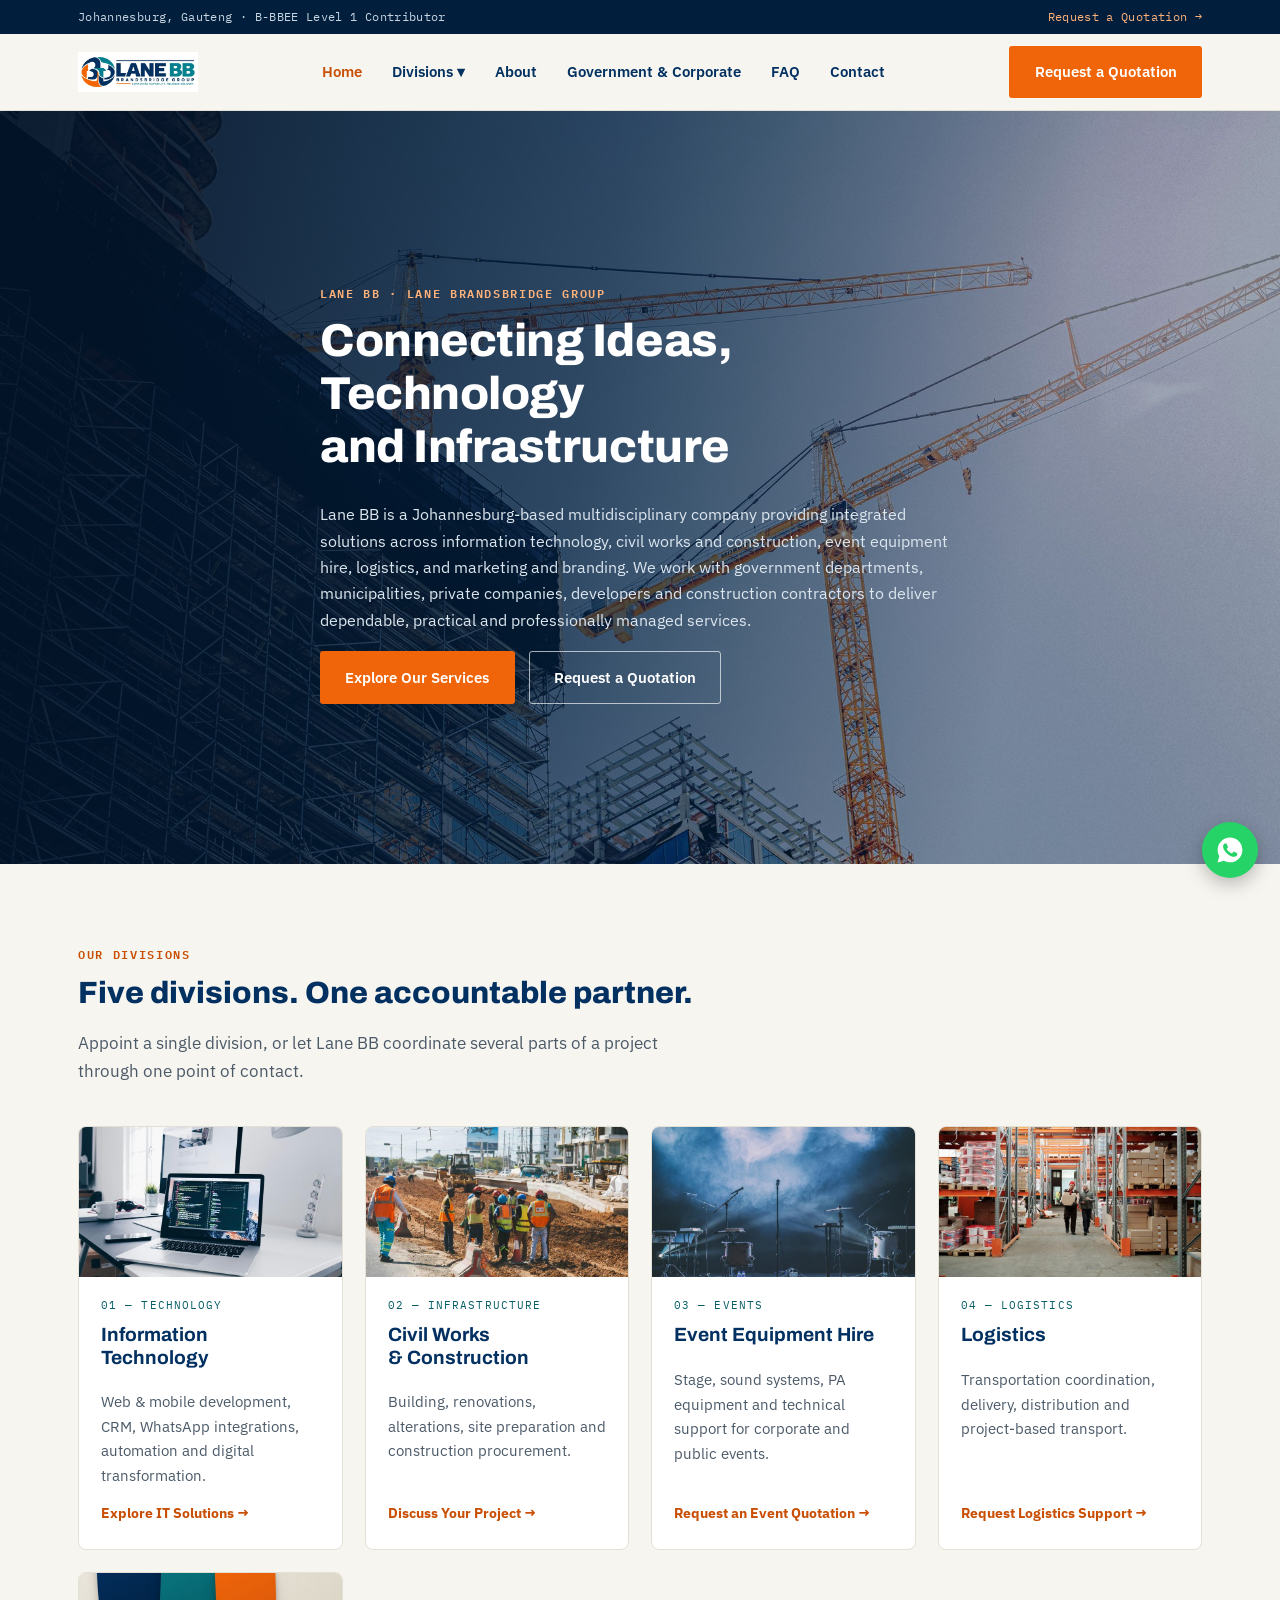
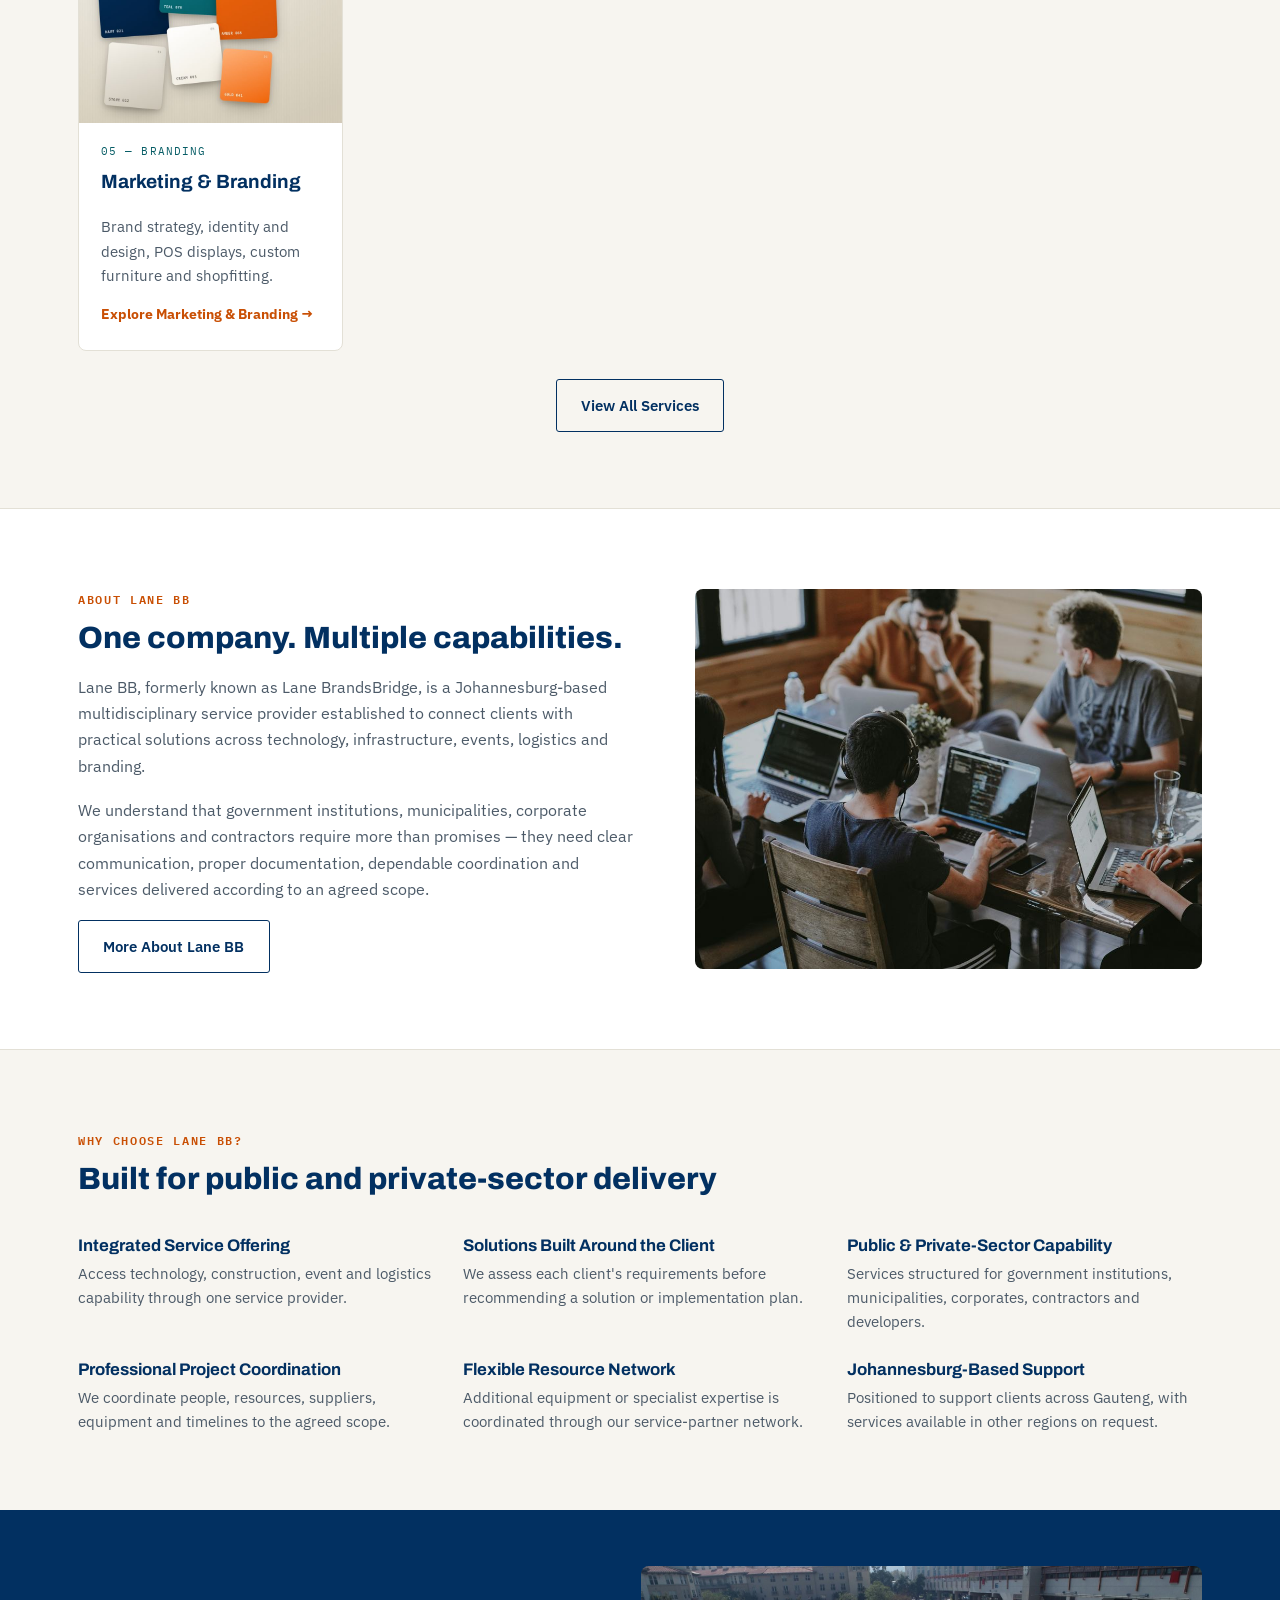
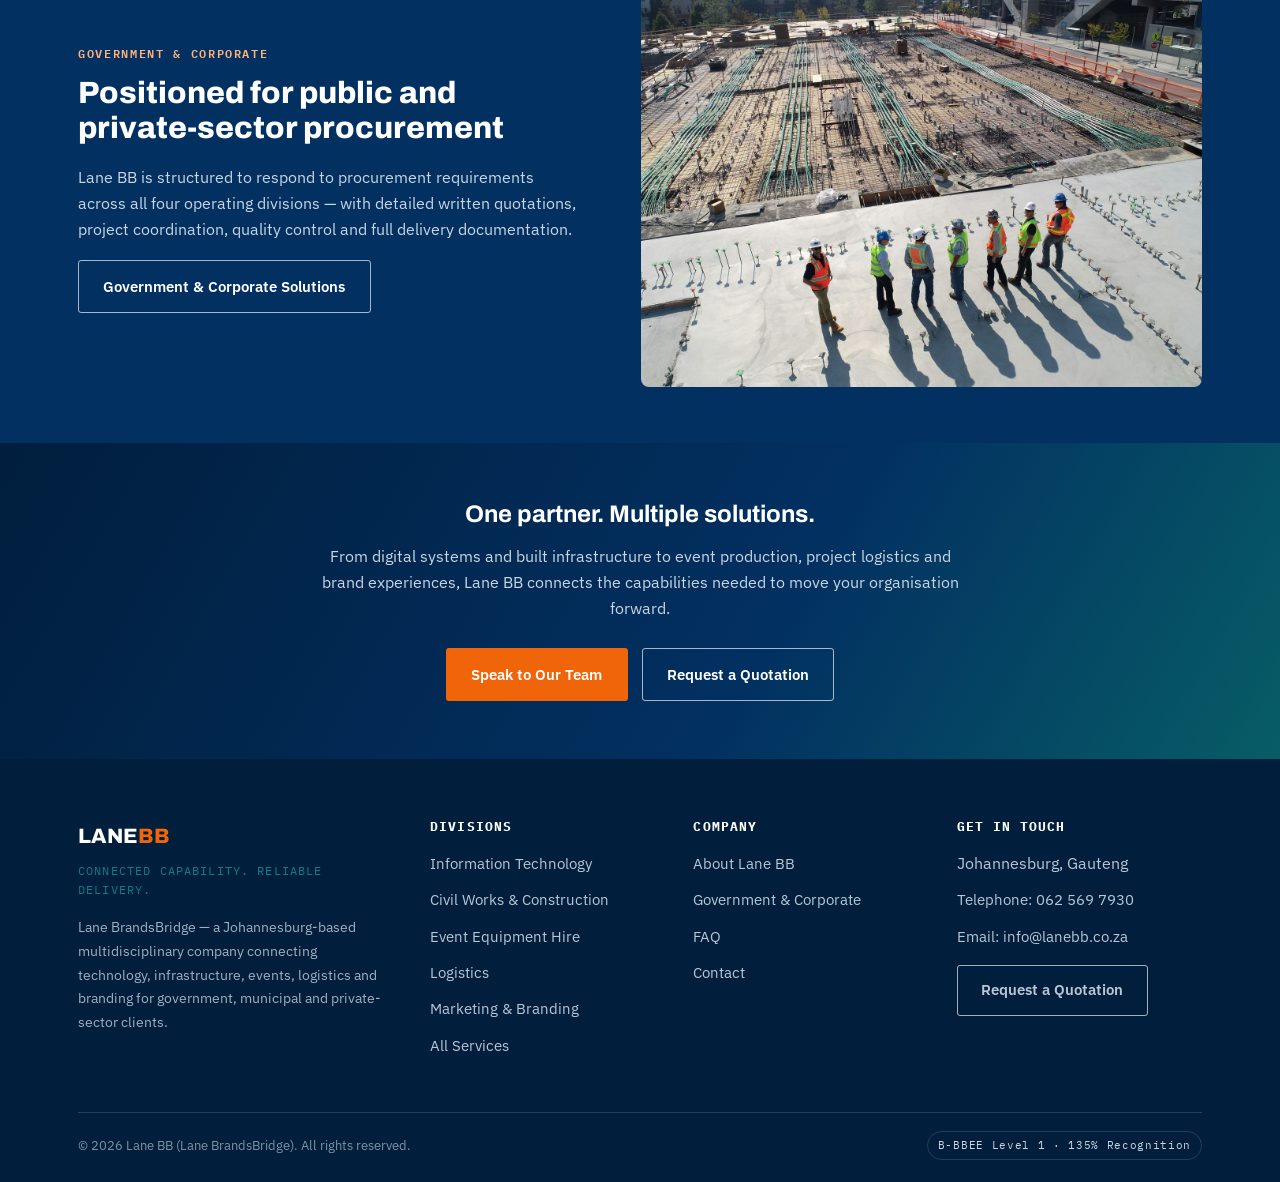
<file: index.html>
<!doctype html>
<html lang="en">
<head>
<meta charset="UTF-8">
<meta name="viewport" content="width=device-width, initial-scale=1.0">
<title>Lane BB — Connecting Ideas, Technology and Infrastructure</title>
<meta name="description" content="Lane BB (Lane BrandsBridge) is a Johannesburg-based multidisciplinary company delivering Information Technology, Civil Works &amp; Construction, Event Equipment Hire, Logistics and Marketing &amp; Branding for government, municipal and private-sector clients.">
<link rel="icon" href="assets/img/favicon.png" type="image/png">
<link rel="preconnect" href="https://fonts.googleapis.com">
<link rel="stylesheet" href="https://fonts.googleapis.com/css2?family=Archivo:wght@700;800;900&family=IBM+Plex+Sans:wght@400;500;600;700&family=IBM+Plex+Mono:wght@500;600&display=swap">
<link rel="stylesheet" href="assets/css/style.css">
</head>
<body>

<header class="site-header">
  <div class="topbar">
    <div class="container">
      <span>Johannesburg, Gauteng · B-BBEE Level 1 Contributor</span>
      <a href="contact/">Request a Quotation →</a>
    </div>
  </div>
  <div class="nav-wrap">
    <a class="brand" href="./"><img src="assets/img/logo.jpg" alt="Lane BB — Lane BrandsBridge Group"></a>
    <input type="checkbox" id="nav-toggle" class="nav-toggle">
    <nav class="main-nav">
      <ul>
        <li><a class="nav-link active" href="./">Home</a></li>
        <li class="has-dropdown">
          <a class="nav-link" href="#">Divisions ▾</a>
          <div class="dropdown">
            <a href="it/">Information Technology<small>Software, CRM, automation</small></a>
            <a href="civil-works/">Civil Works &amp; Construction<small>Building, renovations, site works</small></a>
            <a href="events/">Event Equipment Hire<small>Stage, sound, technical support</small></a>
            <a href="logistics/">Logistics<small>Transport, delivery, coordination</small></a>
            <a href="marketing-branding/">Marketing &amp; Branding<small>Brand, POS, signage, custom furniture</small></a>
            <div class="dropdown-divider"></div>
            <a href="all-services/" class="dropdown-all">View All Services →</a>
          </div>
        </li>
        <li><a class="nav-link" href="about/">About</a></li>
        <li><a class="nav-link" href="government/">Government &amp; Corporate</a></li>
        <li><a class="nav-link" href="faq/">FAQ</a></li>
        <li><a class="nav-link" href="contact/">Contact</a></li>
      </ul>
    </nav>
    <div class="nav-cta">
      <a class="btn btn-primary" href="contact/">Request a Quotation</a>
      <label class="hamburger" for="nav-toggle"><span></span><span></span><span></span></label>
    </div>
  </div>
</header>

<section class="hero hero-full" style="background-image:url('assets/img/hero-home.jpg');">
  <div class="container hero-inner">
    <span class="eyebrow on-dark">Lane BB · Lane BrandsBridge Group</span>
    <h1 class="display">Connecting Ideas, Technology and Infrastructure</h1>
    <p>Lane BB is a Johannesburg-based multidisciplinary company providing integrated solutions across information technology, civil works and construction, event equipment hire, logistics, and marketing and branding. We work with government departments, municipalities, private companies, developers and construction contractors to deliver dependable, practical and professionally managed services.</p>
    <div class="btn-row">
      <a class="btn btn-primary" href="#divisions">Explore Our Services</a>
      <a class="btn btn-outline-light" href="contact/">Request a Quotation</a>
    </div>
  </div>
</section>

<section id="divisions">
  <div class="container">
    <div class="section-head">
      <span class="eyebrow">Our Divisions</span>
      <h2 class="section-title">Five divisions. One accountable partner.</h2>
      <p class="lede">Appoint a single division, or let Lane BB coordinate several parts of a project through one point of contact.</p>
    </div>
    <div class="grid-divisions">
      <a class="division-card" href="it/">
        <div class="thumb"><img src="assets/img/card-it.jpg" alt="Software developer at a workstation"></div>
        <div class="body">
          <span class="tag">01 — Technology</span>
          <h3 class="card-title">Information Technology</h3>
          <p>Web &amp; mobile development, CRM, WhatsApp integrations, automation and digital transformation.</p>
          <span class="go">Explore IT Solutions →</span>
        </div>
      </a>
      <a class="division-card" href="civil-works/">
        <div class="thumb"><img src="assets/img/card-civil.jpg" alt="Civil works crew on a road project"></div>
        <div class="body">
          <span class="tag">02 — Infrastructure</span>
          <h3 class="card-title">Civil Works &amp; Construction</h3>
          <p>Building, renovations, alterations, site preparation and construction procurement.</p>
          <span class="go">Discuss Your Project →</span>
        </div>
      </a>
      <a class="division-card" href="events/">
        <div class="thumb"><img src="assets/img/card-events.jpg" alt="Professional stage and lighting rig"></div>
        <div class="body">
          <span class="tag">03 — Events</span>
          <h3 class="card-title">Event Equipment Hire</h3>
          <p>Stage, sound systems, PA equipment and technical support for corporate and public events.</p>
          <span class="go">Request an Event Quotation →</span>
        </div>
      </a>
      <a class="division-card" href="logistics/">
        <div class="thumb"><img src="assets/img/card-logistics.jpg" alt="Warehouse and distribution logistics"></div>
        <div class="body">
          <span class="tag">04 — Logistics</span>
          <h3 class="card-title">Logistics</h3>
          <p>Transportation coordination, delivery, distribution and project-based transport.</p>
          <span class="go">Request Logistics Support →</span>
        </div>
      </a>
      <a class="division-card" href="marketing-branding/">
        <div class="thumb"><img src="assets/img/card-marketing.jpg" alt="Lane BB brand colour palette and identity system"></div>
        <div class="body">
          <span class="tag">05 — Branding</span>
          <h3 class="card-title">Marketing &amp; Branding</h3>
          <p>Brand strategy, identity and design, POS displays, custom furniture and shopfitting.</p>
          <span class="go">Explore Marketing &amp; Branding →</span>
        </div>
      </a>
    </div>
    <div class="view-all-services">
      <a class="btn btn-outline-dark" href="all-services/">View All Services</a>
    </div>
  </div>
</section>

<section class="section-alt">
  <div class="container">
    <div class="split">
      <div>
        <span class="eyebrow">About Lane BB</span>
        <h2 class="section-title">One company. Multiple capabilities.</h2>
        <p>Lane BB, formerly known as Lane BrandsBridge, is a Johannesburg-based multidisciplinary service provider established to connect clients with practical solutions across technology, infrastructure, events, logistics and branding.</p>
        <p>We understand that government institutions, municipalities, corporate organisations and contractors require more than promises — they need clear communication, proper documentation, dependable coordination and services delivered according to an agreed scope.</p>
        <a class="btn btn-outline-dark" href="about/">More About Lane BB</a>
      </div>
      <div class="split-media"><img src="assets/img/about-secondary.jpg" alt="Lane BB team collaborating in the office"></div>
    </div>
  </div>
</section>

<section>
  <div class="container">
    <div class="section-head">
      <span class="eyebrow">Why Choose Lane BB?</span>
      <h2 class="section-title">Built for public and private-sector delivery</h2>
    </div>
    <div class="why-grid">
      <div class="why-item"><span class="mark"></span><h3>Integrated Service Offering</h3><p>Access technology, construction, event and logistics capability through one service provider.</p></div>
      <div class="why-item"><span class="mark"></span><h3>Solutions Built Around the Client</h3><p>We assess each client's requirements before recommending a solution or implementation plan.</p></div>
      <div class="why-item"><span class="mark"></span><h3>Public &amp; Private-Sector Capability</h3><p>Services structured for government institutions, municipalities, corporates, contractors and developers.</p></div>
      <div class="why-item"><span class="mark"></span><h3>Professional Project Coordination</h3><p>We coordinate people, resources, suppliers, equipment and timelines to the agreed scope.</p></div>
      <div class="why-item"><span class="mark"></span><h3>Flexible Resource Network</h3><p>Additional equipment or specialist expertise is coordinated through our service-partner network.</p></div>
      <div class="why-item"><span class="mark"></span><h3>Johannesburg-Based Support</h3><p>Positioned to support clients across Gauteng, with services available in other regions on request.</p></div>
    </div>
  </div>
</section>

<section class="section-navy tight">
  <div class="container split reverse">
    <div class="split-media"><img src="assets/img/government-hero.jpg" alt="Coordinated workforce on a large infrastructure project"></div>
    <div>
      <span class="eyebrow on-dark">Government &amp; Corporate</span>
      <h2 class="section-title">Positioned for public and private-sector procurement</h2>
      <p>Lane BB is structured to respond to procurement requirements across all four operating divisions — with detailed written quotations, project coordination, quality control and full delivery documentation.</p>
      <a class="btn btn-outline-light" href="government/">Government &amp; Corporate Solutions</a>
    </div>
  </div>
</section>

<section class="cta-band">
  <div class="container narrow center">
    <h2>One partner. Multiple solutions.</h2>
    <p>From digital systems and built infrastructure to event production, project logistics and brand experiences, Lane BB connects the capabilities needed to move your organisation forward.</p>
    <div class="btn-row">
      <a class="btn btn-primary" href="contact/">Speak to Our Team</a>
      <a class="btn btn-outline-light" href="contact/">Request a Quotation</a>
    </div>
  </div>
</section>

<footer class="site-footer">
  <div class="container">
    <div class="footer-grid">
      <div class="footer-brand">
        <div class="wordmark">LANE<span>BB</span></div>
        <div class="tagline">Connected Capability. Reliable Delivery.</div>
        <p>Lane BrandsBridge — a Johannesburg-based multidisciplinary company connecting technology, infrastructure, events, logistics and branding for government, municipal and private-sector clients.</p>
      </div>
      <div>
        <h4>Divisions</h4>
        <ul>
          <li><a href="it/">Information Technology</a></li>
          <li><a href="civil-works/">Civil Works &amp; Construction</a></li>
          <li><a href="events/">Event Equipment Hire</a></li>
          <li><a href="logistics/">Logistics</a></li>
          <li><a href="marketing-branding/">Marketing &amp; Branding</a></li>
          <li><a href="all-services/">All Services</a></li>
        </ul>
      </div>
      <div>
        <h4>Company</h4>
        <ul>
          <li><a href="about/">About Lane BB</a></li>
          <li><a href="government/">Government &amp; Corporate</a></li>
          <li><a href="faq/">FAQ</a></li>
          <li><a href="contact/">Contact</a></li>
        </ul>
      </div>
      <div>
        <h4>Get In Touch</h4>
        <ul>
          <li>Johannesburg, Gauteng</li>
          <li><a href="tel:+27625697930" style="color:inherit;">Telephone: 062 569 7930</a></li>
          <li><a href="mailto:info@lanebb.co.za" style="color:inherit;">Email: info@lanebb.co.za</a></li>
        </ul>
        <a class="btn btn-outline-light" href="contact/" style="margin-top:6px;">Request a Quotation</a>
      </div>
    </div>
    <div class="footer-bottom">
      <span>© <span data-year></span> Lane BB (Lane BrandsBridge). All rights reserved.</span>
      <span class="badge">B-BBEE Level 1 · 135% Recognition</span>
    </div>
  </div>
</footer>
<script src="assets/js/main.js"></script>
<a class="whatsapp-float" href="https://wa.me/27625697930?text=Hi%2C%20I%27d%20like%20a%20quotation%20from%20Lane%20BB" target="_blank" rel="noopener" aria-label="Chat with Lane BB on WhatsApp">
  <svg viewBox="0 0 24 24" fill="#fff"><path d="M12.04 2C6.58 2 2.13 6.45 2.13 11.91c0 1.75.46 3.46 1.32 4.96L2.05 22l5.25-1.38c1.44.79 3.06 1.2 4.72 1.2h.01c5.46 0 9.91-4.45 9.91-9.91S17.5 2 12.04 2zm5.79 14.02c-.24.68-1.4 1.32-1.93 1.4-.49.08-1.11.11-1.79-.11-.41-.13-.94-.31-1.62-.6-2.85-1.23-4.71-4.11-4.85-4.3-.14-.19-1.16-1.55-1.16-2.96s.73-2.1.99-2.39c.26-.28.57-.35.76-.35.19 0 .38 0 .55.01.18.01.41-.07.64.49.24.57.81 1.98.88 2.12.07.14.12.31.02.5-.09.19-.14.31-.28.48-.14.17-.29.37-.42.5-.14.14-.28.29-.12.57.16.28.71 1.17 1.53 1.9 1.05.94 1.94 1.23 2.22 1.37.28.14.44.12.61-.07.16-.19.7-.81.88-1.09.19-.28.37-.23.62-.14.26.09 1.63.77 1.91.91.28.14.47.21.53.33.07.12.07.68-.17 1.36z"/></svg>
</a>
</body>
</html>
</file>
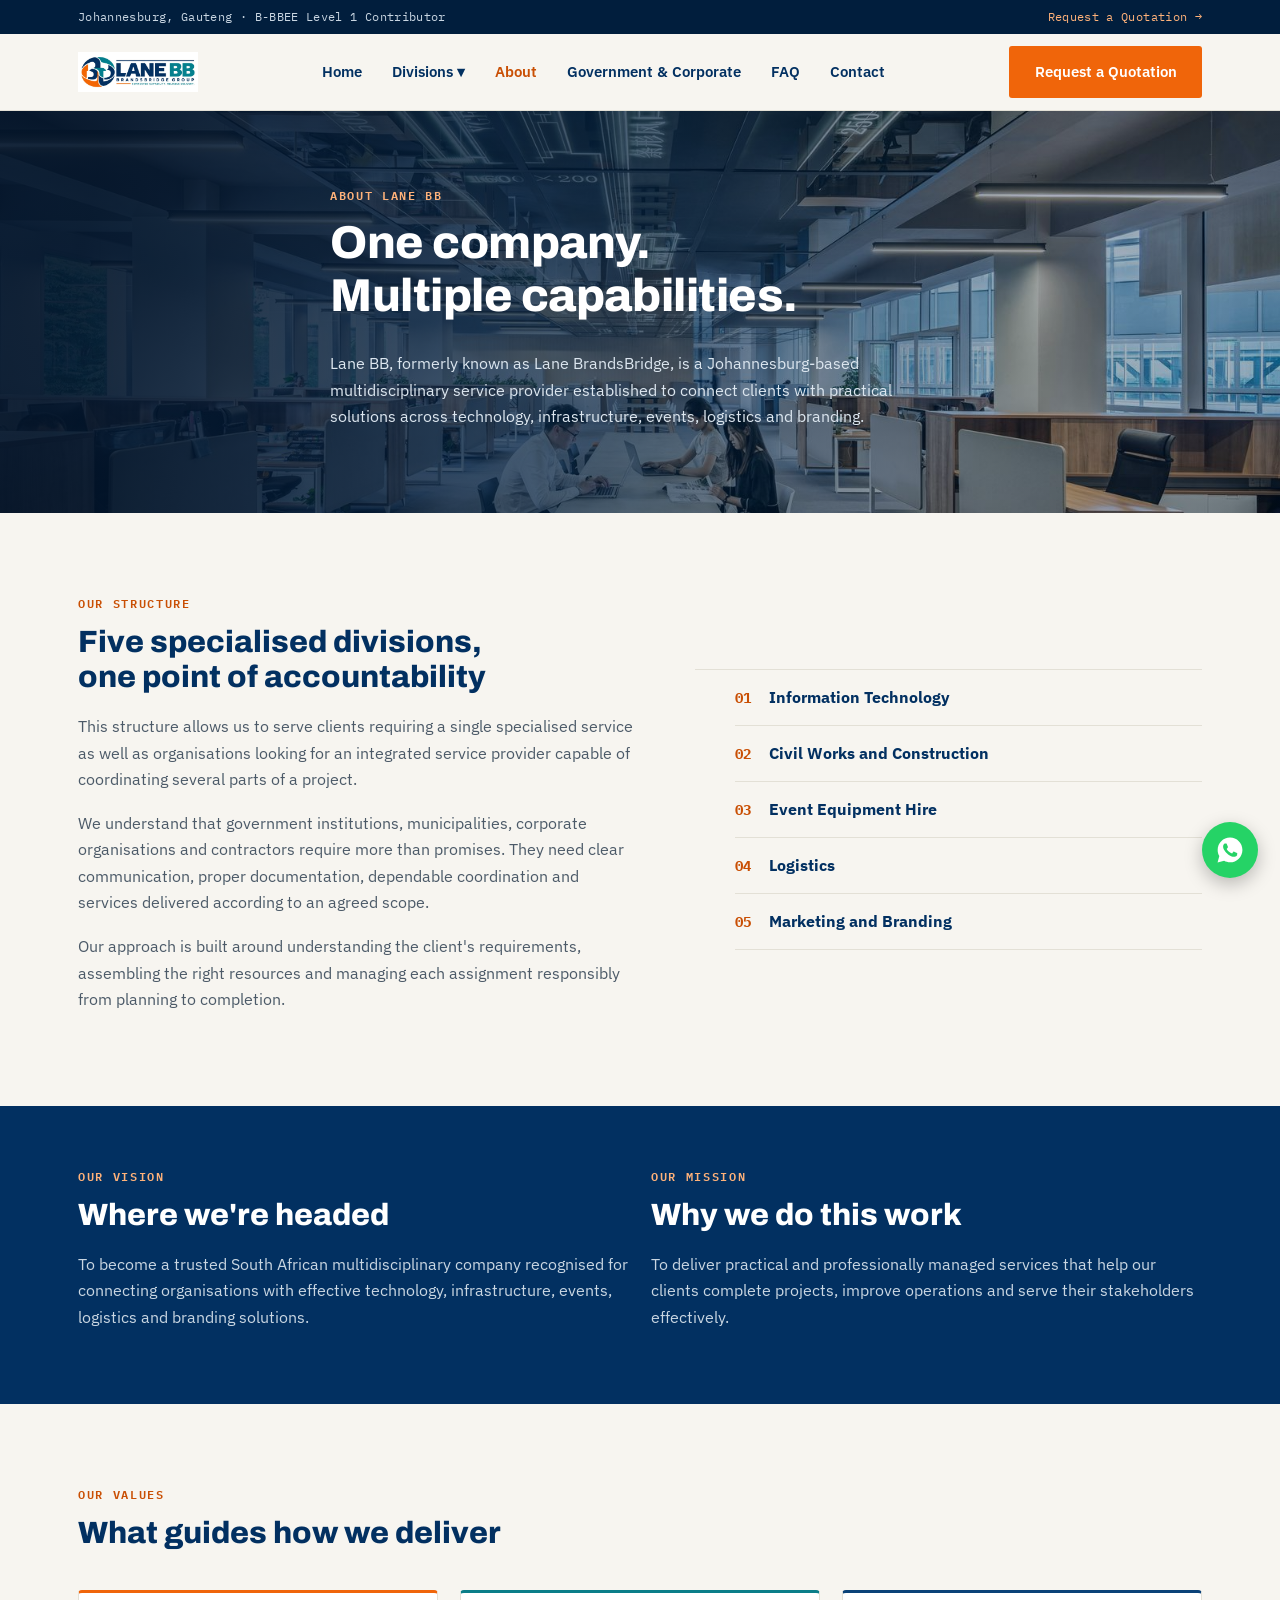
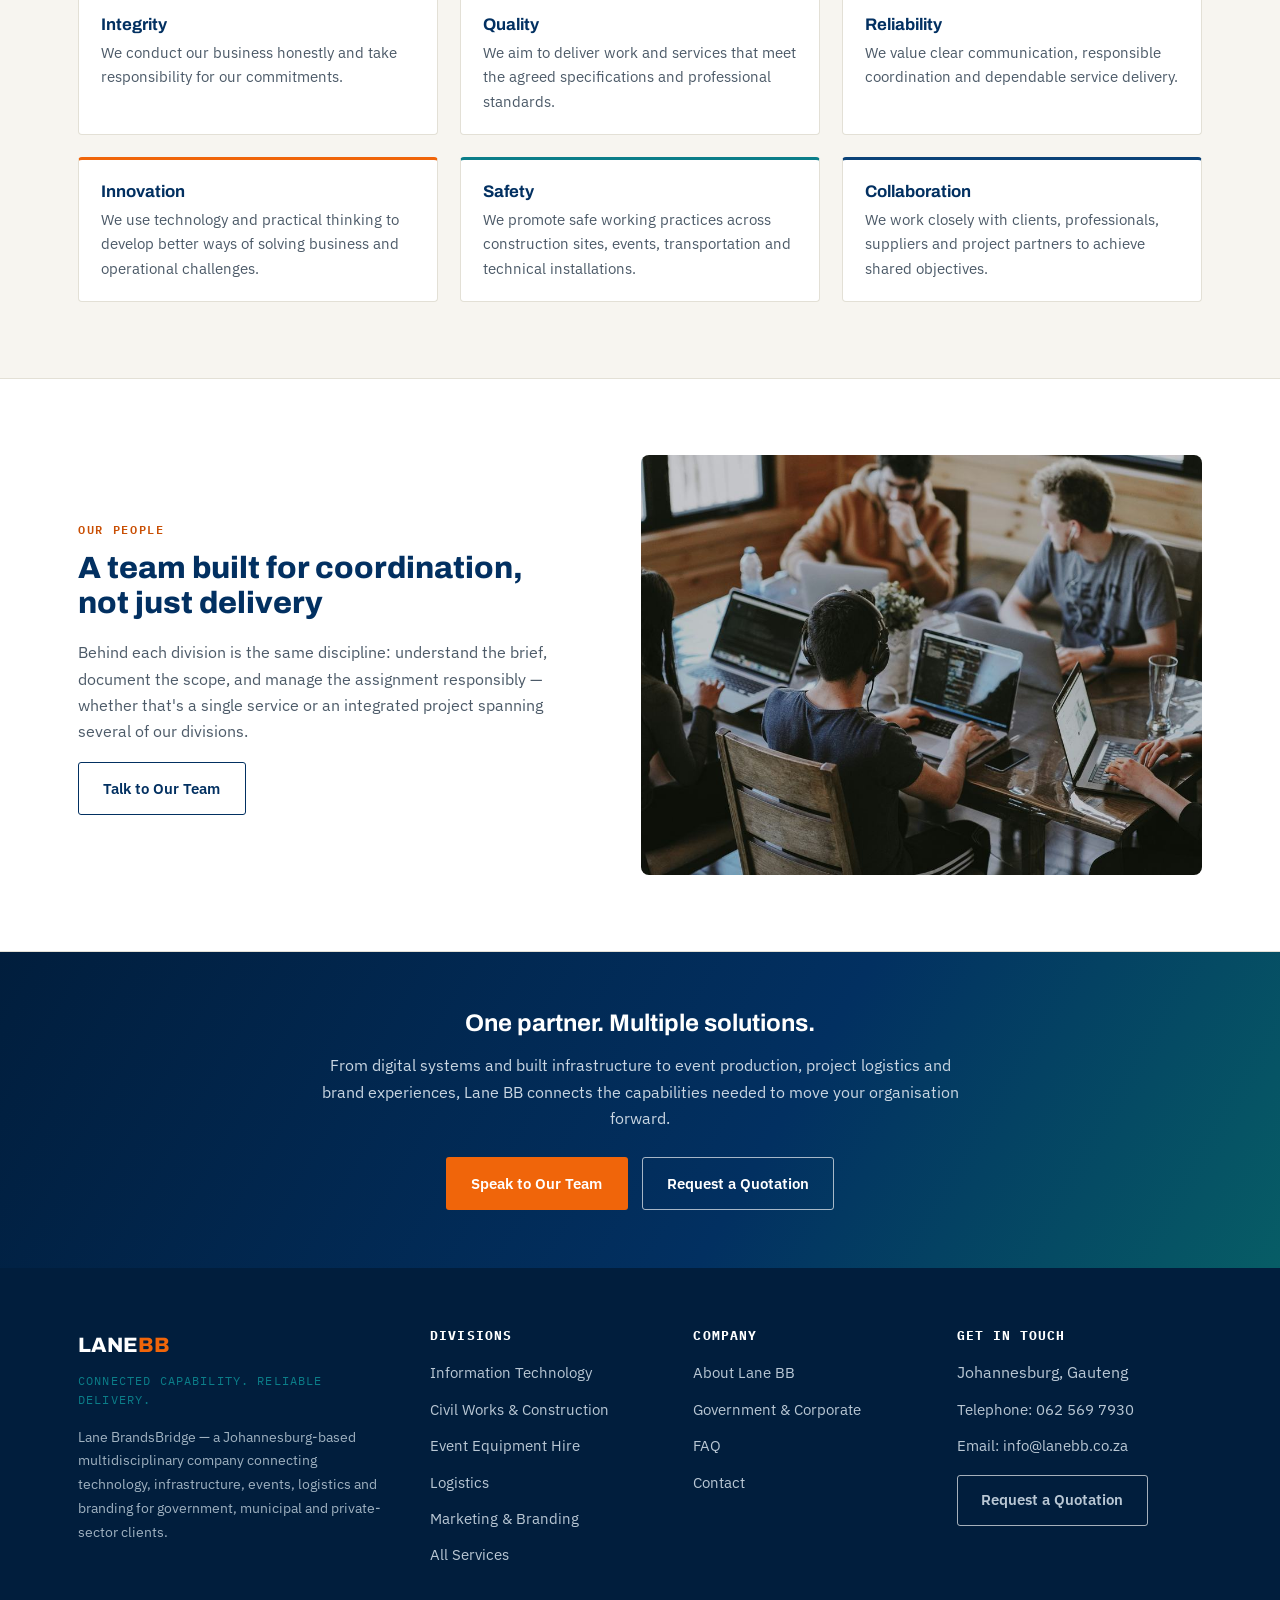
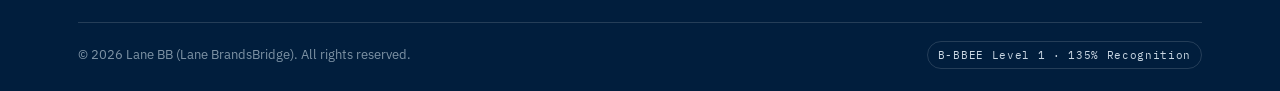
<file: about/index.html>
<!doctype html>
<html lang="en">
<head>
<meta charset="UTF-8">
<meta name="viewport" content="width=device-width, initial-scale=1.0">
<title>About Lane BB — One Company, Multiple Capabilities</title>
<meta name="description" content="Lane BB (Lane BrandsBridge) is a Johannesburg-based multidisciplinary company operating through five divisions. Our vision, mission, values and approach to project delivery.">
<link rel="icon" href="../assets/img/favicon.png" type="image/png">
<link rel="preconnect" href="https://fonts.googleapis.com">
<link rel="stylesheet" href="https://fonts.googleapis.com/css2?family=Archivo:wght@700;800;900&family=IBM+Plex+Sans:wght@400;500;600;700&family=IBM+Plex+Mono:wght@500;600&display=swap">
<link rel="stylesheet" href="../assets/css/style.css">
</head>
<body>

<header class="site-header">
  <div class="topbar">
    <div class="container">
      <span>Johannesburg, Gauteng · B-BBEE Level 1 Contributor</span>
      <a href="../contact/">Request a Quotation →</a>
    </div>
  </div>
  <div class="nav-wrap">
    <a class="brand" href="../"><img src="../assets/img/logo.jpg" alt="Lane BB — Lane BrandsBridge Group"></a>
    <input type="checkbox" id="nav-toggle" class="nav-toggle">
    <nav class="main-nav">
      <ul>
        <li><a class="nav-link" href="../">Home</a></li>
        <li class="has-dropdown">
          <a class="nav-link" href="#">Divisions ▾</a>
          <div class="dropdown">
            <a href="../it/">Information Technology<small>Software, CRM, automation</small></a>
            <a href="../civil-works/">Civil Works &amp; Construction<small>Building, renovations, site works</small></a>
            <a href="../events/">Event Equipment Hire<small>Stage, sound, technical support</small></a>
            <a href="../logistics/">Logistics<small>Transport, delivery, coordination</small></a>
            <a href="../marketing-branding/">Marketing &amp; Branding<small>Brand, POS, signage, custom furniture</small></a>
            <div class="dropdown-divider"></div>
            <a href="../all-services/" class="dropdown-all">View All Services →</a>
          </div>
        </li>
        <li><a class="nav-link active" href="../about/">About</a></li>
        <li><a class="nav-link" href="../government/">Government &amp; Corporate</a></li>
        <li><a class="nav-link" href="../faq/">FAQ</a></li>
        <li><a class="nav-link" href="../contact/">Contact</a></li>
      </ul>
    </nav>
    <div class="nav-cta">
      <a class="btn btn-primary" href="../contact/">Request a Quotation</a>
      <label class="hamburger" for="nav-toggle"><span></span><span></span><span></span></label>
    </div>
  </div>
</header>

<section class="hero hero-band" style="background-image:url('../assets/img/about-hero.jpg');">
  <div class="container hero-inner">
    <span class="eyebrow on-dark">About Lane BB</span>
    <h1 class="display">One company. Multiple capabilities.</h1>
    <p>Lane BB, formerly known as Lane BrandsBridge, is a Johannesburg-based multidisciplinary service provider established to connect clients with practical solutions across technology, infrastructure, events, logistics and branding.</p>
  </div>
</section>

<section>
  <div class="container split">
    <div>
      <span class="eyebrow">Our Structure</span>
      <h2 class="section-title">Five specialised divisions, one point of accountability</h2>
      <p>This structure allows us to serve clients requiring a single specialised service as well as organisations looking for an integrated service provider capable of coordinating several parts of a project.</p>
      <p>We understand that government institutions, municipalities, corporate organisations and contractors require more than promises. They need clear communication, proper documentation, dependable coordination and services delivered according to an agreed scope.</p>
      <p>Our approach is built around understanding the client's requirements, assembling the right resources and managing each assignment responsibly from planning to completion.</p>
    </div>
    <div>
      <ol class="numbered-list">
        <li><span class="n">01</span> Information Technology</li>
        <li><span class="n">02</span> Civil Works and Construction</li>
        <li><span class="n">03</span> Event Equipment Hire</li>
        <li><span class="n">04</span> Logistics</li>
        <li><span class="n">05</span> Marketing and Branding</li>
      </ol>
    </div>
  </div>
</section>

<section class="section-navy tight">
  <div class="container grid-2">
    <div>
      <span class="eyebrow on-dark">Our Vision</span>
      <h2 class="section-title">Where we're headed</h2>
      <p>To become a trusted South African multidisciplinary company recognised for connecting organisations with effective technology, infrastructure, events, logistics and branding solutions.</p>
    </div>
    <div>
      <span class="eyebrow on-dark">Our Mission</span>
      <h2 class="section-title">Why we do this work</h2>
      <p>To deliver practical and professionally managed services that help our clients complete projects, improve operations and serve their stakeholders effectively.</p>
    </div>
  </div>
</section>

<section>
  <div class="container">
    <div class="section-head">
      <span class="eyebrow">Our Values</span>
      <h2 class="section-title">What guides how we deliver</h2>
    </div>
    <div class="grid-3">
      <div class="value-card" style="--accent:var(--orange)"><h3>Integrity</h3><p>We conduct our business honestly and take responsibility for our commitments.</p></div>
      <div class="value-card" style="--accent:var(--teal)"><h3>Quality</h3><p>We aim to deliver work and services that meet the agreed specifications and professional standards.</p></div>
      <div class="value-card" style="--accent:var(--navy-mid)"><h3>Reliability</h3><p>We value clear communication, responsible coordination and dependable service delivery.</p></div>
      <div class="value-card" style="--accent:var(--orange)"><h3>Innovation</h3><p>We use technology and practical thinking to develop better ways of solving business and operational challenges.</p></div>
      <div class="value-card" style="--accent:var(--teal)"><h3>Safety</h3><p>We promote safe working practices across construction sites, events, transportation and technical installations.</p></div>
      <div class="value-card" style="--accent:var(--navy-mid)"><h3>Collaboration</h3><p>We work closely with clients, professionals, suppliers and project partners to achieve shared objectives.</p></div>
    </div>
  </div>
</section>

<section class="section-alt">
  <div class="container">
    <div class="split reverse">
      <div class="split-media"><img src="../assets/img/about-secondary.jpg" alt="Lane BB team in discussion around a table"></div>
      <div>
        <span class="eyebrow">Our People</span>
        <h2 class="section-title">A team built for coordination, not just delivery</h2>
        <p>Behind each division is the same discipline: understand the brief, document the scope, and manage the assignment responsibly — whether that's a single service or an integrated project spanning several of our divisions.</p>
        <a class="btn btn-outline-dark" href="../contact/">Talk to Our Team</a>
      </div>
    </div>
  </div>
</section>

<section class="cta-band">
  <div class="container narrow center">
    <h2>One partner. Multiple solutions.</h2>
    <p>From digital systems and built infrastructure to event production, project logistics and brand experiences, Lane BB connects the capabilities needed to move your organisation forward.</p>
    <div class="btn-row">
      <a class="btn btn-primary" href="../contact/">Speak to Our Team</a>
      <a class="btn btn-outline-light" href="../contact/">Request a Quotation</a>
    </div>
  </div>
</section>

<footer class="site-footer">
  <div class="container">
    <div class="footer-grid">
      <div class="footer-brand">
        <div class="wordmark">LANE<span>BB</span></div>
        <div class="tagline">Connected Capability. Reliable Delivery.</div>
        <p>Lane BrandsBridge — a Johannesburg-based multidisciplinary company connecting technology, infrastructure, events, logistics and branding for government, municipal and private-sector clients.</p>
      </div>
      <div>
        <h4>Divisions</h4>
        <ul>
          <li><a href="../it/">Information Technology</a></li>
          <li><a href="../civil-works/">Civil Works &amp; Construction</a></li>
          <li><a href="../events/">Event Equipment Hire</a></li>
          <li><a href="../logistics/">Logistics</a></li>
          <li><a href="../marketing-branding/">Marketing &amp; Branding</a></li>
          <li><a href="../all-services/">All Services</a></li>
        </ul>
      </div>
      <div>
        <h4>Company</h4>
        <ul>
          <li><a href="../about/">About Lane BB</a></li>
          <li><a href="../government/">Government &amp; Corporate</a></li>
          <li><a href="../faq/">FAQ</a></li>
          <li><a href="../contact/">Contact</a></li>
        </ul>
      </div>
      <div>
        <h4>Get In Touch</h4>
        <ul>
          <li>Johannesburg, Gauteng</li>
          <li><a href="tel:+27625697930" style="color:inherit;">Telephone: 062 569 7930</a></li>
          <li><a href="mailto:info@lanebb.co.za" style="color:inherit;">Email: info@lanebb.co.za</a></li>
        </ul>
        <a class="btn btn-outline-light" href="../contact/" style="margin-top:6px;">Request a Quotation</a>
      </div>
    </div>
    <div class="footer-bottom">
      <span>© <span data-year></span> Lane BB (Lane BrandsBridge). All rights reserved.</span>
      <span class="badge">B-BBEE Level 1 · 135% Recognition</span>
    </div>
  </div>
</footer>
<script src="../assets/js/main.js"></script>
<a class="whatsapp-float" href="https://wa.me/27625697930?text=Hi%2C%20I%27d%20like%20a%20quotation%20from%20Lane%20BB" target="_blank" rel="noopener" aria-label="Chat with Lane BB on WhatsApp">
  <svg viewBox="0 0 24 24" fill="#fff"><path d="M12.04 2C6.58 2 2.13 6.45 2.13 11.91c0 1.75.46 3.46 1.32 4.96L2.05 22l5.25-1.38c1.44.79 3.06 1.2 4.72 1.2h.01c5.46 0 9.91-4.45 9.91-9.91S17.5 2 12.04 2zm5.79 14.02c-.24.68-1.4 1.32-1.93 1.4-.49.08-1.11.11-1.79-.11-.41-.13-.94-.31-1.62-.6-2.85-1.23-4.71-4.11-4.85-4.3-.14-.19-1.16-1.55-1.16-2.96s.73-2.1.99-2.39c.26-.28.57-.35.76-.35.19 0 .38 0 .55.01.18.01.41-.07.64.49.24.57.81 1.98.88 2.12.07.14.12.31.02.5-.09.19-.14.31-.28.48-.14.17-.29.37-.42.5-.14.14-.28.29-.12.57.16.28.71 1.17 1.53 1.9 1.05.94 1.94 1.23 2.22 1.37.28.14.44.12.61-.07.16-.19.7-.81.88-1.09.19-.28.37-.23.62-.14.26.09 1.63.77 1.91.91.28.14.47.21.53.33.07.12.07.68-.17 1.36z"/></svg>
</a>
</body>
</html>
</file>
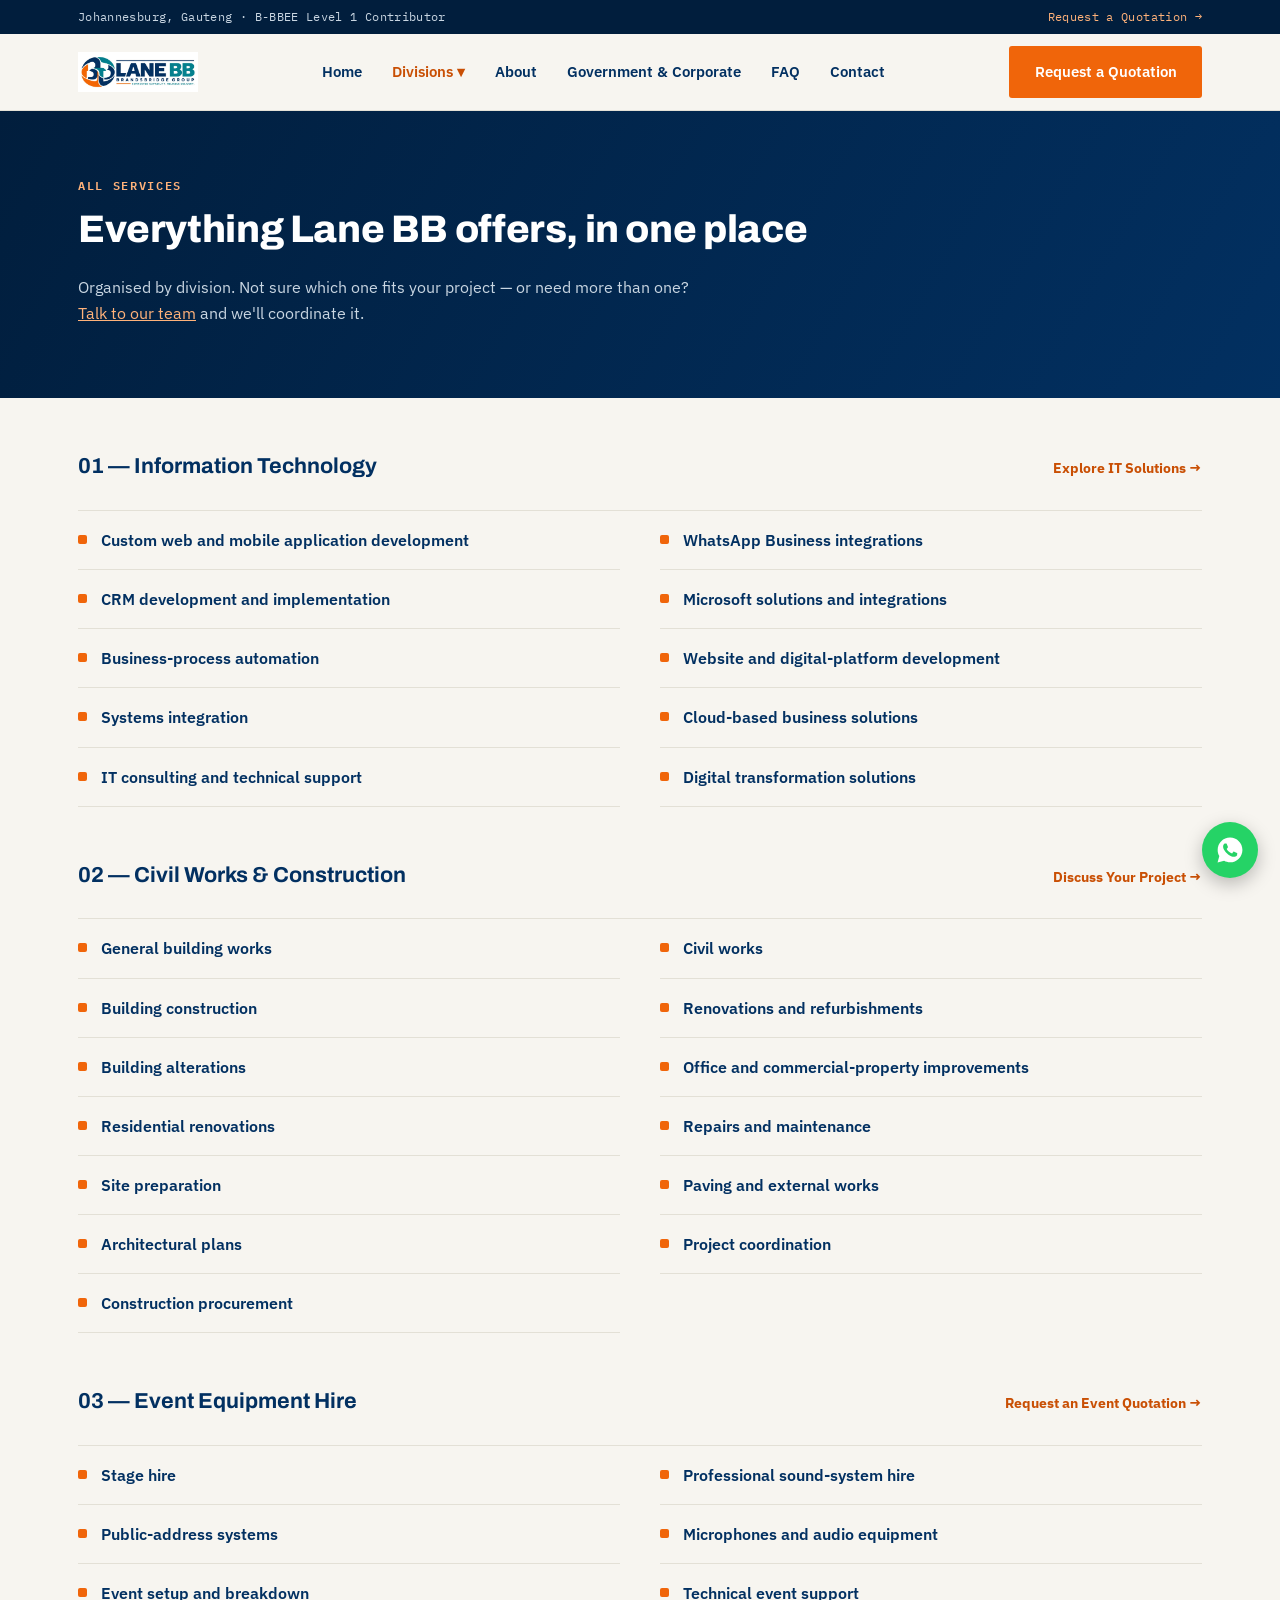
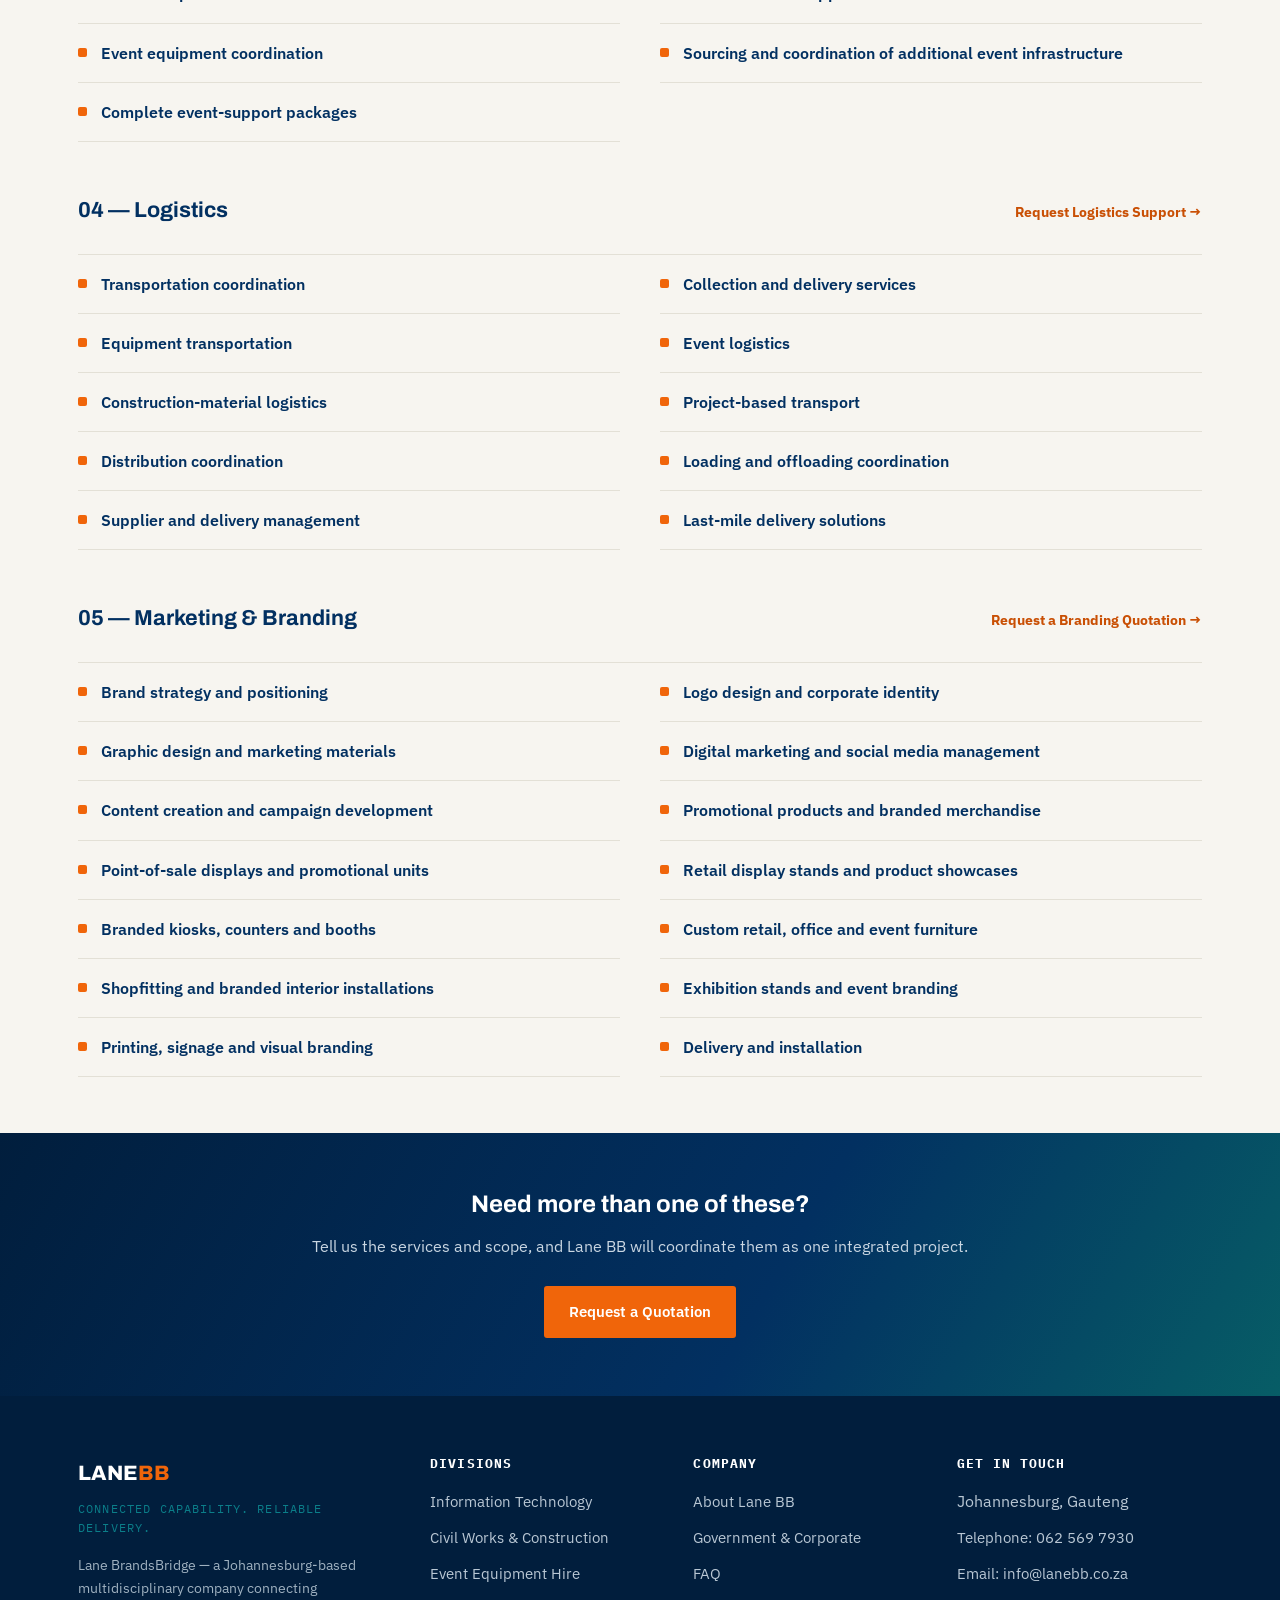
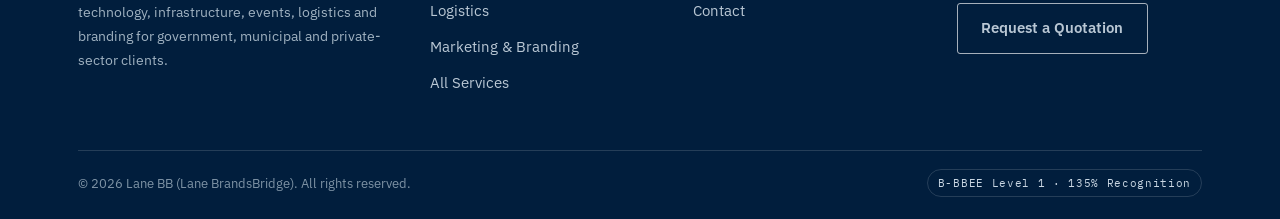
<file: all-services/index.html>
<!doctype html>
<html lang="en">
<head>
<meta charset="UTF-8">
<meta name="viewport" content="width=device-width, initial-scale=1.0">
<title>All Services — Lane BB</title>
<meta name="description" content="Every service Lane BB offers across Information Technology, Civil Works & Construction, Event Equipment Hire, Logistics and Marketing & Branding, in one place.">
<link rel="icon" href="../assets/img/favicon.png" type="image/png">
<link rel="preconnect" href="https://fonts.googleapis.com">
<link rel="stylesheet" href="https://fonts.googleapis.com/css2?family=Archivo:wght@700;800;900&family=IBM+Plex+Sans:wght@400;500;600;700&family=IBM+Plex+Mono:wght@500;600&display=swap">
<link rel="stylesheet" href="../assets/css/style.css">
</head>
<body>

<header class="site-header">
  <div class="topbar">
    <div class="container">
      <span>Johannesburg, Gauteng · B-BBEE Level 1 Contributor</span>
      <a href="../contact/">Request a Quotation →</a>
    </div>
  </div>
  <div class="nav-wrap">
    <a class="brand" href="../"><img src="../assets/img/logo.jpg" alt="Lane BB — Lane BrandsBridge Group"></a>
    <input type="checkbox" id="nav-toggle" class="nav-toggle">
    <nav class="main-nav">
      <ul>
        <li><a class="nav-link" href="../">Home</a></li>
        <li class="has-dropdown open">
          <a class="nav-link active" href="#">Divisions ▾</a>
          <div class="dropdown">
            <a href="../it/">Information Technology<small>Software, CRM, automation</small></a>
            <a href="../civil-works/">Civil Works &amp; Construction<small>Building, renovations, site works</small></a>
            <a href="../events/">Event Equipment Hire<small>Stage, sound, technical support</small></a>
            <a href="../logistics/">Logistics<small>Transport, delivery, coordination</small></a>
            <a href="../marketing-branding/">Marketing &amp; Branding<small>Brand, POS, signage, custom furniture</small></a>
            <div class="dropdown-divider"></div>
            <a href="../all-services/" class="dropdown-all">View All Services →</a>
          </div>
        </li>
        <li><a class="nav-link" href="../about/">About</a></li>
        <li><a class="nav-link" href="../government/">Government &amp; Corporate</a></li>
        <li><a class="nav-link" href="../faq/">FAQ</a></li>
        <li><a class="nav-link" href="../contact/">Contact</a></li>
      </ul>
    </nav>
    <div class="nav-cta">
      <a class="btn btn-primary" href="../contact/">Request a Quotation</a>
      <label class="hamburger" for="nav-toggle"><span></span><span></span><span></span></label>
    </div>
  </div>
</header>

<section class="banner">
  <div class="container">
    <span class="eyebrow on-dark">All Services</span>
    <h1 class="display" style="font-size:clamp(1.9rem,3vw,2.6rem);">Everything Lane BB offers, in one place</h1>
    <p class="mt-0" style="max-width:62ch;">Organised by division. Not sure which one fits your project — or need more than one? <a href="../contact/" style="color:#FFB27A; text-decoration:underline;">Talk to our team</a> and we'll coordinate it.</p>
  </div>
</section>

<section class="tight">
  <div class="container">

    <div class="services-index-block">
      <div class="services-index-head">
        <h2>01 — Information Technology</h2>
        <a href="../it/">Explore IT Solutions →</a>
      </div>
      <div class="service-grid">
        <div class="service-item"><span class="mark"></span><span>Custom web and mobile application development</span></div>
        <div class="service-item"><span class="mark"></span><span>WhatsApp Business integrations</span></div>
        <div class="service-item"><span class="mark"></span><span>CRM development and implementation</span></div>
        <div class="service-item"><span class="mark"></span><span>Microsoft solutions and integrations</span></div>
        <div class="service-item"><span class="mark"></span><span>Business-process automation</span></div>
        <div class="service-item"><span class="mark"></span><span>Website and digital-platform development</span></div>
        <div class="service-item"><span class="mark"></span><span>Systems integration</span></div>
        <div class="service-item"><span class="mark"></span><span>Cloud-based business solutions</span></div>
        <div class="service-item"><span class="mark"></span><span>IT consulting and technical support</span></div>
        <div class="service-item"><span class="mark"></span><span>Digital transformation solutions</span></div>
      </div>
    </div>

    <div class="services-index-block">
      <div class="services-index-head">
        <h2>02 — Civil Works &amp; Construction</h2>
        <a href="../civil-works/">Discuss Your Project →</a>
      </div>
      <div class="service-grid">
        <div class="service-item"><span class="mark"></span><span>General building works</span></div>
        <div class="service-item"><span class="mark"></span><span>Civil works</span></div>
        <div class="service-item"><span class="mark"></span><span>Building construction</span></div>
        <div class="service-item"><span class="mark"></span><span>Renovations and refurbishments</span></div>
        <div class="service-item"><span class="mark"></span><span>Building alterations</span></div>
        <div class="service-item"><span class="mark"></span><span>Office and commercial-property improvements</span></div>
        <div class="service-item"><span class="mark"></span><span>Residential renovations</span></div>
        <div class="service-item"><span class="mark"></span><span>Repairs and maintenance</span></div>
        <div class="service-item"><span class="mark"></span><span>Site preparation</span></div>
        <div class="service-item"><span class="mark"></span><span>Paving and external works</span></div>
        <div class="service-item"><span class="mark"></span><span>Architectural plans</span></div>
        <div class="service-item"><span class="mark"></span><span>Project coordination</span></div>
        <div class="service-item"><span class="mark"></span><span>Construction procurement</span></div>
      </div>
    </div>

    <div class="services-index-block">
      <div class="services-index-head">
        <h2>03 — Event Equipment Hire</h2>
        <a href="../events/">Request an Event Quotation →</a>
      </div>
      <div class="service-grid">
        <div class="service-item"><span class="mark"></span><span>Stage hire</span></div>
        <div class="service-item"><span class="mark"></span><span>Professional sound-system hire</span></div>
        <div class="service-item"><span class="mark"></span><span>Public-address systems</span></div>
        <div class="service-item"><span class="mark"></span><span>Microphones and audio equipment</span></div>
        <div class="service-item"><span class="mark"></span><span>Event setup and breakdown</span></div>
        <div class="service-item"><span class="mark"></span><span>Technical event support</span></div>
        <div class="service-item"><span class="mark"></span><span>Event equipment coordination</span></div>
        <div class="service-item"><span class="mark"></span><span>Sourcing and coordination of additional event infrastructure</span></div>
        <div class="service-item"><span class="mark"></span><span>Complete event-support packages</span></div>
      </div>
    </div>

    <div class="services-index-block">
      <div class="services-index-head">
        <h2>04 — Logistics</h2>
        <a href="../logistics/">Request Logistics Support →</a>
      </div>
      <div class="service-grid">
        <div class="service-item"><span class="mark"></span><span>Transportation coordination</span></div>
        <div class="service-item"><span class="mark"></span><span>Collection and delivery services</span></div>
        <div class="service-item"><span class="mark"></span><span>Equipment transportation</span></div>
        <div class="service-item"><span class="mark"></span><span>Event logistics</span></div>
        <div class="service-item"><span class="mark"></span><span>Construction-material logistics</span></div>
        <div class="service-item"><span class="mark"></span><span>Project-based transport</span></div>
        <div class="service-item"><span class="mark"></span><span>Distribution coordination</span></div>
        <div class="service-item"><span class="mark"></span><span>Loading and offloading coordination</span></div>
        <div class="service-item"><span class="mark"></span><span>Supplier and delivery management</span></div>
        <div class="service-item"><span class="mark"></span><span>Last-mile delivery solutions</span></div>
      </div>
    </div>

    <div class="services-index-block">
      <div class="services-index-head">
        <h2>05 — Marketing &amp; Branding</h2>
        <a href="../marketing-branding/">Request a Branding Quotation →</a>
      </div>
      <div class="service-grid">
        <div class="service-item"><span class="mark"></span><span>Brand strategy and positioning</span></div>
        <div class="service-item"><span class="mark"></span><span>Logo design and corporate identity</span></div>
        <div class="service-item"><span class="mark"></span><span>Graphic design and marketing materials</span></div>
        <div class="service-item"><span class="mark"></span><span>Digital marketing and social media management</span></div>
        <div class="service-item"><span class="mark"></span><span>Content creation and campaign development</span></div>
        <div class="service-item"><span class="mark"></span><span>Promotional products and branded merchandise</span></div>
        <div class="service-item"><span class="mark"></span><span>Point-of-sale displays and promotional units</span></div>
        <div class="service-item"><span class="mark"></span><span>Retail display stands and product showcases</span></div>
        <div class="service-item"><span class="mark"></span><span>Branded kiosks, counters and booths</span></div>
        <div class="service-item"><span class="mark"></span><span>Custom retail, office and event furniture</span></div>
        <div class="service-item"><span class="mark"></span><span>Shopfitting and branded interior installations</span></div>
        <div class="service-item"><span class="mark"></span><span>Exhibition stands and event branding</span></div>
        <div class="service-item"><span class="mark"></span><span>Printing, signage and visual branding</span></div>
        <div class="service-item"><span class="mark"></span><span>Delivery and installation</span></div>
      </div>
    </div>

  </div>
</section>

<section class="cta-band">
  <div class="container narrow center">
    <h2>Need more than one of these?</h2>
    <p>Tell us the services and scope, and Lane BB will coordinate them as one integrated project.</p>
    <div class="btn-row"><a class="btn btn-primary" href="../contact/">Request a Quotation</a></div>
  </div>
</section>

<footer class="site-footer">
  <div class="container">
    <div class="footer-grid">
      <div class="footer-brand">
        <div class="wordmark">LANE<span>BB</span></div>
        <div class="tagline">Connected Capability. Reliable Delivery.</div>
        <p>Lane BrandsBridge — a Johannesburg-based multidisciplinary company connecting technology, infrastructure, events, logistics and branding for government, municipal and private-sector clients.</p>
      </div>
      <div>
        <h4>Divisions</h4>
        <ul>
          <li><a href="../it/">Information Technology</a></li>
          <li><a href="../civil-works/">Civil Works &amp; Construction</a></li>
          <li><a href="../events/">Event Equipment Hire</a></li>
          <li><a href="../logistics/">Logistics</a></li>
          <li><a href="../marketing-branding/">Marketing &amp; Branding</a></li>
          <li><a href="../all-services/">All Services</a></li>
        </ul>
      </div>
      <div>
        <h4>Company</h4>
        <ul>
          <li><a href="../about/">About Lane BB</a></li>
          <li><a href="../government/">Government &amp; Corporate</a></li>
          <li><a href="../faq/">FAQ</a></li>
          <li><a href="../contact/">Contact</a></li>
        </ul>
      </div>
      <div>
        <h4>Get In Touch</h4>
        <ul>
          <li>Johannesburg, Gauteng</li>
          <li><a href="tel:+27625697930" style="color:inherit;">Telephone: 062 569 7930</a></li>
          <li><a href="mailto:info@lanebb.co.za" style="color:inherit;">Email: info@lanebb.co.za</a></li>
        </ul>
        <a class="btn btn-outline-light" href="../contact/" style="margin-top:6px;">Request a Quotation</a>
      </div>
    </div>
    <div class="footer-bottom">
      <span>© <span data-year></span> Lane BB (Lane BrandsBridge). All rights reserved.</span>
      <span class="badge">B-BBEE Level 1 · 135% Recognition</span>
    </div>
  </div>
</footer>
<script src="../assets/js/main.js"></script>
<a class="whatsapp-float" href="https://wa.me/27625697930?text=Hi%2C%20I%27d%20like%20a%20quotation%20from%20Lane%20BB" target="_blank" rel="noopener" aria-label="Chat with Lane BB on WhatsApp">
  <svg viewBox="0 0 24 24" fill="#fff"><path d="M12.04 2C6.58 2 2.13 6.45 2.13 11.91c0 1.75.46 3.46 1.32 4.96L2.05 22l5.25-1.38c1.44.79 3.06 1.2 4.72 1.2h.01c5.46 0 9.91-4.45 9.91-9.91S17.5 2 12.04 2zm5.79 14.02c-.24.68-1.4 1.32-1.93 1.4-.49.08-1.11.11-1.79-.11-.41-.13-.94-.31-1.62-.6-2.85-1.23-4.71-4.11-4.85-4.3-.14-.19-1.16-1.55-1.16-2.96s.73-2.1.99-2.39c.26-.28.57-.35.76-.35.19 0 .38 0 .55.01.18.01.41-.07.64.49.24.57.81 1.98.88 2.12.07.14.12.31.02.5-.09.19-.14.31-.28.48-.14.17-.29.37-.42.5-.14.14-.28.29-.12.57.16.28.71 1.17 1.53 1.9 1.05.94 1.94 1.23 2.22 1.37.28.14.44.12.61-.07.16-.19.7-.81.88-1.09.19-.28.37-.23.62-.14.26.09 1.63.77 1.91.91.28.14.47.21.53.33.07.12.07.68-.17 1.36z"/></svg>
</a>
</body>
</html>
</file>
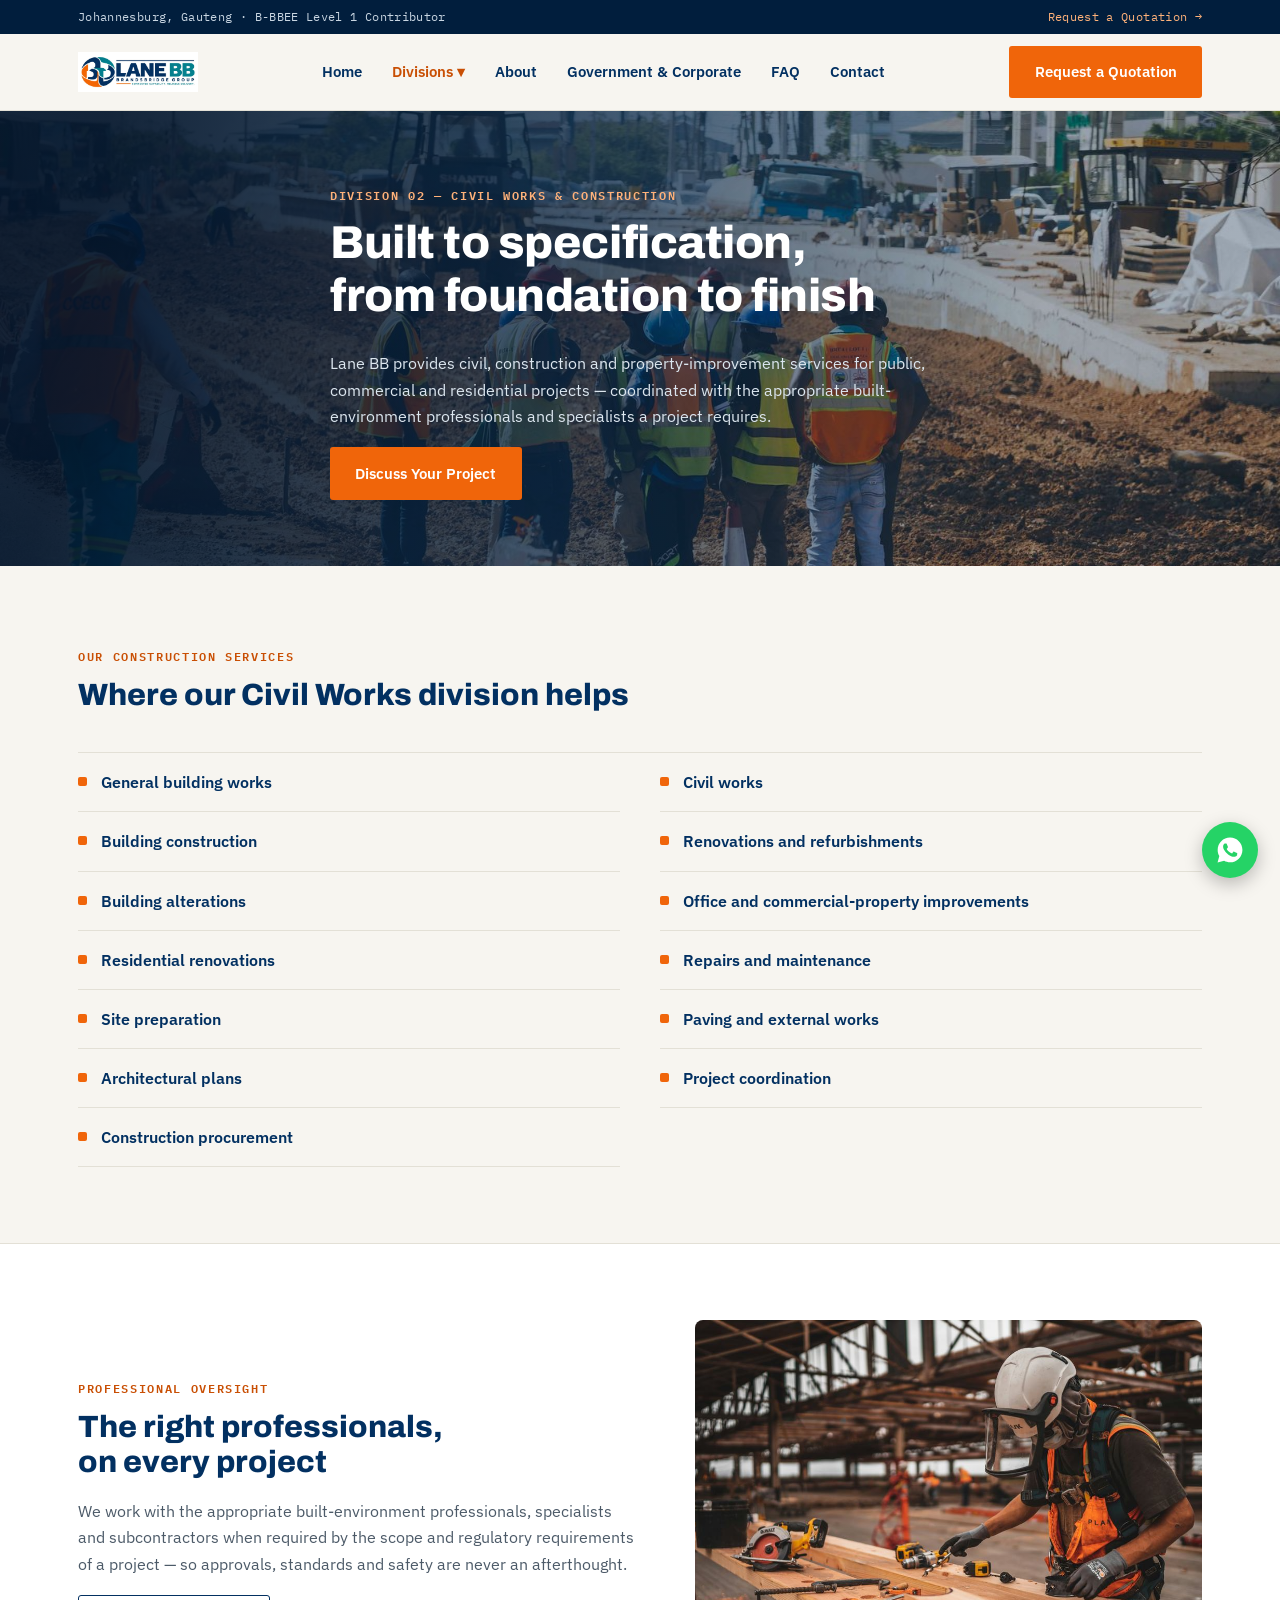
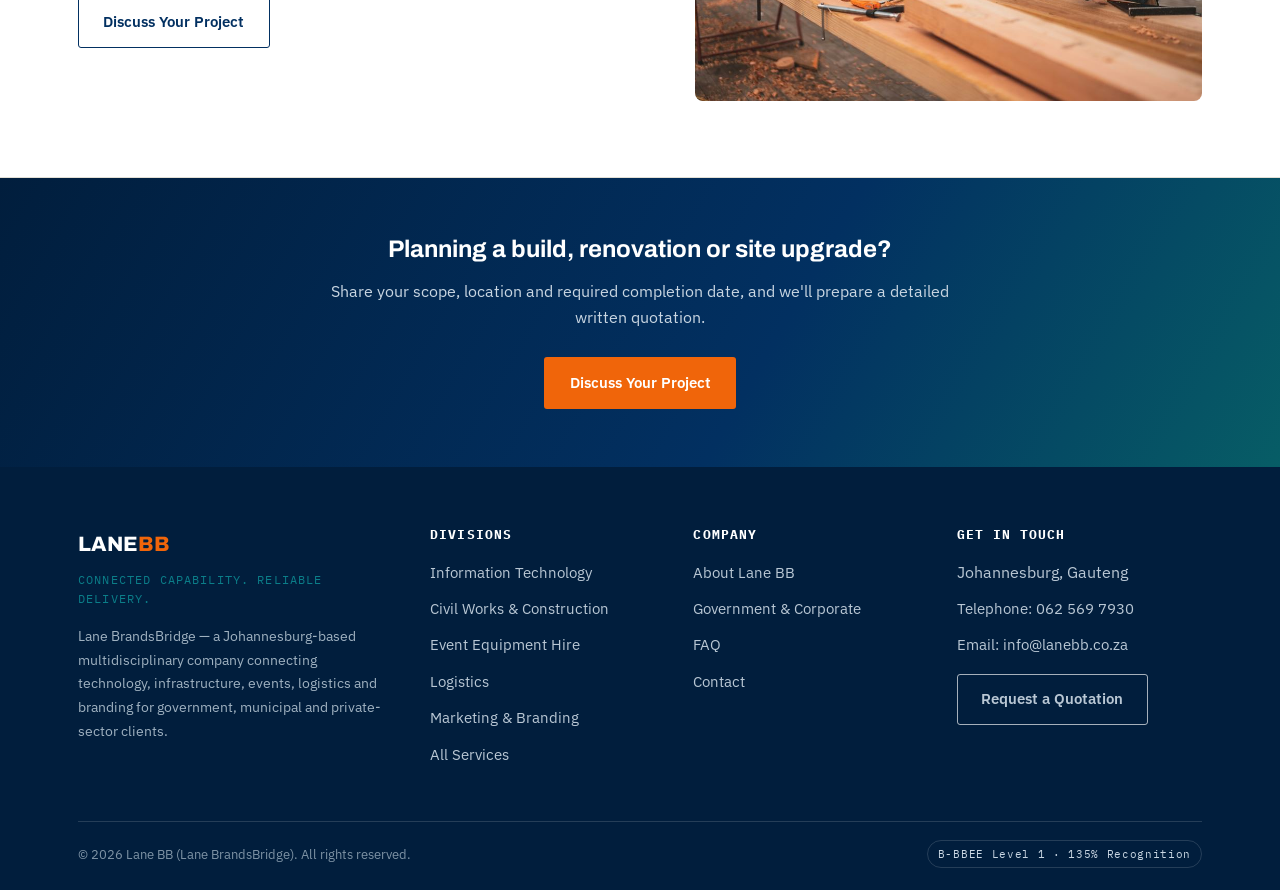
<file: civil-works/index.html>
<!doctype html>
<html lang="en">
<head>
<meta charset="UTF-8">
<meta name="viewport" content="width=device-width, initial-scale=1.0">
<title>Civil Works &amp; Construction — Lane BB</title>
<meta name="description" content="General building works, civil works, renovations, alterations and construction procurement from Lane BB's Civil Works &amp; Construction division, Johannesburg.">
<link rel="icon" href="../assets/img/favicon.png" type="image/png">
<link rel="preconnect" href="https://fonts.googleapis.com">
<link rel="stylesheet" href="https://fonts.googleapis.com/css2?family=Archivo:wght@700;800;900&family=IBM+Plex+Sans:wght@400;500;600;700&family=IBM+Plex+Mono:wght@500;600&display=swap">
<link rel="stylesheet" href="../assets/css/style.css">
</head>
<body>

<header class="site-header">
  <div class="topbar">
    <div class="container">
      <span>Johannesburg, Gauteng · B-BBEE Level 1 Contributor</span>
      <a href="../contact/">Request a Quotation →</a>
    </div>
  </div>
  <div class="nav-wrap">
    <a class="brand" href="../"><img src="../assets/img/logo.jpg" alt="Lane BB — Lane BrandsBridge Group"></a>
    <input type="checkbox" id="nav-toggle" class="nav-toggle">
    <nav class="main-nav">
      <ul>
        <li><a class="nav-link" href="../">Home</a></li>
        <li class="has-dropdown open">
          <a class="nav-link active" href="#">Divisions ▾</a>
          <div class="dropdown">
            <a href="../it/">Information Technology<small>Software, CRM, automation</small></a>
            <a href="../civil-works/">Civil Works &amp; Construction<small>Building, renovations, site works</small></a>
            <a href="../events/">Event Equipment Hire<small>Stage, sound, technical support</small></a>
            <a href="../logistics/">Logistics<small>Transport, delivery, coordination</small></a>
            <a href="../marketing-branding/">Marketing &amp; Branding<small>Brand, POS, signage, custom furniture</small></a>
            <div class="dropdown-divider"></div>
            <a href="../all-services/" class="dropdown-all">View All Services →</a>
          </div>
        </li>
        <li><a class="nav-link" href="../about/">About</a></li>
        <li><a class="nav-link" href="../government/">Government &amp; Corporate</a></li>
        <li><a class="nav-link" href="../faq/">FAQ</a></li>
        <li><a class="nav-link" href="../contact/">Contact</a></li>
      </ul>
    </nav>
    <div class="nav-cta">
      <a class="btn btn-primary" href="../contact/">Request a Quotation</a>
      <label class="hamburger" for="nav-toggle"><span></span><span></span><span></span></label>
    </div>
  </div>
</header>

<section class="hero hero-band" style="background-image:url('../assets/img/civil-hero.jpg');">
  <div class="container hero-inner">
    <span class="eyebrow on-dark">Division 02 — Civil Works &amp; Construction</span>
    <h1 class="display">Built to specification, from foundation to finish</h1>
    <p>Lane BB provides civil, construction and property-improvement services for public, commercial and residential projects — coordinated with the appropriate built-environment professionals and specialists a project requires.</p>
    <div class="btn-row">
      <a class="btn btn-primary" href="../contact/">Discuss Your Project</a>
    </div>
  </div>
</section>

<section>
  <div class="container">
    <div class="section-head">
      <span class="eyebrow">Our Construction Services</span>
      <h2 class="section-title">Where our Civil Works division helps</h2>
    </div>
    <div class="service-grid">
      <div class="service-item"><span class="mark"></span><span>General building works</span></div>
      <div class="service-item"><span class="mark"></span><span>Civil works</span></div>
      <div class="service-item"><span class="mark"></span><span>Building construction</span></div>
      <div class="service-item"><span class="mark"></span><span>Renovations and refurbishments</span></div>
      <div class="service-item"><span class="mark"></span><span>Building alterations</span></div>
      <div class="service-item"><span class="mark"></span><span>Office and commercial-property improvements</span></div>
      <div class="service-item"><span class="mark"></span><span>Residential renovations</span></div>
      <div class="service-item"><span class="mark"></span><span>Repairs and maintenance</span></div>
      <div class="service-item"><span class="mark"></span><span>Site preparation</span></div>
      <div class="service-item"><span class="mark"></span><span>Paving and external works</span></div>
      <div class="service-item"><span class="mark"></span><span>Architectural plans</span></div>
      <div class="service-item"><span class="mark"></span><span>Project coordination</span></div>
      <div class="service-item"><span class="mark"></span><span>Construction procurement</span></div>
    </div>
  </div>
</section>

<section class="section-alt">
  <div class="container">
    <div class="split">
      <div>
        <span class="eyebrow">Professional Oversight</span>
        <h2 class="section-title">The right professionals, on every project</h2>
        <p>We work with the appropriate built-environment professionals, specialists and subcontractors when required by the scope and regulatory requirements of a project — so approvals, standards and safety are never an afterthought.</p>
        <a class="btn btn-outline-dark" href="../contact/">Discuss Your Project</a>
      </div>
      <div class="split-media"><img src="../assets/img/civil-secondary.jpg" alt="Site craftsman at work on a construction project"></div>
    </div>
  </div>
</section>

<section class="cta-band">
  <div class="container narrow center">
    <h2>Planning a build, renovation or site upgrade?</h2>
    <p>Share your scope, location and required completion date, and we'll prepare a detailed written quotation.</p>
    <div class="btn-row"><a class="btn btn-primary" href="../contact/">Discuss Your Project</a></div>
  </div>
</section>

<footer class="site-footer">
  <div class="container">
    <div class="footer-grid">
      <div class="footer-brand">
        <div class="wordmark">LANE<span>BB</span></div>
        <div class="tagline">Connected Capability. Reliable Delivery.</div>
        <p>Lane BrandsBridge — a Johannesburg-based multidisciplinary company connecting technology, infrastructure, events, logistics and branding for government, municipal and private-sector clients.</p>
      </div>
      <div>
        <h4>Divisions</h4>
        <ul>
          <li><a href="../it/">Information Technology</a></li>
          <li><a href="../civil-works/">Civil Works &amp; Construction</a></li>
          <li><a href="../events/">Event Equipment Hire</a></li>
          <li><a href="../logistics/">Logistics</a></li>
          <li><a href="../marketing-branding/">Marketing &amp; Branding</a></li>
          <li><a href="../all-services/">All Services</a></li>
        </ul>
      </div>
      <div>
        <h4>Company</h4>
        <ul>
          <li><a href="../about/">About Lane BB</a></li>
          <li><a href="../government/">Government &amp; Corporate</a></li>
          <li><a href="../faq/">FAQ</a></li>
          <li><a href="../contact/">Contact</a></li>
        </ul>
      </div>
      <div>
        <h4>Get In Touch</h4>
        <ul>
          <li>Johannesburg, Gauteng</li>
          <li><a href="tel:+27625697930" style="color:inherit;">Telephone: 062 569 7930</a></li>
          <li><a href="mailto:info@lanebb.co.za" style="color:inherit;">Email: info@lanebb.co.za</a></li>
        </ul>
        <a class="btn btn-outline-light" href="../contact/" style="margin-top:6px;">Request a Quotation</a>
      </div>
    </div>
    <div class="footer-bottom">
      <span>© <span data-year></span> Lane BB (Lane BrandsBridge). All rights reserved.</span>
      <span class="badge">B-BBEE Level 1 · 135% Recognition</span>
    </div>
  </div>
</footer>
<script src="../assets/js/main.js"></script>
<a class="whatsapp-float" href="https://wa.me/27625697930?text=Hi%2C%20I%27d%20like%20a%20quotation%20from%20Lane%20BB" target="_blank" rel="noopener" aria-label="Chat with Lane BB on WhatsApp">
  <svg viewBox="0 0 24 24" fill="#fff"><path d="M12.04 2C6.58 2 2.13 6.45 2.13 11.91c0 1.75.46 3.46 1.32 4.96L2.05 22l5.25-1.38c1.44.79 3.06 1.2 4.72 1.2h.01c5.46 0 9.91-4.45 9.91-9.91S17.5 2 12.04 2zm5.79 14.02c-.24.68-1.4 1.32-1.93 1.4-.49.08-1.11.11-1.79-.11-.41-.13-.94-.31-1.62-.6-2.85-1.23-4.71-4.11-4.85-4.3-.14-.19-1.16-1.55-1.16-2.96s.73-2.1.99-2.39c.26-.28.57-.35.76-.35.19 0 .38 0 .55.01.18.01.41-.07.64.49.24.57.81 1.98.88 2.12.07.14.12.31.02.5-.09.19-.14.31-.28.48-.14.17-.29.37-.42.5-.14.14-.28.29-.12.57.16.28.71 1.17 1.53 1.9 1.05.94 1.94 1.23 2.22 1.37.28.14.44.12.61-.07.16-.19.7-.81.88-1.09.19-.28.37-.23.62-.14.26.09 1.63.77 1.91.91.28.14.47.21.53.33.07.12.07.68-.17 1.36z"/></svg>
</a>
</body>
</html>
</file>
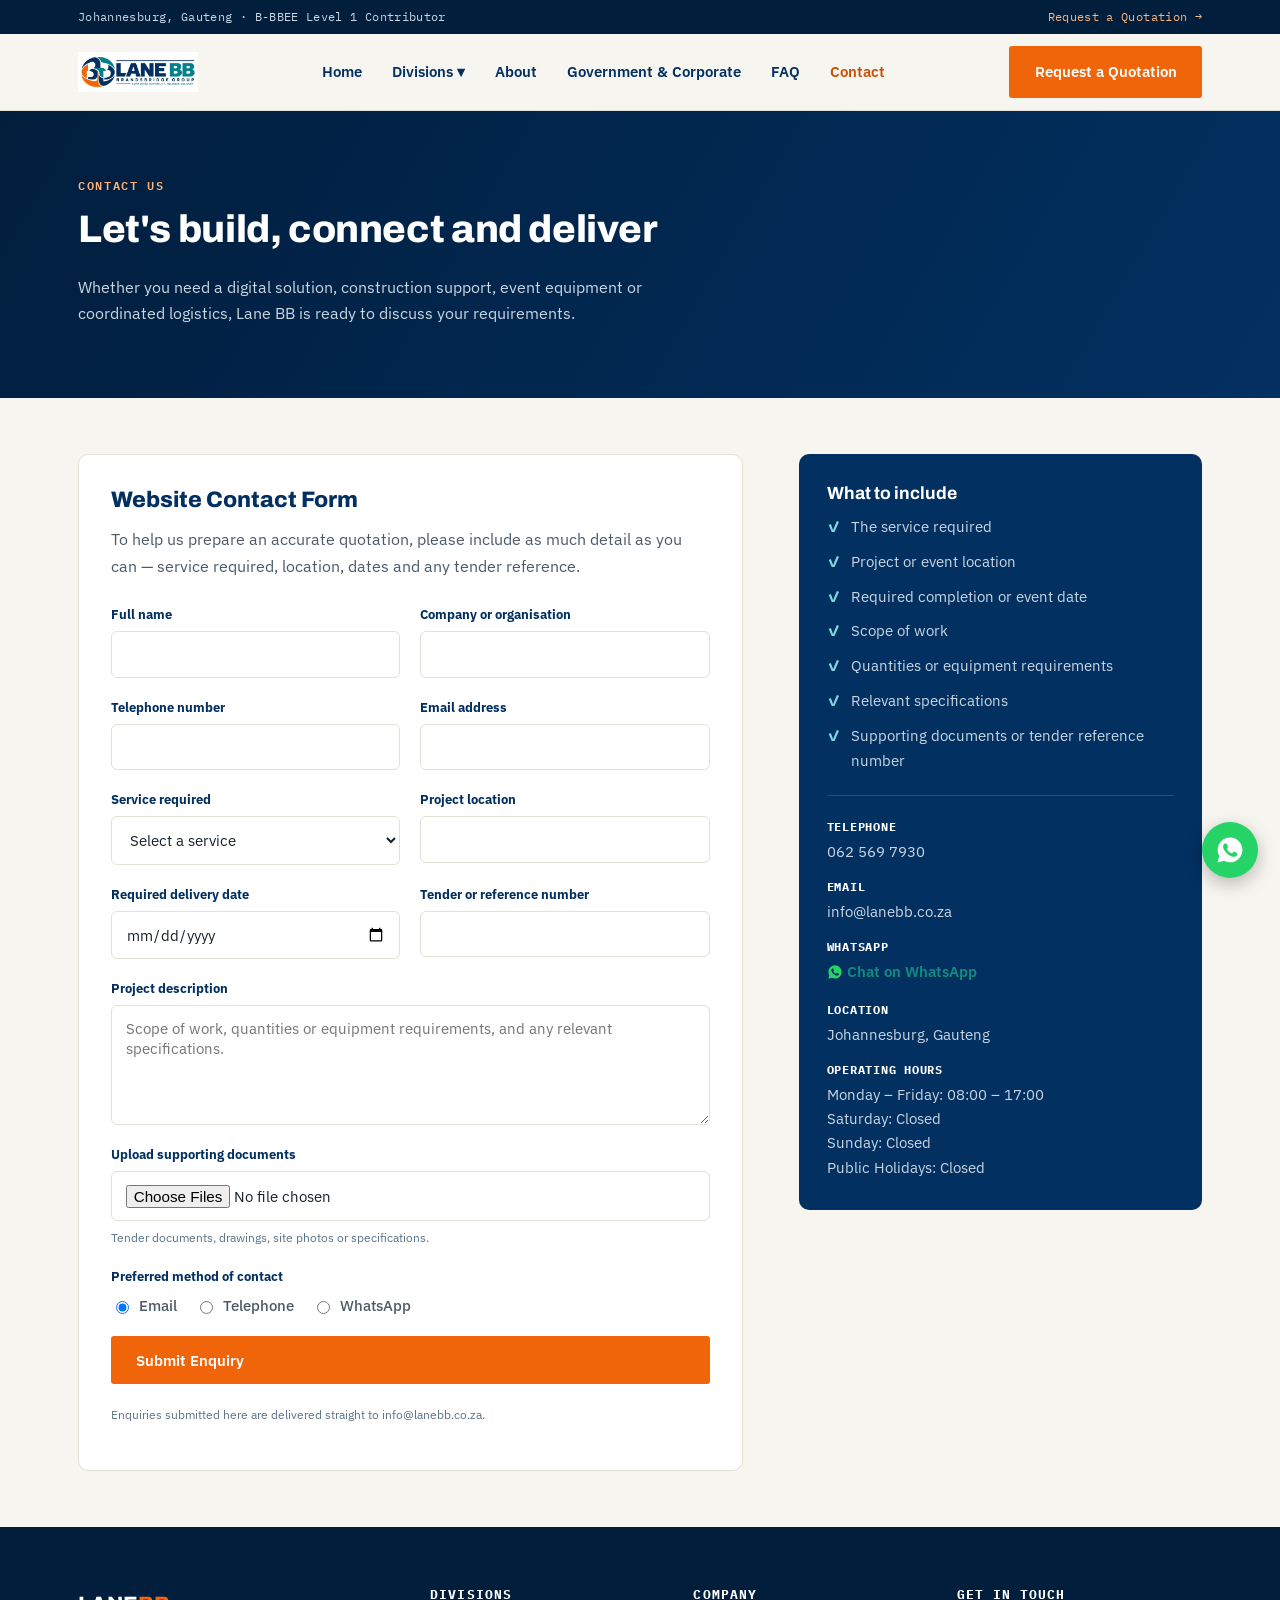
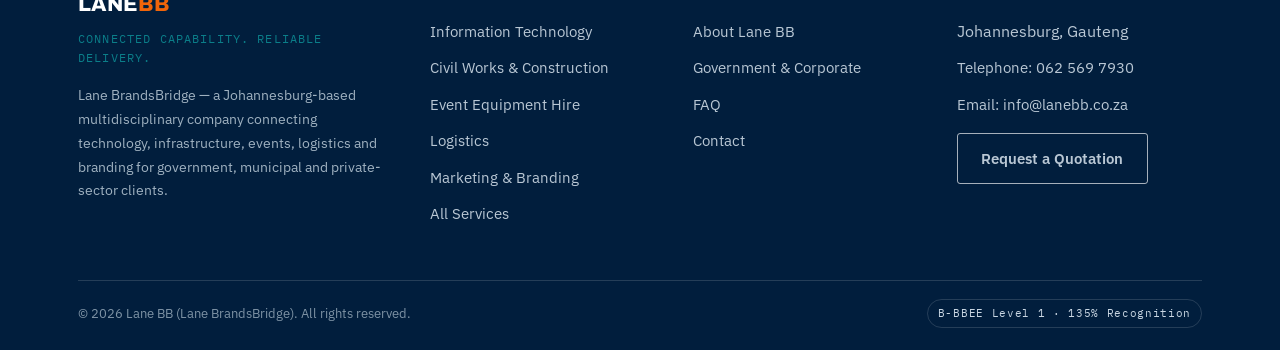
<file: contact/index.html>
<!doctype html>
<html lang="en">
<head>
<meta charset="UTF-8">
<meta name="viewport" content="width=device-width, initial-scale=1.0">
<title>Contact Lane BB — Let's Build, Connect and Deliver</title>
<meta name="description" content="Request a quotation from Lane BB for Information Technology, Civil Works &amp; Construction, Event Equipment Hire or Logistics. Johannesburg, Gauteng.">
<link rel="icon" href="../assets/img/favicon.png" type="image/png">
<link rel="preconnect" href="https://fonts.googleapis.com">
<link rel="stylesheet" href="https://fonts.googleapis.com/css2?family=Archivo:wght@700;800;900&family=IBM+Plex+Sans:wght@400;500;600;700&family=IBM+Plex+Mono:wght@500;600&display=swap">
<link rel="stylesheet" href="../assets/css/style.css">
</head>
<body>

<header class="site-header">
  <div class="topbar">
    <div class="container">
      <span>Johannesburg, Gauteng · B-BBEE Level 1 Contributor</span>
      <a href="../contact/">Request a Quotation →</a>
    </div>
  </div>
  <div class="nav-wrap">
    <a class="brand" href="../"><img src="../assets/img/logo.jpg" alt="Lane BB — Lane BrandsBridge Group"></a>
    <input type="checkbox" id="nav-toggle" class="nav-toggle">
    <nav class="main-nav">
      <ul>
        <li><a class="nav-link" href="../">Home</a></li>
        <li class="has-dropdown">
          <a class="nav-link" href="#">Divisions ▾</a>
          <div class="dropdown">
            <a href="../it/">Information Technology<small>Software, CRM, automation</small></a>
            <a href="../civil-works/">Civil Works &amp; Construction<small>Building, renovations, site works</small></a>
            <a href="../events/">Event Equipment Hire<small>Stage, sound, technical support</small></a>
            <a href="../logistics/">Logistics<small>Transport, delivery, coordination</small></a>
            <a href="../marketing-branding/">Marketing &amp; Branding<small>Brand, POS, signage, custom furniture</small></a>
            <div class="dropdown-divider"></div>
            <a href="../all-services/" class="dropdown-all">View All Services →</a>
          </div>
        </li>
        <li><a class="nav-link" href="../about/">About</a></li>
        <li><a class="nav-link" href="../government/">Government &amp; Corporate</a></li>
        <li><a class="nav-link" href="../faq/">FAQ</a></li>
        <li><a class="nav-link active" href="../contact/">Contact</a></li>
      </ul>
    </nav>
    <div class="nav-cta">
      <a class="btn btn-primary" href="../contact/">Request a Quotation</a>
      <label class="hamburger" for="nav-toggle"><span></span><span></span><span></span></label>
    </div>
  </div>
</header>

<section class="banner">
  <div class="container">
    <span class="eyebrow on-dark">Contact Us</span>
    <h1 class="display" style="font-size:clamp(1.9rem,3vw,2.6rem);">Let's build, connect and deliver</h1>
    <p class="mt-0" style="max-width:60ch;">Whether you need a digital solution, construction support, event equipment or coordinated logistics, Lane BB is ready to discuss your requirements.</p>
  </div>
</section>

<section class="tight">
  <div class="container">
    <div class="split" style="align-items:flex-start; grid-template-columns: 1.4fr .85fr;">

      <div class="form-panel">
        <h2 class="section-title" style="font-size:1.4rem;">Website Contact Form</h2>
        <p style="margin-bottom:24px;">To help us prepare an accurate quotation, please include as much detail as you can — service required, location, dates and any tender reference.</p>

        <form class="form-grid" action="https://formspree.io/f/mzebjkge" method="POST" id="enquiry-form">
          <input type="hidden" name="_subject" value="New enquiry from Lane BB website">
          <p class="hint" style="display:none;">
            <label>Don't fill this out if you're human: <input type="text" name="_gotcha" tabindex="-1" autocomplete="off"></label>
          </p>
          <div class="field">
            <label for="fullname">Full name</label>
            <input type="text" id="fullname" name="fullname" required>
          </div>
          <div class="field">
            <label for="company">Company or organisation</label>
            <input type="text" id="company" name="company">
          </div>
          <div class="field">
            <label for="phone">Telephone number</label>
            <input type="tel" id="phone" name="phone" required>
          </div>
          <div class="field">
            <label for="email">Email address</label>
            <input type="email" id="email" name="email" required>
          </div>
          <div class="field">
            <label for="service">Service required</label>
            <select id="service" name="service">
              <option value="">Select a service</option>
              <option>Information Technology</option>
              <option>Civil Works and Construction</option>
              <option>Event Equipment Hire</option>
              <option>Logistics</option>
              <option>Integrated Project Solution</option>
            </select>
          </div>
          <div class="field">
            <label for="location">Project location</label>
            <input type="text" id="location" name="location">
          </div>
          <div class="field">
            <label for="date">Required delivery date</label>
            <input type="date" id="date" name="date">
          </div>
          <div class="field">
            <label for="reference">Tender or reference number</label>
            <input type="text" id="reference" name="reference">
          </div>
          <div class="field full">
            <label for="description">Project description</label>
            <textarea id="description" name="description" placeholder="Scope of work, quantities or equipment requirements, and any relevant specifications."></textarea>
          </div>
          <div class="field full" id="documents">
            <label for="documents-upload">Upload supporting documents</label>
            <input type="file" id="documents-upload" name="documents" multiple>
            <span class="hint">Tender documents, drawings, site photos or specifications.</span>
          </div>
          <div class="field full">
            <label>Preferred method of contact</label>
            <div class="radio-row">
              <label><input type="radio" name="preferred" value="Email" checked> Email</label>
              <label><input type="radio" name="preferred" value="Telephone"> Telephone</label>
              <label><input type="radio" name="preferred" value="WhatsApp"> WhatsApp</label>
            </div>
          </div>
          <div class="field full">
            <button type="submit" class="btn btn-primary">Submit Enquiry</button>
            <p class="hint" style="margin-top:14px;">Enquiries submitted here are delivered straight to info@lanebb.co.za.</p>
          </div>
        </form>
      </div>

      <div>
        <div class="sidebar-card">
          <h3>What to include</h3>
          <ul class="checklist">
            <li>The service required</li>
            <li>Project or event location</li>
            <li>Required completion or event date</li>
            <li>Scope of work</li>
            <li>Quantities or equipment requirements</li>
            <li>Relevant specifications</li>
            <li>Supporting documents or tender reference number</li>
          </ul>
          <div class="contact-line">
            <strong>Telephone</strong>
            <a href="tel:+27625697930" style="color:inherit;">062 569 7930</a>
          </div>
          <div class="contact-line" style="border-top:none; padding-top:0; margin-top:12px;">
            <strong>Email</strong>
            <a href="mailto:info@lanebb.co.za" style="color:inherit;">info@lanebb.co.za</a>
          </div>
          <div class="contact-line" style="border-top:none; padding-top:0; margin-top:12px;">
            <strong>WhatsApp</strong>
            <a class="whatsapp-link" href="https://wa.me/27625697930?text=Hi%2C%20I%27d%20like%20a%20quotation%20from%20Lane%20BB" target="_blank" rel="noopener">
              <svg width="16" height="16" viewBox="0 0 24 24" fill="#25D366" style="vertical-align:-3px; margin-right:4px;"><path d="M12.04 2C6.58 2 2.13 6.45 2.13 11.91c0 1.75.46 3.46 1.32 4.96L2.05 22l5.25-1.38c1.44.79 3.06 1.2 4.72 1.2h.01c5.46 0 9.91-4.45 9.91-9.91S17.5 2 12.04 2zm5.79 14.02c-.24.68-1.4 1.32-1.93 1.4-.49.08-1.11.11-1.79-.11-.41-.13-.94-.31-1.62-.6-2.85-1.23-4.71-4.11-4.85-4.3-.14-.19-1.16-1.55-1.16-2.96s.73-2.1.99-2.39c.26-.28.57-.35.76-.35.19 0 .38 0 .55.01.18.01.41-.07.64.49.24.57.81 1.98.88 2.12.07.14.12.31.02.5-.09.19-.14.31-.28.48-.14.17-.29.37-.42.5-.14.14-.28.29-.12.57.16.28.71 1.17 1.53 1.9 1.05.94 1.94 1.23 2.22 1.37.28.14.44.12.61-.07.16-.19.7-.81.88-1.09.19-.28.37-.23.62-.14.26.09 1.63.77 1.91.91.28.14.47.21.53.33.07.12.07.68-.17 1.36z"/></svg>
              Chat on WhatsApp
            </a>
          </div>
          <div class="contact-line" style="border-top:none; padding-top:0; margin-top:12px;">
            <strong>Location</strong>
            Johannesburg, Gauteng
          </div>
          <div class="contact-line" style="border-top:none; padding-top:0; margin-top:12px;">
  <strong>Operating Hours</strong>
  Monday – Friday: 08:00 – 17:00<br>
  Saturday: Closed<br>
  Sunday: Closed<br>
  Public Holidays: Closed
</div>

    </div>
  </div>
</section>

<footer class="site-footer">
  <div class="container">
    <div class="footer-grid">
      <div class="footer-brand">
        <div class="wordmark">LANE<span>BB</span></div>
        <div class="tagline">Connected Capability. Reliable Delivery.</div>
        <p>Lane BrandsBridge — a Johannesburg-based multidisciplinary company connecting technology, infrastructure, events, logistics and branding for government, municipal and private-sector clients.</p>
      </div>
      <div>
        <h4>Divisions</h4>
        <ul>
          <li><a href="../it/">Information Technology</a></li>
          <li><a href="../civil-works/">Civil Works &amp; Construction</a></li>
          <li><a href="../events/">Event Equipment Hire</a></li>
          <li><a href="../logistics/">Logistics</a></li>
          <li><a href="../marketing-branding/">Marketing &amp; Branding</a></li>
          <li><a href="../all-services/">All Services</a></li>
        </ul>
      </div>
      <div>
        <h4>Company</h4>
        <ul>
          <li><a href="../about/">About Lane BB</a></li>
          <li><a href="../government/">Government &amp; Corporate</a></li>
          <li><a href="../faq/">FAQ</a></li>
          <li><a href="../contact/">Contact</a></li>
        </ul>
      </div>
      <div>
        <h4>Get In Touch</h4>
        <ul>
          <li>Johannesburg, Gauteng</li>
          <li><a href="tel:+27625697930" style="color:inherit;">Telephone: 062 569 7930</a></li>
          <li><a href="mailto:info@lanebb.co.za" style="color:inherit;">Email: info@lanebb.co.za</a></li>
        </ul>
        <a class="btn btn-outline-light" href="../contact/" style="margin-top:6px;">Request a Quotation</a>
      </div>
    </div>
    <div class="footer-bottom">
      <span>© <span data-year></span> Lane BB (Lane BrandsBridge). All rights reserved.</span>
      <span class="badge">B-BBEE Level 1 · 135% Recognition</span>
    </div>
  </div>
</footer>
<script src="../assets/js/main.js"></script>
<a class="whatsapp-float" href="https://wa.me/27625697930?text=Hi%2C%20I%27d%20like%20a%20quotation%20from%20Lane%20BB" target="_blank" rel="noopener" aria-label="Chat with Lane BB on WhatsApp">
  <svg viewBox="0 0 24 24" fill="#fff"><path d="M12.04 2C6.58 2 2.13 6.45 2.13 11.91c0 1.75.46 3.46 1.32 4.96L2.05 22l5.25-1.38c1.44.79 3.06 1.2 4.72 1.2h.01c5.46 0 9.91-4.45 9.91-9.91S17.5 2 12.04 2zm5.79 14.02c-.24.68-1.4 1.32-1.93 1.4-.49.08-1.11.11-1.79-.11-.41-.13-.94-.31-1.62-.6-2.85-1.23-4.71-4.11-4.85-4.3-.14-.19-1.16-1.55-1.16-2.96s.73-2.1.99-2.39c.26-.28.57-.35.76-.35.19 0 .38 0 .55.01.18.01.41-.07.64.49.24.57.81 1.98.88 2.12.07.14.12.31.02.5-.09.19-.14.31-.28.48-.14.17-.29.37-.42.5-.14.14-.28.29-.12.57.16.28.71 1.17 1.53 1.9 1.05.94 1.94 1.23 2.22 1.37.28.14.44.12.61-.07.16-.19.7-.81.88-1.09.19-.28.37-.23.62-.14.26.09 1.63.77 1.91.91.28.14.47.21.53.33.07.12.07.68-.17 1.36z"/></svg>
</a>
</body>
</html>
</file>
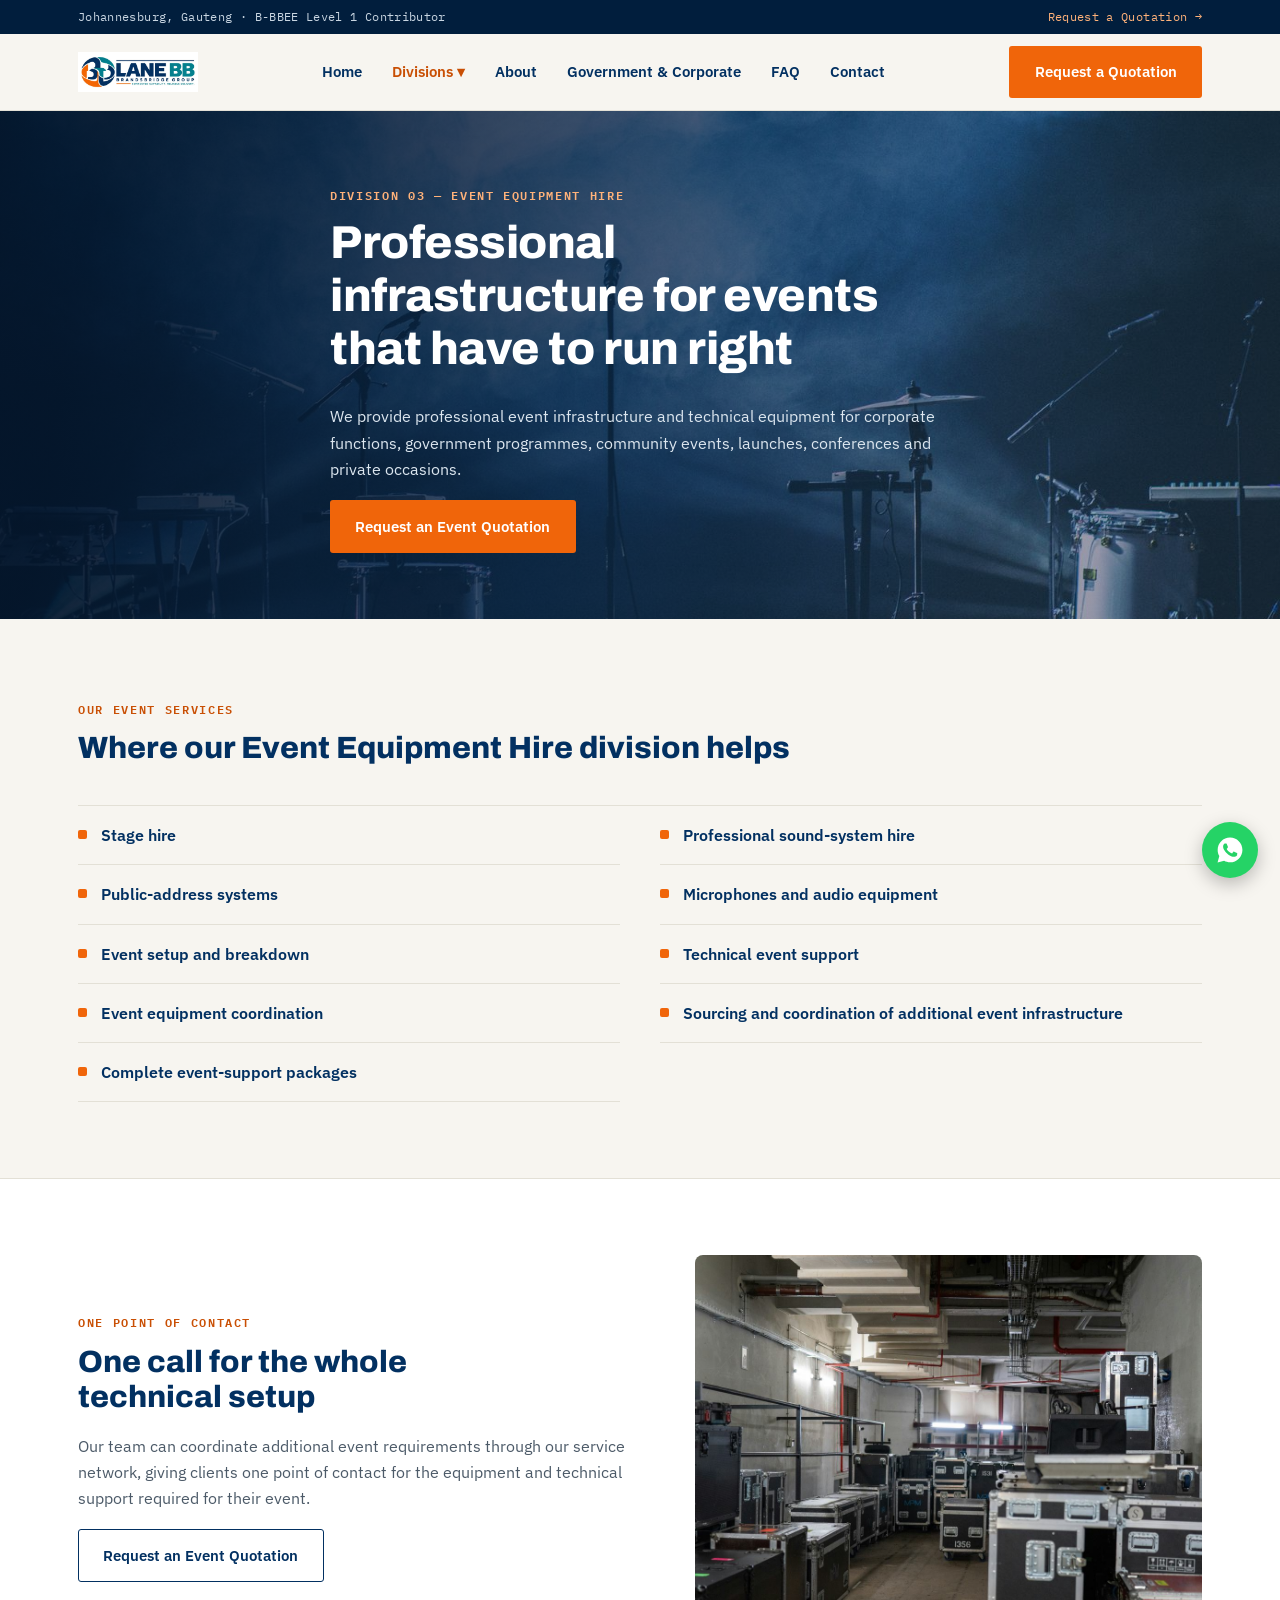
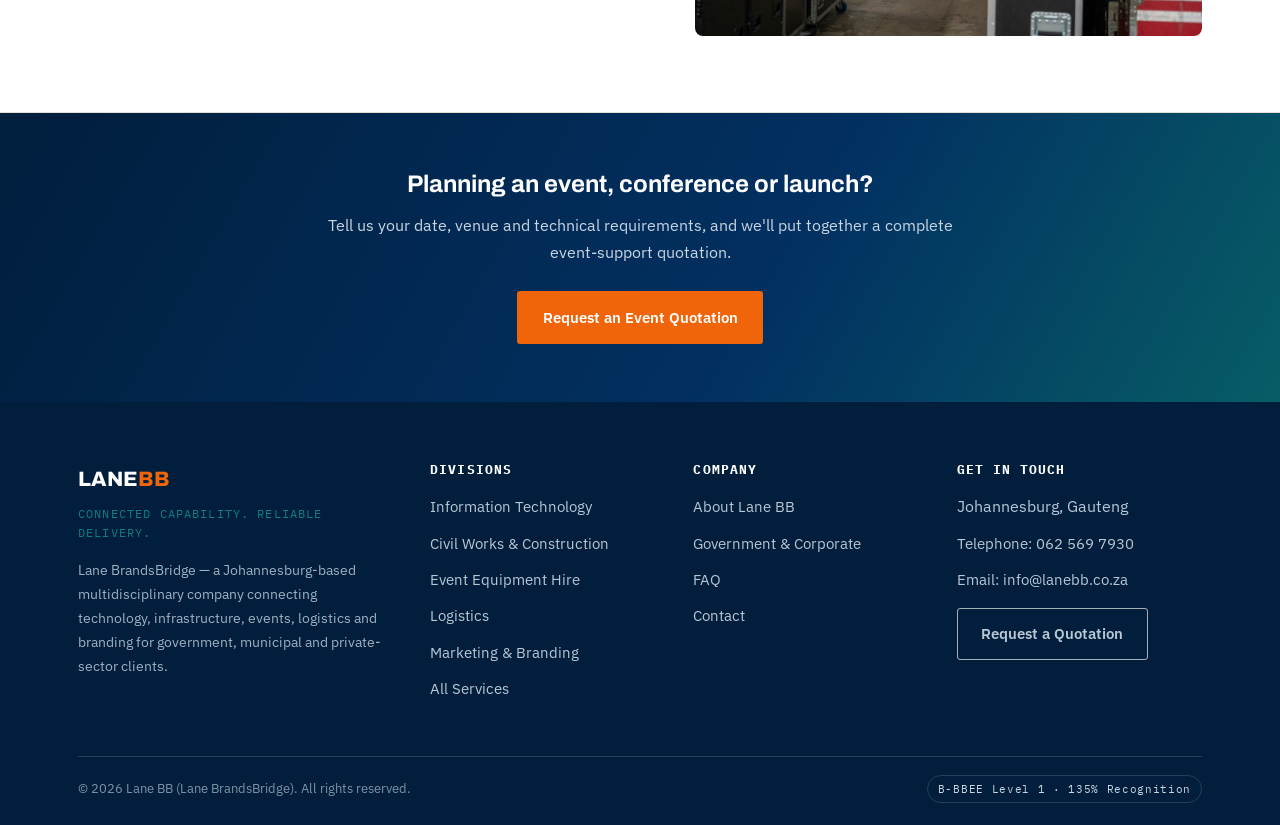
<file: events/index.html>
<!doctype html>
<html lang="en">
<head>
<meta charset="UTF-8">
<meta name="viewport" content="width=device-width, initial-scale=1.0">
<title>Event Equipment Hire — Lane BB</title>
<meta name="description" content="Stage hire, professional sound systems, PA equipment and technical event support from Lane BB's Event Equipment Hire division, Johannesburg.">
<link rel="icon" href="../assets/img/favicon.png" type="image/png">
<link rel="preconnect" href="https://fonts.googleapis.com">
<link rel="stylesheet" href="https://fonts.googleapis.com/css2?family=Archivo:wght@700;800;900&family=IBM+Plex+Sans:wght@400;500;600;700&family=IBM+Plex+Mono:wght@500;600&display=swap">
<link rel="stylesheet" href="../assets/css/style.css">
</head>
<body>

<header class="site-header">
  <div class="topbar">
    <div class="container">
      <span>Johannesburg, Gauteng · B-BBEE Level 1 Contributor</span>
      <a href="../contact/">Request a Quotation →</a>
    </div>
  </div>
  <div class="nav-wrap">
    <a class="brand" href="../"><img src="../assets/img/logo.jpg" alt="Lane BB — Lane BrandsBridge Group"></a>
    <input type="checkbox" id="nav-toggle" class="nav-toggle">
    <nav class="main-nav">
      <ul>
        <li><a class="nav-link" href="../">Home</a></li>
        <li class="has-dropdown open">
          <a class="nav-link active" href="#">Divisions ▾</a>
          <div class="dropdown">
            <a href="../it/">Information Technology<small>Software, CRM, automation</small></a>
            <a href="../civil-works/">Civil Works &amp; Construction<small>Building, renovations, site works</small></a>
            <a href="../events/">Event Equipment Hire<small>Stage, sound, technical support</small></a>
            <a href="../logistics/">Logistics<small>Transport, delivery, coordination</small></a>
            <a href="../marketing-branding/">Marketing &amp; Branding<small>Brand, POS, signage, custom furniture</small></a>
            <div class="dropdown-divider"></div>
            <a href="../all-services/" class="dropdown-all">View All Services →</a>
          </div>
        </li>
        <li><a class="nav-link" href="../about/">About</a></li>
        <li><a class="nav-link" href="../government/">Government &amp; Corporate</a></li>
        <li><a class="nav-link" href="../faq/">FAQ</a></li>
        <li><a class="nav-link" href="../contact/">Contact</a></li>
      </ul>
    </nav>
    <div class="nav-cta">
      <a class="btn btn-primary" href="../contact/">Request a Quotation</a>
      <label class="hamburger" for="nav-toggle"><span></span><span></span><span></span></label>
    </div>
  </div>
</header>

<section class="hero hero-band" style="background-image:url('../assets/img/events-hero.jpg');">
  <div class="container hero-inner">
    <span class="eyebrow on-dark">Division 03 — Event Equipment Hire</span>
    <h1 class="display">Professional infrastructure for events that have to run right</h1>
    <p>We provide professional event infrastructure and technical equipment for corporate functions, government programmes, community events, launches, conferences and private occasions.</p>
    <div class="btn-row">
      <a class="btn btn-primary" href="../contact/">Request an Event Quotation</a>
    </div>
  </div>
</section>

<section>
  <div class="container">
    <div class="section-head">
      <span class="eyebrow">Our Event Services</span>
      <h2 class="section-title">Where our Event Equipment Hire division helps</h2>
    </div>
    <div class="service-grid">
      <div class="service-item"><span class="mark"></span><span>Stage hire</span></div>
      <div class="service-item"><span class="mark"></span><span>Professional sound-system hire</span></div>
      <div class="service-item"><span class="mark"></span><span>Public-address systems</span></div>
      <div class="service-item"><span class="mark"></span><span>Microphones and audio equipment</span></div>
      <div class="service-item"><span class="mark"></span><span>Event setup and breakdown</span></div>
      <div class="service-item"><span class="mark"></span><span>Technical event support</span></div>
      <div class="service-item"><span class="mark"></span><span>Event equipment coordination</span></div>
      <div class="service-item"><span class="mark"></span><span>Sourcing and coordination of additional event infrastructure</span></div>
      <div class="service-item"><span class="mark"></span><span>Complete event-support packages</span></div>
    </div>
  </div>
</section>

<section class="section-alt">
  <div class="container">
    <div class="split">
      <div>
        <span class="eyebrow">One Point of Contact</span>
        <h2 class="section-title">One call for the whole technical setup</h2>
        <p>Our team can coordinate additional event requirements through our service network, giving clients one point of contact for the equipment and technical support required for their event.</p>
        <a class="btn btn-outline-dark" href="../contact/">Request an Event Quotation</a>
      </div>
      <div class="split-media"><img src="../assets/img/events-secondary.jpg" alt="Event flight cases and technical equipment"></div>
    </div>
  </div>
</section>

<section class="cta-band">
  <div class="container narrow center">
    <h2>Planning an event, conference or launch?</h2>
    <p>Tell us your date, venue and technical requirements, and we'll put together a complete event-support quotation.</p>
    <div class="btn-row"><a class="btn btn-primary" href="../contact/">Request an Event Quotation</a></div>
  </div>
</section>

<footer class="site-footer">
  <div class="container">
    <div class="footer-grid">
      <div class="footer-brand">
        <div class="wordmark">LANE<span>BB</span></div>
        <div class="tagline">Connected Capability. Reliable Delivery.</div>
        <p>Lane BrandsBridge — a Johannesburg-based multidisciplinary company connecting technology, infrastructure, events, logistics and branding for government, municipal and private-sector clients.</p>
      </div>
      <div>
        <h4>Divisions</h4>
        <ul>
          <li><a href="../it/">Information Technology</a></li>
          <li><a href="../civil-works/">Civil Works &amp; Construction</a></li>
          <li><a href="../events/">Event Equipment Hire</a></li>
          <li><a href="../logistics/">Logistics</a></li>
          <li><a href="../marketing-branding/">Marketing &amp; Branding</a></li>
          <li><a href="../all-services/">All Services</a></li>
        </ul>
      </div>
      <div>
        <h4>Company</h4>
        <ul>
          <li><a href="../about/">About Lane BB</a></li>
          <li><a href="../government/">Government &amp; Corporate</a></li>
          <li><a href="../faq/">FAQ</a></li>
          <li><a href="../contact/">Contact</a></li>
        </ul>
      </div>
      <div>
        <h4>Get In Touch</h4>
        <ul>
          <li>Johannesburg, Gauteng</li>
          <li><a href="tel:+27625697930" style="color:inherit;">Telephone: 062 569 7930</a></li>
          <li><a href="mailto:info@lanebb.co.za" style="color:inherit;">Email: info@lanebb.co.za</a></li>
        </ul>
        <a class="btn btn-outline-light" href="../contact/" style="margin-top:6px;">Request a Quotation</a>
      </div>
    </div>
    <div class="footer-bottom">
      <span>© <span data-year></span> Lane BB (Lane BrandsBridge). All rights reserved.</span>
      <span class="badge">B-BBEE Level 1 · 135% Recognition</span>
    </div>
  </div>
</footer>
<script src="../assets/js/main.js"></script>
<a class="whatsapp-float" href="https://wa.me/27625697930?text=Hi%2C%20I%27d%20like%20a%20quotation%20from%20Lane%20BB" target="_blank" rel="noopener" aria-label="Chat with Lane BB on WhatsApp">
  <svg viewBox="0 0 24 24" fill="#fff"><path d="M12.04 2C6.58 2 2.13 6.45 2.13 11.91c0 1.75.46 3.46 1.32 4.96L2.05 22l5.25-1.38c1.44.79 3.06 1.2 4.72 1.2h.01c5.46 0 9.91-4.45 9.91-9.91S17.5 2 12.04 2zm5.79 14.02c-.24.68-1.4 1.32-1.93 1.4-.49.08-1.11.11-1.79-.11-.41-.13-.94-.31-1.62-.6-2.85-1.23-4.71-4.11-4.85-4.3-.14-.19-1.16-1.55-1.16-2.96s.73-2.1.99-2.39c.26-.28.57-.35.76-.35.19 0 .38 0 .55.01.18.01.41-.07.64.49.24.57.81 1.98.88 2.12.07.14.12.31.02.5-.09.19-.14.31-.28.48-.14.17-.29.37-.42.5-.14.14-.28.29-.12.57.16.28.71 1.17 1.53 1.9 1.05.94 1.94 1.23 2.22 1.37.28.14.44.12.61-.07.16-.19.7-.81.88-1.09.19-.28.37-.23.62-.14.26.09 1.63.77 1.91.91.28.14.47.21.53.33.07.12.07.68-.17 1.36z"/></svg>
</a>
</body>
</html>
</file>
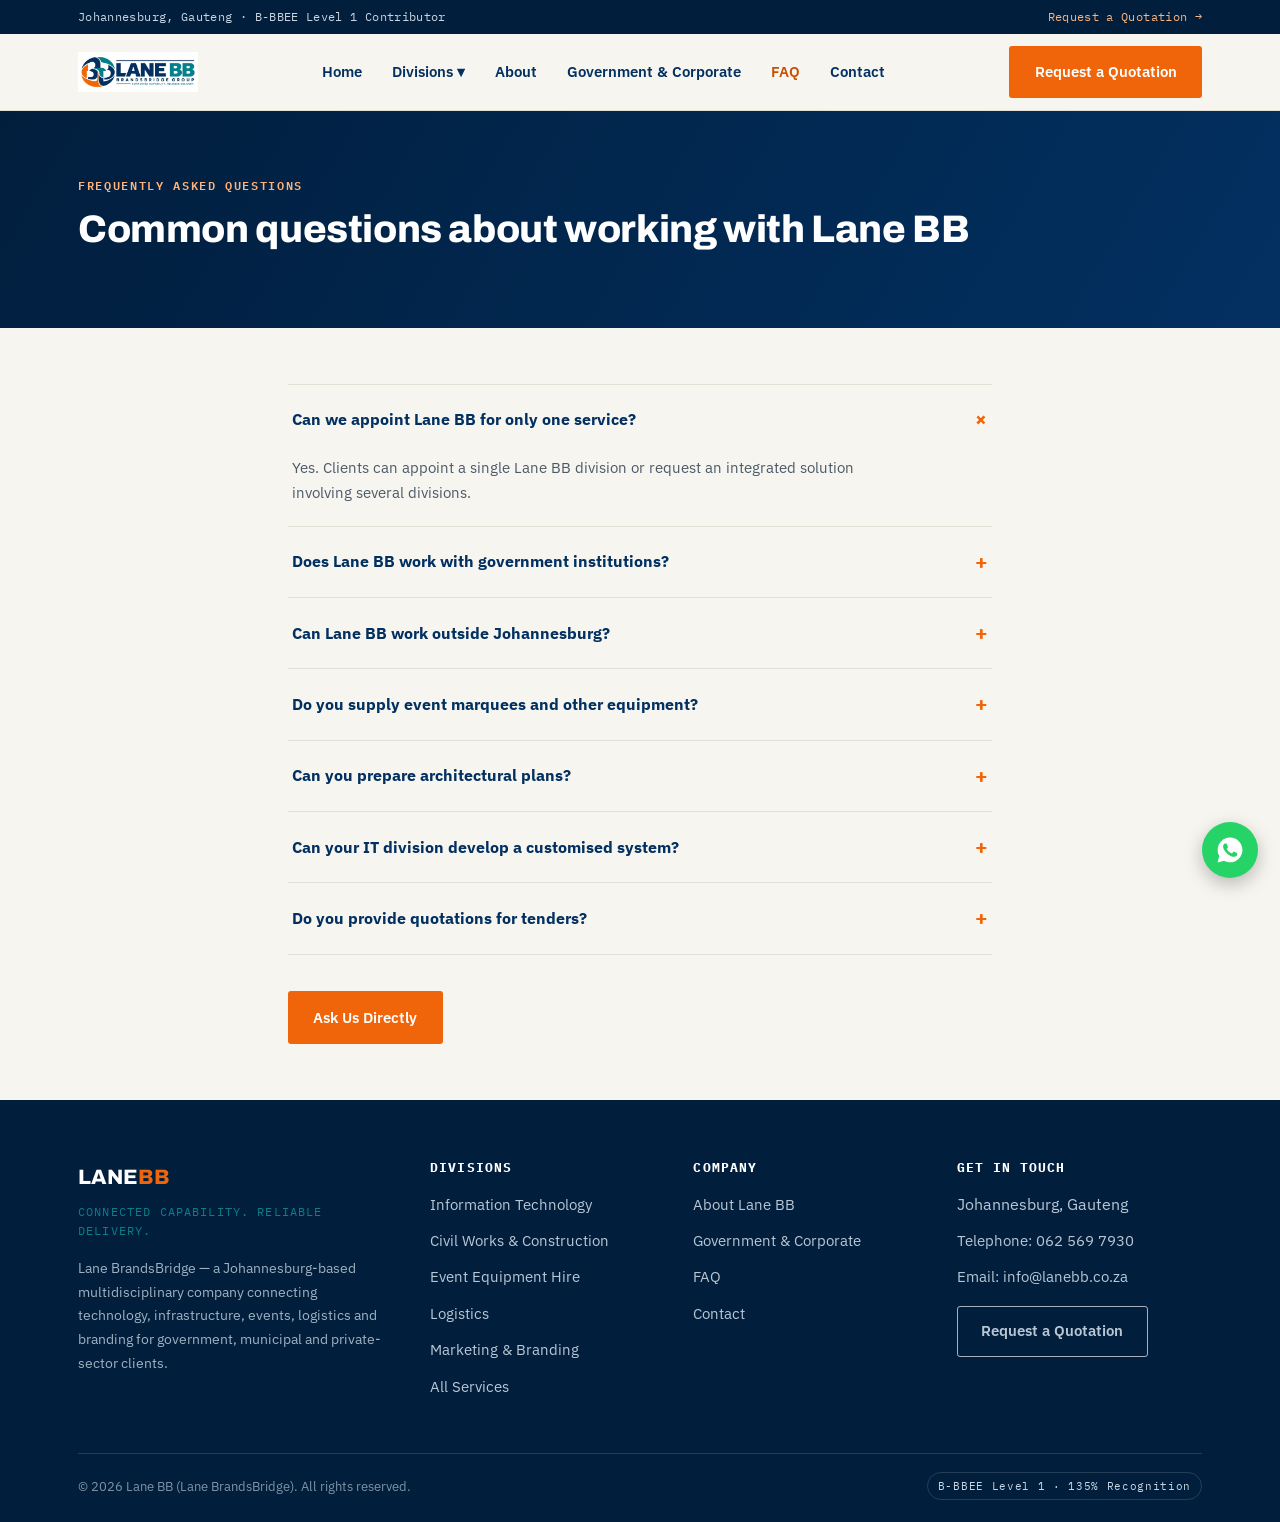
<file: faq/index.html>
<!doctype html>
<html lang="en">
<head>
<meta charset="UTF-8">
<meta name="viewport" content="width=device-width, initial-scale=1.0">
<title>Frequently Asked Questions — Lane BB</title>
<meta name="description" content="Answers to common questions about appointing Lane BB for IT, civil works, event equipment hire or logistics services, including government and tender enquiries.">
<link rel="icon" href="../assets/img/favicon.png" type="image/png">
<link rel="preconnect" href="https://fonts.googleapis.com">
<link rel="stylesheet" href="https://fonts.googleapis.com/css2?family=Archivo:wght@700;800;900&family=IBM+Plex+Sans:wght@400;500;600;700&family=IBM+Plex+Mono:wght@500;600&display=swap">
<link rel="stylesheet" href="../assets/css/style.css">
</head>
<body>

<header class="site-header">
  <div class="topbar">
    <div class="container">
      <span>Johannesburg, Gauteng · B-BBEE Level 1 Contributor</span>
      <a href="../contact/">Request a Quotation →</a>
    </div>
  </div>
  <div class="nav-wrap">
    <a class="brand" href="../"><img src="../assets/img/logo.jpg" alt="Lane BB — Lane BrandsBridge Group"></a>
    <input type="checkbox" id="nav-toggle" class="nav-toggle">
    <nav class="main-nav">
      <ul>
        <li><a class="nav-link" href="../">Home</a></li>
        <li class="has-dropdown">
          <a class="nav-link" href="#">Divisions ▾</a>
          <div class="dropdown">
            <a href="../it/">Information Technology<small>Software, CRM, automation</small></a>
            <a href="../civil-works/">Civil Works &amp; Construction<small>Building, renovations, site works</small></a>
            <a href="../events/">Event Equipment Hire<small>Stage, sound, technical support</small></a>
            <a href="../logistics/">Logistics<small>Transport, delivery, coordination</small></a>
            <a href="../marketing-branding/">Marketing &amp; Branding<small>Brand, POS, signage, custom furniture</small></a>
            <div class="dropdown-divider"></div>
            <a href="../all-services/" class="dropdown-all">View All Services →</a>
          </div>
        </li>
        <li><a class="nav-link" href="../about/">About</a></li>
        <li><a class="nav-link" href="../government/">Government &amp; Corporate</a></li>
        <li><a class="nav-link active" href="../faq/">FAQ</a></li>
        <li><a class="nav-link" href="../contact/">Contact</a></li>
      </ul>
    </nav>
    <div class="nav-cta">
      <a class="btn btn-primary" href="../contact/">Request a Quotation</a>
      <label class="hamburger" for="nav-toggle"><span></span><span></span><span></span></label>
    </div>
  </div>
</header>

<section class="banner">
  <div class="container">
    <span class="eyebrow on-dark">Frequently Asked Questions</span>
    <h1 class="display" style="font-size:clamp(1.9rem,3vw,2.6rem);">Common questions about working with Lane BB</h1>
  </div>
</section>

<section class="tight">
  <div class="container narrow">
    <div class="faq-list">
      <details class="faq-item" open>
        <summary>Can we appoint Lane BB for only one service?</summary>
        <div class="a"><p>Yes. Clients can appoint a single Lane BB division or request an integrated solution involving several divisions.</p></div>
      </details>
      <details class="faq-item">
        <summary>Does Lane BB work with government institutions?</summary>
        <div class="a"><p>Yes. Our services are structured for government, municipal and other public-sector requirements, subject to the procurement process and project specifications.</p></div>
      </details>
      <details class="faq-item">
        <summary>Can Lane BB work outside Johannesburg?</summary>
        <div class="a"><p>Yes. Lane BB is based in Johannesburg and can provide services in other locations depending on the project requirements.</p></div>
      </details>
      <details class="faq-item">
        <summary>Do you supply event marquees and other equipment?</summary>
        <div class="a"><p>We coordinate a broad range of event infrastructure and equipment according to the requirements of each event. Clients can request a complete event-support quotation.</p></div>
      </details>
      <details class="faq-item">
        <summary>Can you prepare architectural plans?</summary>
        <div class="a"><p>Yes. Architectural planning services can be coordinated according to the nature of the proposed building, renovation or alteration. Where professional registration or municipal approval is required, the appropriate professionals will be involved.</p></div>
      </details>
      <details class="faq-item">
        <summary>Can your IT division develop a customised system?</summary>
        <div class="a"><p>Yes. We assess the organisation's processes and requirements before proposing a suitable application, CRM, integration or automation solution.</p></div>
      </details>
      <details class="faq-item">
        <summary>Do you provide quotations for tenders?</summary>
        <div class="a"><p>Yes. We assess the supplied specifications, quantities, location and delivery requirements before preparing a written quotation.</p></div>
      </details>
    </div>

    <div class="btn-row" style="margin-top:36px;">
      <a class="btn btn-primary" href="../contact/">Ask Us Directly</a>
    </div>
  </div>
</section>

<footer class="site-footer">
  <div class="container">
    <div class="footer-grid">
      <div class="footer-brand">
        <div class="wordmark">LANE<span>BB</span></div>
        <div class="tagline">Connected Capability. Reliable Delivery.</div>
        <p>Lane BrandsBridge — a Johannesburg-based multidisciplinary company connecting technology, infrastructure, events, logistics and branding for government, municipal and private-sector clients.</p>
      </div>
      <div>
        <h4>Divisions</h4>
        <ul>
          <li><a href="../it/">Information Technology</a></li>
          <li><a href="../civil-works/">Civil Works &amp; Construction</a></li>
          <li><a href="../events/">Event Equipment Hire</a></li>
          <li><a href="../logistics/">Logistics</a></li>
          <li><a href="../marketing-branding/">Marketing &amp; Branding</a></li>
          <li><a href="../all-services/">All Services</a></li>
        </ul>
      </div>
      <div>
        <h4>Company</h4>
        <ul>
          <li><a href="../about/">About Lane BB</a></li>
          <li><a href="../government/">Government &amp; Corporate</a></li>
          <li><a href="../faq/">FAQ</a></li>
          <li><a href="../contact/">Contact</a></li>
        </ul>
      </div>
      <div>
        <h4>Get In Touch</h4>
        <ul>
          <li>Johannesburg, Gauteng</li>
          <li><a href="tel:+27625697930" style="color:inherit;">Telephone: 062 569 7930</a></li>
          <li><a href="mailto:info@lanebb.co.za" style="color:inherit;">Email: info@lanebb.co.za</a></li>
        </ul>
        <a class="btn btn-outline-light" href="../contact/" style="margin-top:6px;">Request a Quotation</a>
      </div>
    </div>
    <div class="footer-bottom">
      <span>© <span data-year></span> Lane BB (Lane BrandsBridge). All rights reserved.</span>
      <span class="badge">B-BBEE Level 1 · 135% Recognition</span>
    </div>
  </div>
</footer>
<script src="../assets/js/main.js"></script>
<a class="whatsapp-float" href="https://wa.me/27625697930?text=Hi%2C%20I%27d%20like%20a%20quotation%20from%20Lane%20BB" target="_blank" rel="noopener" aria-label="Chat with Lane BB on WhatsApp">
  <svg viewBox="0 0 24 24" fill="#fff"><path d="M12.04 2C6.58 2 2.13 6.45 2.13 11.91c0 1.75.46 3.46 1.32 4.96L2.05 22l5.25-1.38c1.44.79 3.06 1.2 4.72 1.2h.01c5.46 0 9.91-4.45 9.91-9.91S17.5 2 12.04 2zm5.79 14.02c-.24.68-1.4 1.32-1.93 1.4-.49.08-1.11.11-1.79-.11-.41-.13-.94-.31-1.62-.6-2.85-1.23-4.71-4.11-4.85-4.3-.14-.19-1.16-1.55-1.16-2.96s.73-2.1.99-2.39c.26-.28.57-.35.76-.35.19 0 .38 0 .55.01.18.01.41-.07.64.49.24.57.81 1.98.88 2.12.07.14.12.31.02.5-.09.19-.14.31-.28.48-.14.17-.29.37-.42.5-.14.14-.28.29-.12.57.16.28.71 1.17 1.53 1.9 1.05.94 1.94 1.23 2.22 1.37.28.14.44.12.61-.07.16-.19.7-.81.88-1.09.19-.28.37-.23.62-.14.26.09 1.63.77 1.91.91.28.14.47.21.53.33.07.12.07.68-.17 1.36z"/></svg>
</a>
</body>
</html>
</file>
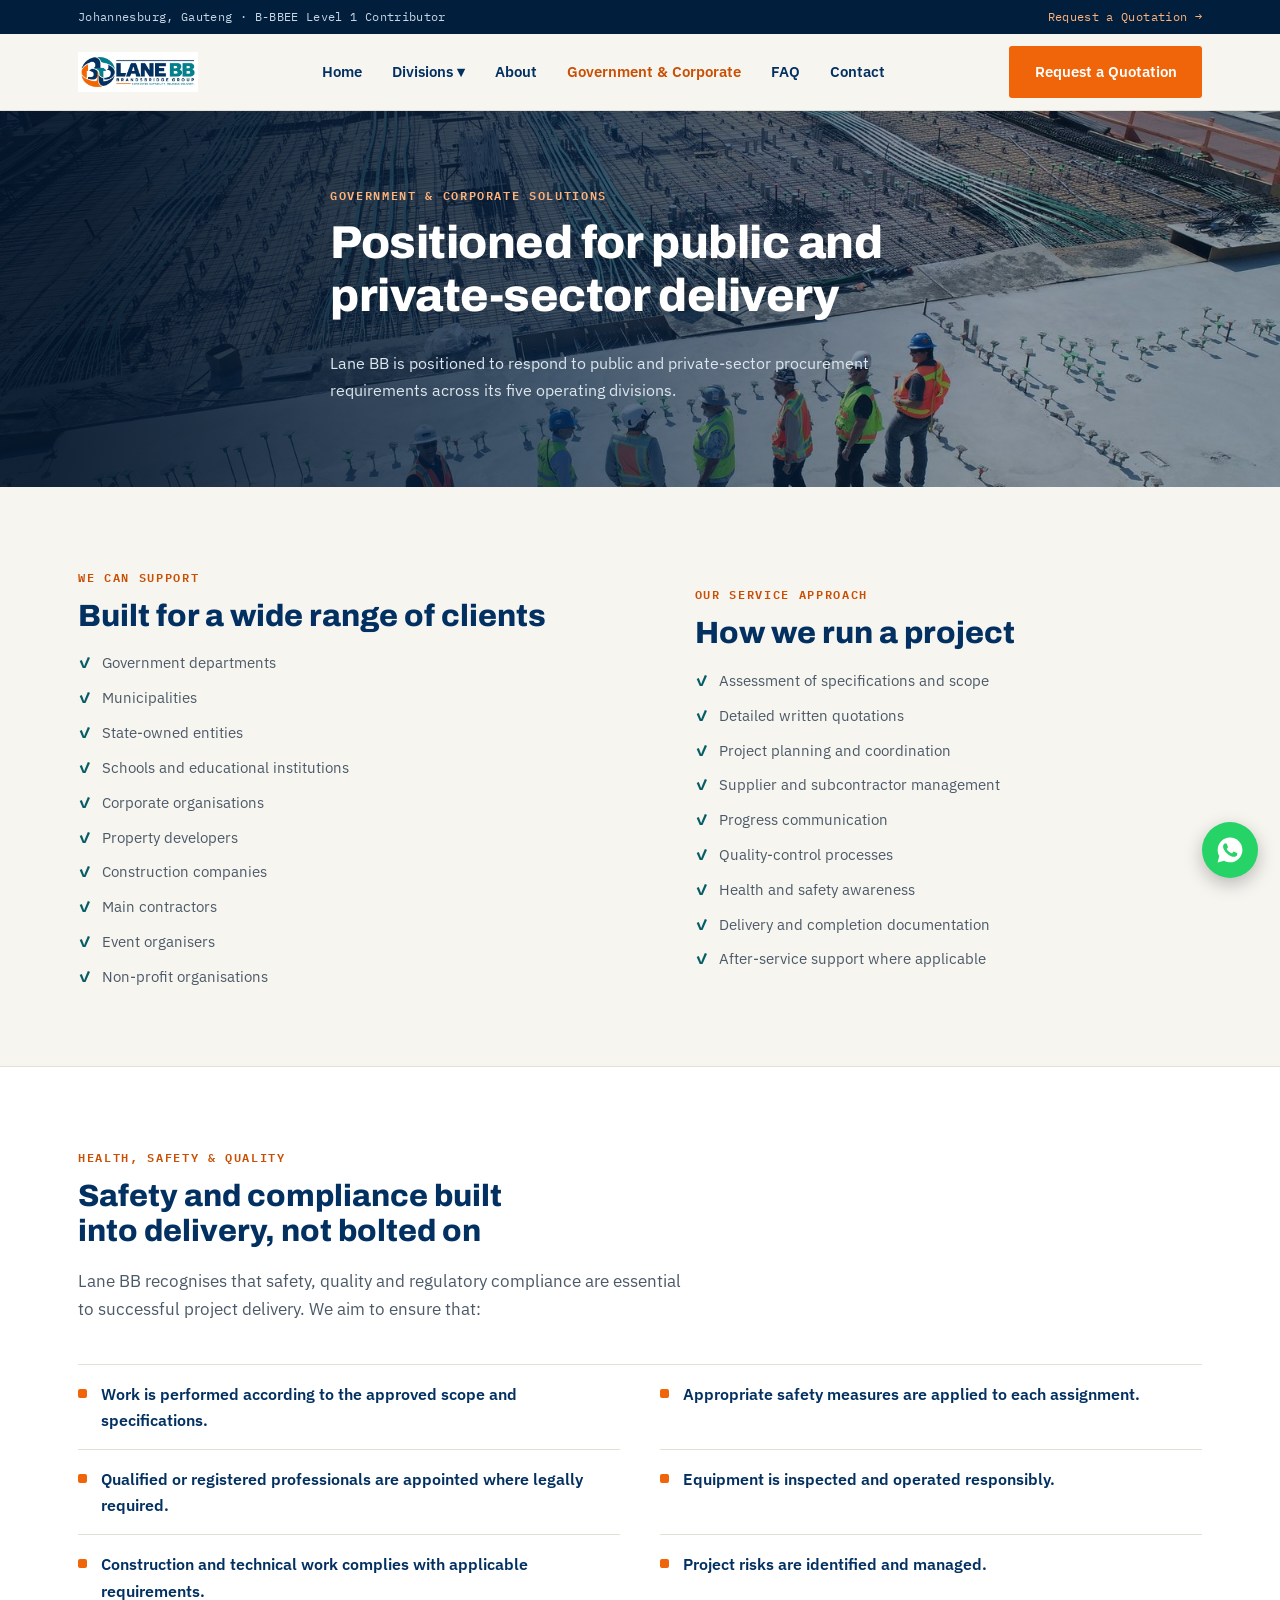
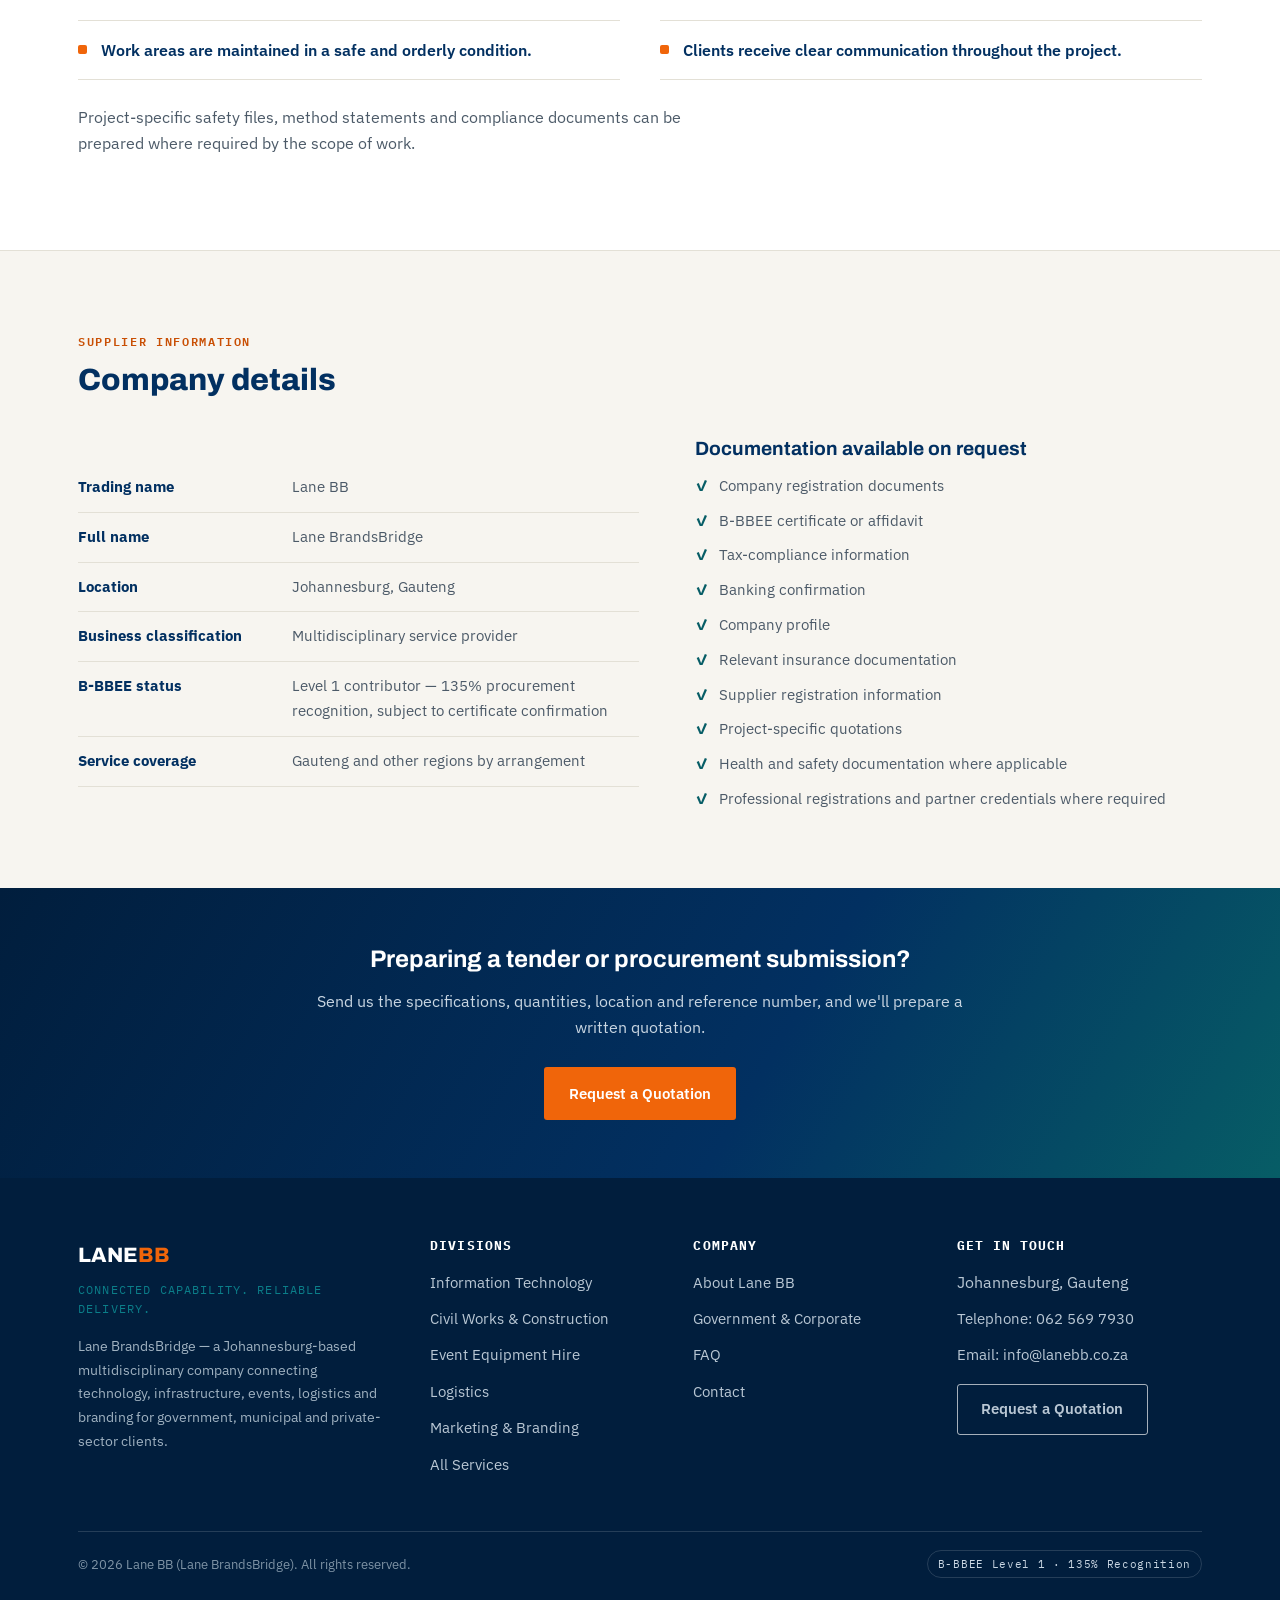
<file: government/index.html>
<!doctype html>
<html lang="en">
<head>
<meta charset="UTF-8">
<meta name="viewport" content="width=device-width, initial-scale=1.0">
<title>Government &amp; Corporate Solutions — Lane BB</title>
<meta name="description" content="Lane BB's procurement approach, health &amp; safety and quality standards, and supplier information for government departments, municipalities and corporate clients.">
<link rel="icon" href="../assets/img/favicon.png" type="image/png">
<link rel="preconnect" href="https://fonts.googleapis.com">
<link rel="stylesheet" href="https://fonts.googleapis.com/css2?family=Archivo:wght@700;800;900&family=IBM+Plex+Sans:wght@400;500;600;700&family=IBM+Plex+Mono:wght@500;600&display=swap">
<link rel="stylesheet" href="../assets/css/style.css">
</head>
<body>

<header class="site-header">
  <div class="topbar">
    <div class="container">
      <span>Johannesburg, Gauteng · B-BBEE Level 1 Contributor</span>
      <a href="../contact/">Request a Quotation →</a>
    </div>
  </div>
  <div class="nav-wrap">
    <a class="brand" href="../"><img src="../assets/img/logo.jpg" alt="Lane BB — Lane BrandsBridge Group"></a>
    <input type="checkbox" id="nav-toggle" class="nav-toggle">
    <nav class="main-nav">
      <ul>
        <li><a class="nav-link" href="../">Home</a></li>
        <li class="has-dropdown">
          <a class="nav-link" href="#">Divisions ▾</a>
          <div class="dropdown">
            <a href="../it/">Information Technology<small>Software, CRM, automation</small></a>
            <a href="../civil-works/">Civil Works &amp; Construction<small>Building, renovations, site works</small></a>
            <a href="../events/">Event Equipment Hire<small>Stage, sound, technical support</small></a>
            <a href="../logistics/">Logistics<small>Transport, delivery, coordination</small></a>
            <a href="../marketing-branding/">Marketing &amp; Branding<small>Brand, POS, signage, custom furniture</small></a>
            <div class="dropdown-divider"></div>
            <a href="../all-services/" class="dropdown-all">View All Services →</a>
          </div>
        </li>
        <li><a class="nav-link" href="../about/">About</a></li>
        <li><a class="nav-link active" href="../government/">Government &amp; Corporate</a></li>
        <li><a class="nav-link" href="../faq/">FAQ</a></li>
        <li><a class="nav-link" href="../contact/">Contact</a></li>
      </ul>
    </nav>
    <div class="nav-cta">
      <a class="btn btn-primary" href="../contact/">Request a Quotation</a>
      <label class="hamburger" for="nav-toggle"><span></span><span></span><span></span></label>
    </div>
  </div>
</header>

<section class="hero hero-band" style="background-image:url('../assets/img/government-hero.jpg');">
  <div class="container hero-inner">
    <span class="eyebrow on-dark">Government &amp; Corporate Solutions</span>
    <h1 class="display">Positioned for public and private-sector delivery</h1>
    <p>Lane BB is positioned to respond to public and private-sector procurement requirements across its five operating divisions.</p>
  </div>
</section>

<section>
  <div class="container split">
    <div>
      <span class="eyebrow">We Can Support</span>
      <h2 class="section-title">Built for a wide range of clients</h2>
      <ul class="checklist">
        <li>Government departments</li>
        <li>Municipalities</li>
        <li>State-owned entities</li>
        <li>Schools and educational institutions</li>
        <li>Corporate organisations</li>
        <li>Property developers</li>
        <li>Construction companies</li>
        <li>Main contractors</li>
        <li>Event organisers</li>
        <li>Non-profit organisations</li>
      </ul>
    </div>
    <div>
      <span class="eyebrow">Our Service Approach</span>
      <h2 class="section-title">How we run a project</h2>
      <ul class="checklist">
        <li>Assessment of specifications and scope</li>
        <li>Detailed written quotations</li>
        <li>Project planning and coordination</li>
        <li>Supplier and subcontractor management</li>
        <li>Progress communication</li>
        <li>Quality-control processes</li>
        <li>Health and safety awareness</li>
        <li>Delivery and completion documentation</li>
        <li>After-service support where applicable</li>
      </ul>
    </div>
  </div>
</section>

<section class="section-alt">
  <div class="container">
    <div class="section-head">
      <span class="eyebrow">Health, Safety &amp; Quality</span>
      <h2 class="section-title">Safety and compliance built into delivery, not bolted on</h2>
      <p class="lede">Lane BB recognises that safety, quality and regulatory compliance are essential to successful project delivery. We aim to ensure that:</p>
    </div>
    <div class="service-grid">
      <div class="service-item"><span class="mark"></span><span>Work is performed according to the approved scope and specifications.</span></div>
      <div class="service-item"><span class="mark"></span><span>Appropriate safety measures are applied to each assignment.</span></div>
      <div class="service-item"><span class="mark"></span><span>Qualified or registered professionals are appointed where legally required.</span></div>
      <div class="service-item"><span class="mark"></span><span>Equipment is inspected and operated responsibly.</span></div>
      <div class="service-item"><span class="mark"></span><span>Construction and technical work complies with applicable requirements.</span></div>
      <div class="service-item"><span class="mark"></span><span>Project risks are identified and managed.</span></div>
      <div class="service-item"><span class="mark"></span><span>Work areas are maintained in a safe and orderly condition.</span></div>
      <div class="service-item"><span class="mark"></span><span>Clients receive clear communication throughout the project.</span></div>
    </div>
    <p style="margin-top:24px;">Project-specific safety files, method statements and compliance documents can be prepared where required by the scope of work.</p>
  </div>
</section>

<section>
  <div class="container">
    <div class="section-head">
      <span class="eyebrow">Supplier Information</span>
      <h2 class="section-title">Company details</h2>
    </div>
    <div class="split">
      <dl class="deflist">
        <div class="row"><dt>Trading name</dt><dd>Lane BB</dd></div>
        <div class="row"><dt>Full name</dt><dd>Lane BrandsBridge</dd></div>
        <div class="row"><dt>Location</dt><dd>Johannesburg, Gauteng</dd></div>
        <div class="row"><dt>Business classification</dt><dd>Multidisciplinary service provider</dd></div>
        <div class="row"><dt>B-BBEE status</dt><dd>Level 1 contributor — 135% procurement recognition, subject to certificate confirmation</dd></div>
        <div class="row"><dt>Service coverage</dt><dd>Gauteng and other regions by arrangement</dd></div>
      </dl>
      <div>
        <h3 class="card-title" style="margin-bottom:14px;">Documentation available on request</h3>
        <ul class="checklist">
          <li>Company registration documents</li>
          <li>B-BBEE certificate or affidavit</li>
          <li>Tax-compliance information</li>
          <li>Banking confirmation</li>
          <li>Company profile</li>
          <li>Relevant insurance documentation</li>
          <li>Supplier registration information</li>
          <li>Project-specific quotations</li>
          <li>Health and safety documentation where applicable</li>
          <li>Professional registrations and partner credentials where required</li>
        </ul>
      </div>
    </div>
  </div>
</section>

<section class="cta-band">
  <div class="container narrow center">
    <h2>Preparing a tender or procurement submission?</h2>
    <p>Send us the specifications, quantities, location and reference number, and we'll prepare a written quotation.</p>
    <div class="btn-row"><a class="btn btn-primary" href="../contact/">Request a Quotation</a></div>
  </div>
</section>

<footer class="site-footer">
  <div class="container">
    <div class="footer-grid">
      <div class="footer-brand">
        <div class="wordmark">LANE<span>BB</span></div>
        <div class="tagline">Connected Capability. Reliable Delivery.</div>
        <p>Lane BrandsBridge — a Johannesburg-based multidisciplinary company connecting technology, infrastructure, events, logistics and branding for government, municipal and private-sector clients.</p>
      </div>
      <div>
        <h4>Divisions</h4>
        <ul>
          <li><a href="../it/">Information Technology</a></li>
          <li><a href="../civil-works/">Civil Works &amp; Construction</a></li>
          <li><a href="../events/">Event Equipment Hire</a></li>
          <li><a href="../logistics/">Logistics</a></li>
          <li><a href="../marketing-branding/">Marketing &amp; Branding</a></li>
          <li><a href="../all-services/">All Services</a></li>
        </ul>
      </div>
      <div>
        <h4>Company</h4>
        <ul>
          <li><a href="../about/">About Lane BB</a></li>
          <li><a href="../government/">Government &amp; Corporate</a></li>
          <li><a href="../faq/">FAQ</a></li>
          <li><a href="../contact/">Contact</a></li>
        </ul>
      </div>
      <div>
        <h4>Get In Touch</h4>
        <ul>
          <li>Johannesburg, Gauteng</li>
          <li><a href="tel:+27625697930" style="color:inherit;">Telephone: 062 569 7930</a></li>
          <li><a href="mailto:info@lanebb.co.za" style="color:inherit;">Email: info@lanebb.co.za</a></li>
        </ul>
        <a class="btn btn-outline-light" href="../contact/" style="margin-top:6px;">Request a Quotation</a>
      </div>
    </div>
    <div class="footer-bottom">
      <span>© <span data-year></span> Lane BB (Lane BrandsBridge). All rights reserved.</span>
      <span class="badge">B-BBEE Level 1 · 135% Recognition</span>
    </div>
  </div>
</footer>
<script src="../assets/js/main.js"></script>
<a class="whatsapp-float" href="https://wa.me/27625697930?text=Hi%2C%20I%27d%20like%20a%20quotation%20from%20Lane%20BB" target="_blank" rel="noopener" aria-label="Chat with Lane BB on WhatsApp">
  <svg viewBox="0 0 24 24" fill="#fff"><path d="M12.04 2C6.58 2 2.13 6.45 2.13 11.91c0 1.75.46 3.46 1.32 4.96L2.05 22l5.25-1.38c1.44.79 3.06 1.2 4.72 1.2h.01c5.46 0 9.91-4.45 9.91-9.91S17.5 2 12.04 2zm5.79 14.02c-.24.68-1.4 1.32-1.93 1.4-.49.08-1.11.11-1.79-.11-.41-.13-.94-.31-1.62-.6-2.85-1.23-4.71-4.11-4.85-4.3-.14-.19-1.16-1.55-1.16-2.96s.73-2.1.99-2.39c.26-.28.57-.35.76-.35.19 0 .38 0 .55.01.18.01.41-.07.64.49.24.57.81 1.98.88 2.12.07.14.12.31.02.5-.09.19-.14.31-.28.48-.14.17-.29.37-.42.5-.14.14-.28.29-.12.57.16.28.71 1.17 1.53 1.9 1.05.94 1.94 1.23 2.22 1.37.28.14.44.12.61-.07.16-.19.7-.81.88-1.09.19-.28.37-.23.62-.14.26.09 1.63.77 1.91.91.28.14.47.21.53.33.07.12.07.68-.17 1.36z"/></svg>
</a>
</body>
</html>
</file>
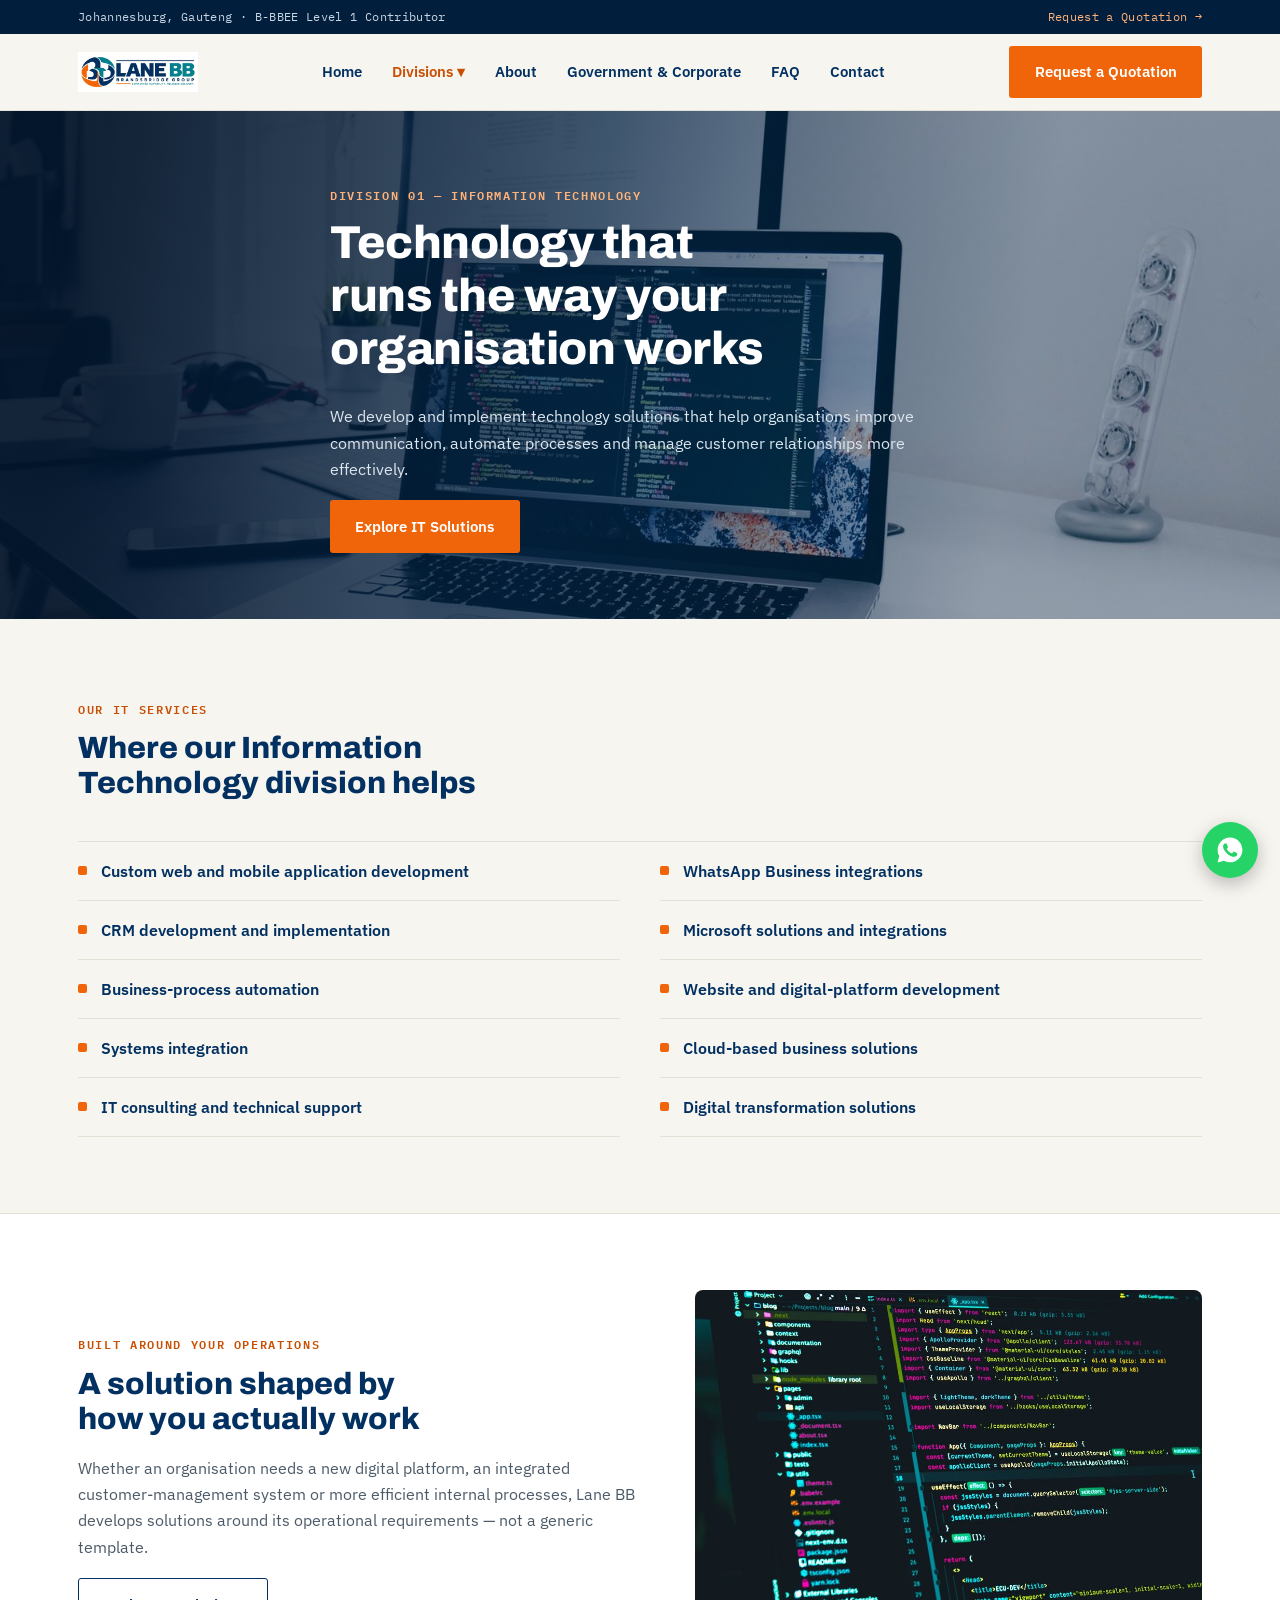
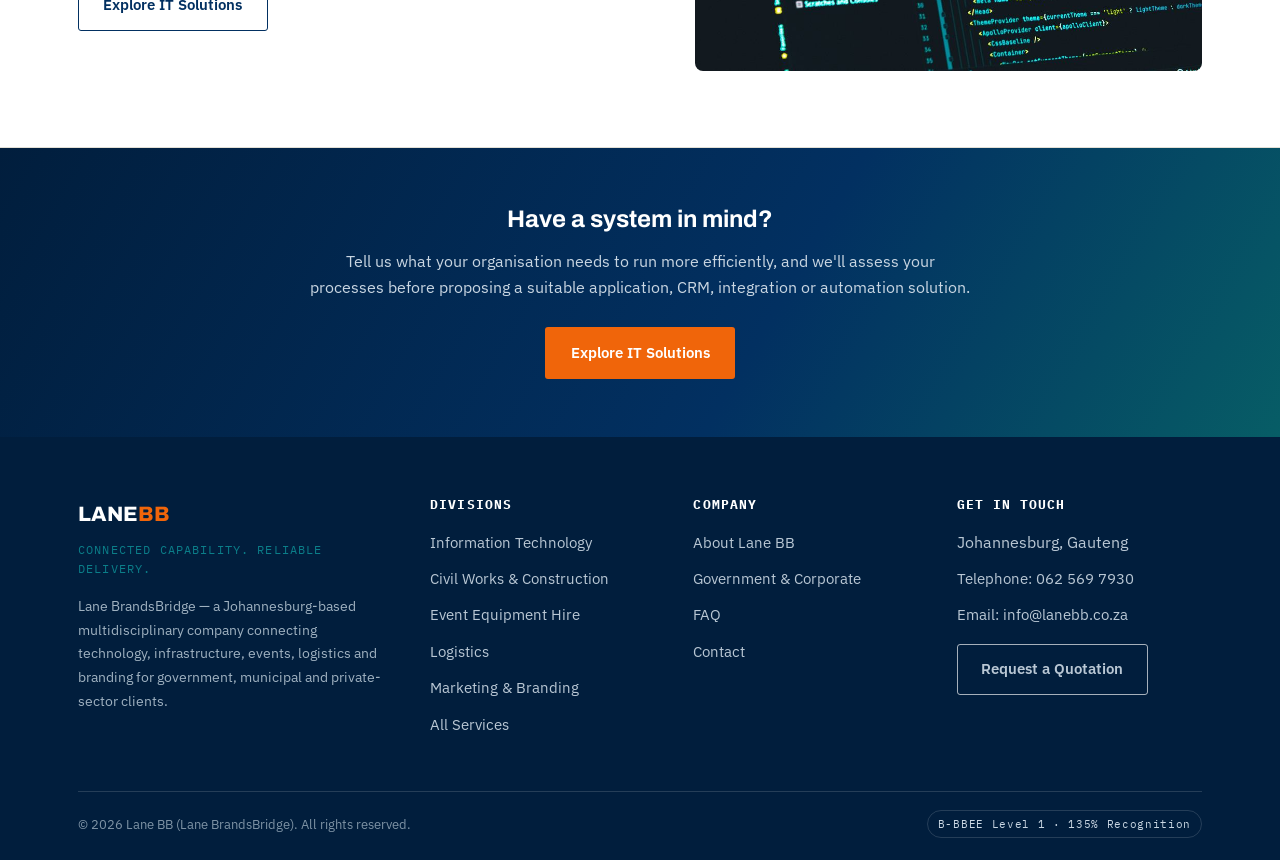
<file: it/index.html>
<!doctype html>
<html lang="en">
<head>
<meta charset="UTF-8">
<meta name="viewport" content="width=device-width, initial-scale=1.0">
<title>Information Technology — Lane BB</title>
<meta name="description" content="Custom web and mobile development, CRM implementation, WhatsApp Business integrations, automation and digital transformation from Lane BB's Information Technology division.">
<link rel="icon" href="../assets/img/favicon.png" type="image/png">
<link rel="preconnect" href="https://fonts.googleapis.com">
<link rel="stylesheet" href="https://fonts.googleapis.com/css2?family=Archivo:wght@700;800;900&family=IBM+Plex+Sans:wght@400;500;600;700&family=IBM+Plex+Mono:wght@500;600&display=swap">
<link rel="stylesheet" href="../assets/css/style.css">
</head>
<body>

<header class="site-header">
  <div class="topbar">
    <div class="container">
      <span>Johannesburg, Gauteng · B-BBEE Level 1 Contributor</span>
      <a href="../contact/">Request a Quotation →</a>
    </div>
  </div>
  <div class="nav-wrap">
    <a class="brand" href="../"><img src="../assets/img/logo.jpg" alt="Lane BB — Lane BrandsBridge Group"></a>
    <input type="checkbox" id="nav-toggle" class="nav-toggle">
    <nav class="main-nav">
      <ul>
        <li><a class="nav-link" href="../">Home</a></li>
        <li class="has-dropdown open">
          <a class="nav-link active" href="#">Divisions ▾</a>
          <div class="dropdown">
            <a href="../it/">Information Technology<small>Software, CRM, automation</small></a>
            <a href="../civil-works/">Civil Works &amp; Construction<small>Building, renovations, site works</small></a>
            <a href="../events/">Event Equipment Hire<small>Stage, sound, technical support</small></a>
            <a href="../logistics/">Logistics<small>Transport, delivery, coordination</small></a>
            <a href="../marketing-branding/">Marketing &amp; Branding<small>Brand, POS, signage, custom furniture</small></a>
            <div class="dropdown-divider"></div>
            <a href="../all-services/" class="dropdown-all">View All Services →</a>
          </div>
        </li>
        <li><a class="nav-link" href="../about/">About</a></li>
        <li><a class="nav-link" href="../government/">Government &amp; Corporate</a></li>
        <li><a class="nav-link" href="../faq/">FAQ</a></li>
        <li><a class="nav-link" href="../contact/">Contact</a></li>
      </ul>
    </nav>
    <div class="nav-cta">
      <a class="btn btn-primary" href="../contact/">Request a Quotation</a>
      <label class="hamburger" for="nav-toggle"><span></span><span></span><span></span></label>
    </div>
  </div>
</header>

<section class="hero hero-band" style="background-image:url('../assets/img/it-hero.jpg');">
  <div class="container hero-inner">
    <span class="eyebrow on-dark">Division 01 — Information Technology</span>
    <h1 class="display">Technology that runs the way your organisation works</h1>
    <p>We develop and implement technology solutions that help organisations improve communication, automate processes and manage customer relationships more effectively.</p>
    <div class="btn-row">
      <a class="btn btn-primary" href="../contact/">Explore IT Solutions</a>
    </div>
  </div>
</section>

<section>
  <div class="container">
    <div class="section-head">
      <span class="eyebrow">Our IT Services</span>
      <h2 class="section-title">Where our Information Technology division helps</h2>
    </div>
    <div class="service-grid">
      <div class="service-item"><span class="mark"></span><span>Custom web and mobile application development</span></div>
      <div class="service-item"><span class="mark"></span><span>WhatsApp Business integrations</span></div>
      <div class="service-item"><span class="mark"></span><span>CRM development and implementation</span></div>
      <div class="service-item"><span class="mark"></span><span>Microsoft solutions and integrations</span></div>
      <div class="service-item"><span class="mark"></span><span>Business-process automation</span></div>
      <div class="service-item"><span class="mark"></span><span>Website and digital-platform development</span></div>
      <div class="service-item"><span class="mark"></span><span>Systems integration</span></div>
      <div class="service-item"><span class="mark"></span><span>Cloud-based business solutions</span></div>
      <div class="service-item"><span class="mark"></span><span>IT consulting and technical support</span></div>
      <div class="service-item"><span class="mark"></span><span>Digital transformation solutions</span></div>
    </div>
  </div>
</section>

<section class="section-alt">
  <div class="container">
    <div class="split">
      <div>
        <span class="eyebrow">Built Around Your Operations</span>
        <h2 class="section-title">A solution shaped by how you actually work</h2>
        <p>Whether an organisation needs a new digital platform, an integrated customer-management system or more efficient internal processes, Lane BB develops solutions around its operational requirements — not a generic template.</p>
        <a class="btn btn-outline-dark" href="../contact/">Explore IT Solutions</a>
      </div>
      <div class="split-media"><img src="../assets/img/it-secondary.jpg" alt="Developer working on a web application"></div>
    </div>
  </div>
</section>

<section class="cta-band">
  <div class="container narrow center">
    <h2>Have a system in mind?</h2>
    <p>Tell us what your organisation needs to run more efficiently, and we'll assess your processes before proposing a suitable application, CRM, integration or automation solution.</p>
    <div class="btn-row"><a class="btn btn-primary" href="../contact/">Explore IT Solutions</a></div>
  </div>
</section>

<footer class="site-footer">
  <div class="container">
    <div class="footer-grid">
      <div class="footer-brand">
        <div class="wordmark">LANE<span>BB</span></div>
        <div class="tagline">Connected Capability. Reliable Delivery.</div>
        <p>Lane BrandsBridge — a Johannesburg-based multidisciplinary company connecting technology, infrastructure, events, logistics and branding for government, municipal and private-sector clients.</p>
      </div>
      <div>
        <h4>Divisions</h4>
        <ul>
          <li><a href="../it/">Information Technology</a></li>
          <li><a href="../civil-works/">Civil Works &amp; Construction</a></li>
          <li><a href="../events/">Event Equipment Hire</a></li>
          <li><a href="../logistics/">Logistics</a></li>
          <li><a href="../marketing-branding/">Marketing &amp; Branding</a></li>
          <li><a href="../all-services/">All Services</a></li>
        </ul>
      </div>
      <div>
        <h4>Company</h4>
        <ul>
          <li><a href="../about/">About Lane BB</a></li>
          <li><a href="../government/">Government &amp; Corporate</a></li>
          <li><a href="../faq/">FAQ</a></li>
          <li><a href="../contact/">Contact</a></li>
        </ul>
      </div>
      <div>
        <h4>Get In Touch</h4>
        <ul>
          <li>Johannesburg, Gauteng</li>
          <li><a href="tel:+27625697930" style="color:inherit;">Telephone: 062 569 7930</a></li>
          <li><a href="mailto:info@lanebb.co.za" style="color:inherit;">Email: info@lanebb.co.za</a></li>
        </ul>
        <a class="btn btn-outline-light" href="../contact/" style="margin-top:6px;">Request a Quotation</a>
      </div>
    </div>
    <div class="footer-bottom">
      <span>© <span data-year></span> Lane BB (Lane BrandsBridge). All rights reserved.</span>
      <span class="badge">B-BBEE Level 1 · 135% Recognition</span>
    </div>
  </div>
</footer>
<script src="../assets/js/main.js"></script>
<a class="whatsapp-float" href="https://wa.me/27625697930?text=Hi%2C%20I%27d%20like%20a%20quotation%20from%20Lane%20BB" target="_blank" rel="noopener" aria-label="Chat with Lane BB on WhatsApp">
  <svg viewBox="0 0 24 24" fill="#fff"><path d="M12.04 2C6.58 2 2.13 6.45 2.13 11.91c0 1.75.46 3.46 1.32 4.96L2.05 22l5.25-1.38c1.44.79 3.06 1.2 4.72 1.2h.01c5.46 0 9.91-4.45 9.91-9.91S17.5 2 12.04 2zm5.79 14.02c-.24.68-1.4 1.32-1.93 1.4-.49.08-1.11.11-1.79-.11-.41-.13-.94-.31-1.62-.6-2.85-1.23-4.71-4.11-4.85-4.3-.14-.19-1.16-1.55-1.16-2.96s.73-2.1.99-2.39c.26-.28.57-.35.76-.35.19 0 .38 0 .55.01.18.01.41-.07.64.49.24.57.81 1.98.88 2.12.07.14.12.31.02.5-.09.19-.14.31-.28.48-.14.17-.29.37-.42.5-.14.14-.28.29-.12.57.16.28.71 1.17 1.53 1.9 1.05.94 1.94 1.23 2.22 1.37.28.14.44.12.61-.07.16-.19.7-.81.88-1.09.19-.28.37-.23.62-.14.26.09 1.63.77 1.91.91.28.14.47.21.53.33.07.12.07.68-.17 1.36z"/></svg>
</a>
</body>
</html>
</file>
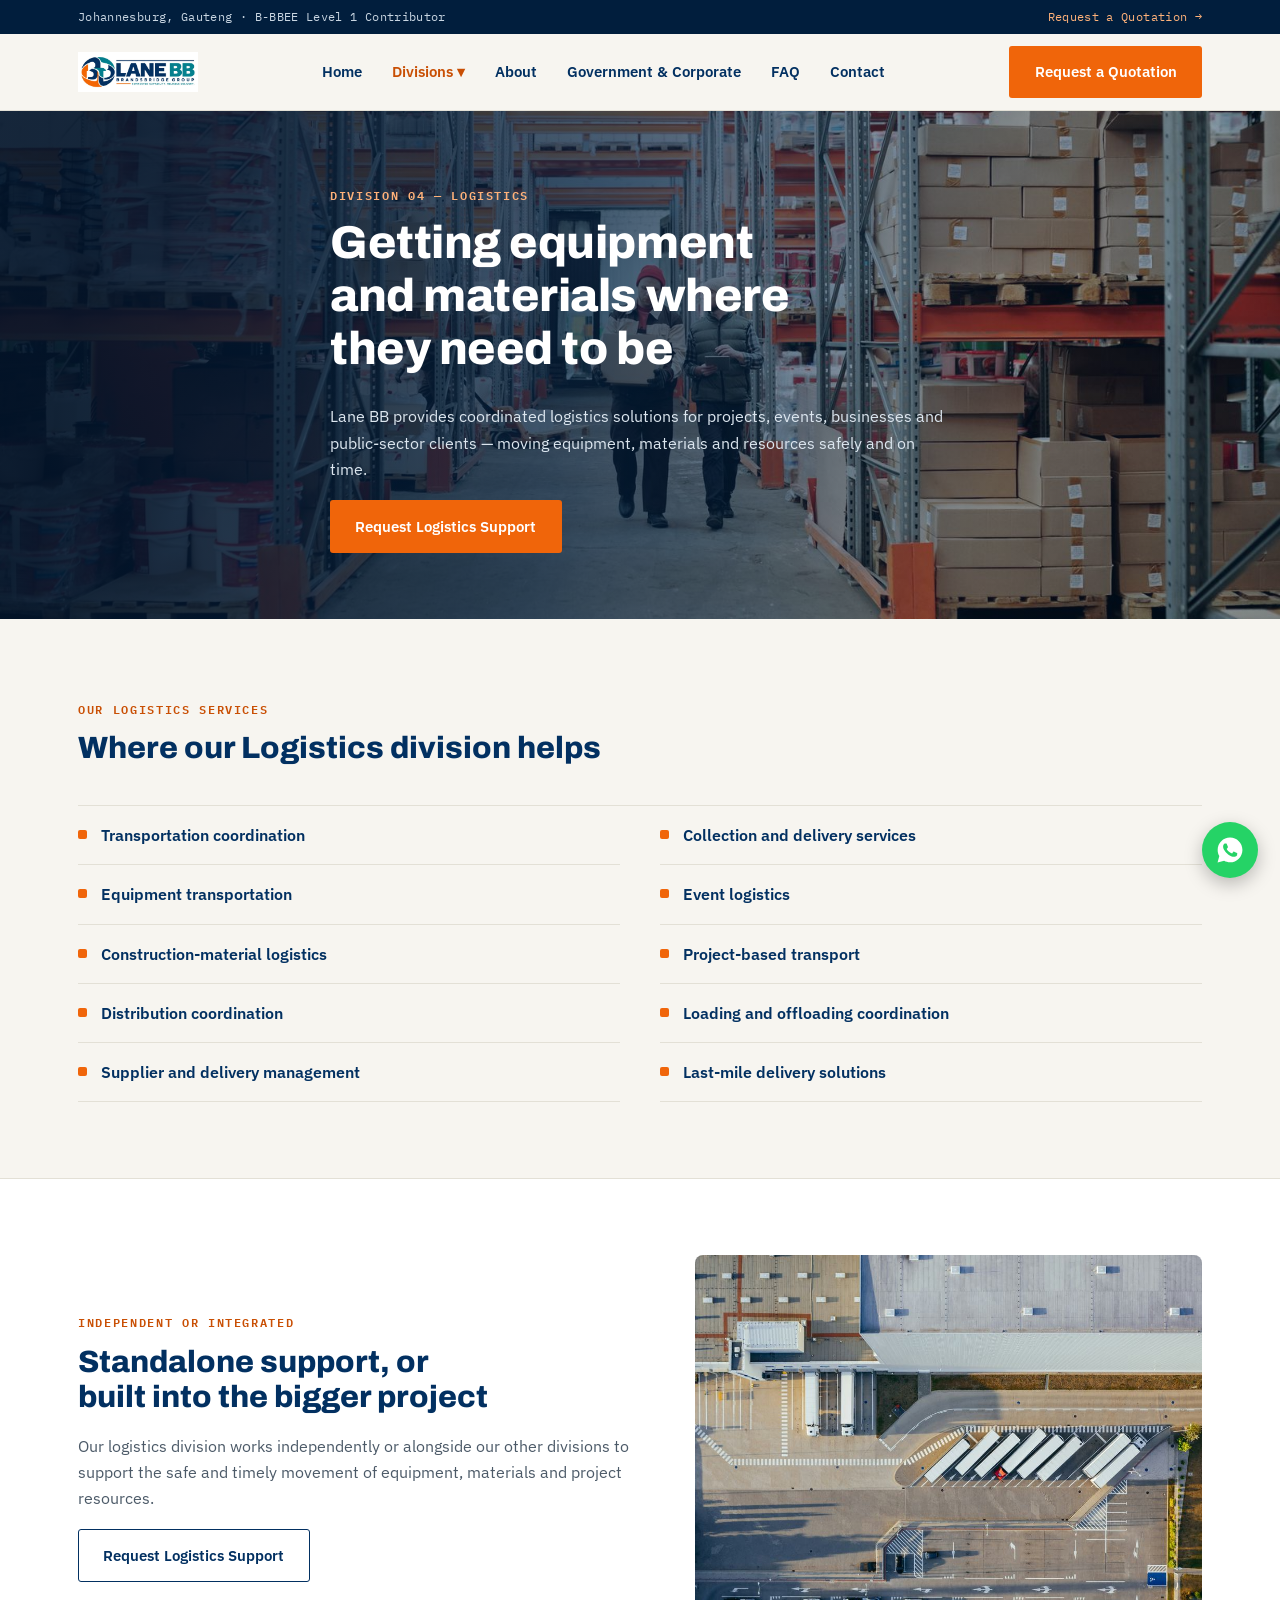
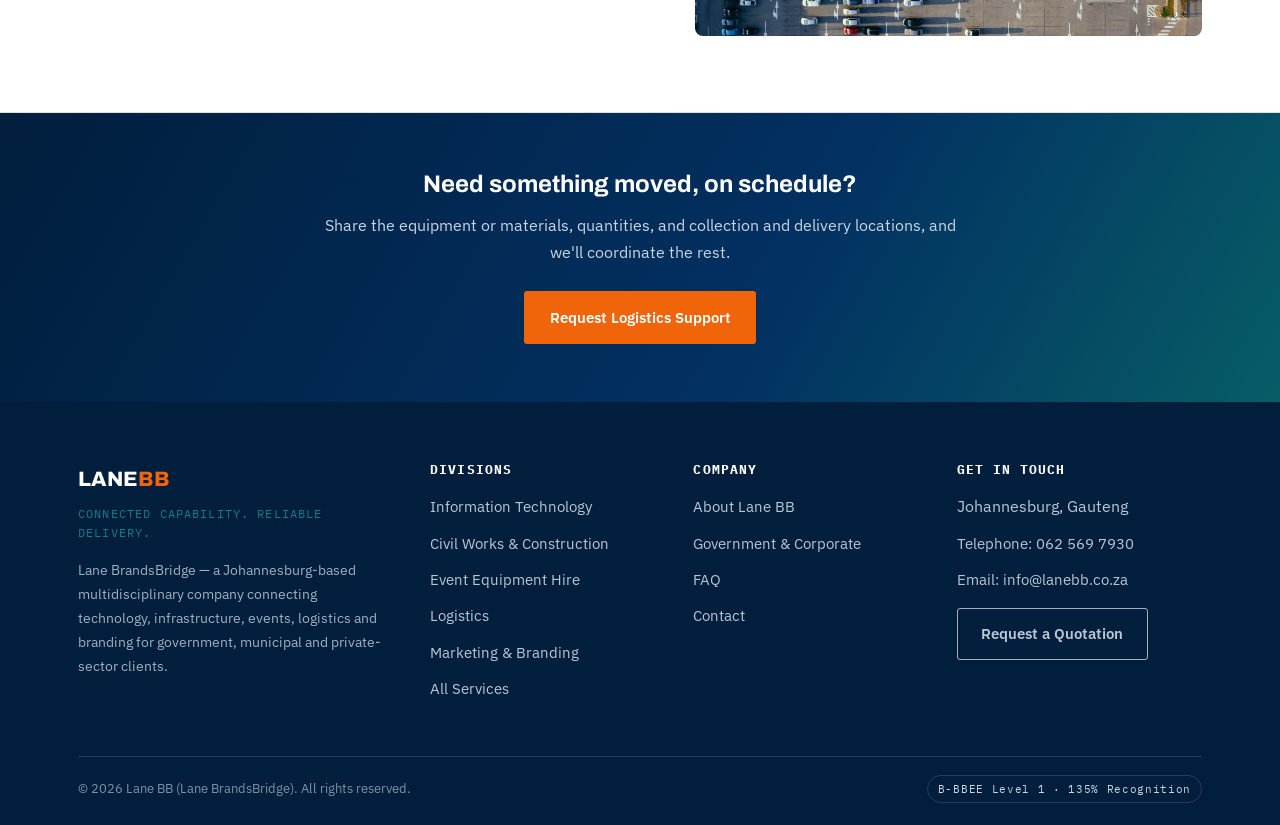
<file: logistics/index.html>
<!doctype html>
<html lang="en">
<head>
<meta charset="UTF-8">
<meta name="viewport" content="width=device-width, initial-scale=1.0">
<title>Logistics — Lane BB</title>
<meta name="description" content="Transportation coordination, delivery, equipment transport and distribution coordination from Lane BB's Logistics division, Johannesburg.">
<link rel="icon" href="../assets/img/favicon.png" type="image/png">
<link rel="preconnect" href="https://fonts.googleapis.com">
<link rel="stylesheet" href="https://fonts.googleapis.com/css2?family=Archivo:wght@700;800;900&family=IBM+Plex+Sans:wght@400;500;600;700&family=IBM+Plex+Mono:wght@500;600&display=swap">
<link rel="stylesheet" href="../assets/css/style.css">
</head>
<body>

<header class="site-header">
  <div class="topbar">
    <div class="container">
      <span>Johannesburg, Gauteng · B-BBEE Level 1 Contributor</span>
      <a href="../contact/">Request a Quotation →</a>
    </div>
  </div>
  <div class="nav-wrap">
    <a class="brand" href="../"><img src="../assets/img/logo.jpg" alt="Lane BB — Lane BrandsBridge Group"></a>
    <input type="checkbox" id="nav-toggle" class="nav-toggle">
    <nav class="main-nav">
      <ul>
        <li><a class="nav-link" href="../">Home</a></li>
        <li class="has-dropdown open">
          <a class="nav-link active" href="#">Divisions ▾</a>
          <div class="dropdown">
            <a href="../it/">Information Technology<small>Software, CRM, automation</small></a>
            <a href="../civil-works/">Civil Works &amp; Construction<small>Building, renovations, site works</small></a>
            <a href="../events/">Event Equipment Hire<small>Stage, sound, technical support</small></a>
            <a href="../logistics/">Logistics<small>Transport, delivery, coordination</small></a>
            <a href="../marketing-branding/">Marketing &amp; Branding<small>Brand, POS, signage, custom furniture</small></a>
            <div class="dropdown-divider"></div>
            <a href="../all-services/" class="dropdown-all">View All Services →</a>
          </div>
        </li>
        <li><a class="nav-link" href="../about/">About</a></li>
        <li><a class="nav-link" href="../government/">Government &amp; Corporate</a></li>
        <li><a class="nav-link" href="../faq/">FAQ</a></li>
        <li><a class="nav-link" href="../contact/">Contact</a></li>
      </ul>
    </nav>
    <div class="nav-cta">
      <a class="btn btn-primary" href="../contact/">Request a Quotation</a>
      <label class="hamburger" for="nav-toggle"><span></span><span></span><span></span></label>
    </div>
  </div>
</header>

<section class="hero hero-band" style="background-image:url('../assets/img/logistics-hero.jpg');">
  <div class="container hero-inner">
    <span class="eyebrow on-dark">Division 04 — Logistics</span>
    <h1 class="display">Getting equipment and materials where they need to be</h1>
    <p>Lane BB provides coordinated logistics solutions for projects, events, businesses and public-sector clients — moving equipment, materials and resources safely and on time.</p>
    <div class="btn-row">
      <a class="btn btn-primary" href="../contact/">Request Logistics Support</a>
    </div>
  </div>
</section>

<section>
  <div class="container">
    <div class="section-head">
      <span class="eyebrow">Our Logistics Services</span>
      <h2 class="section-title">Where our Logistics division helps</h2>
    </div>
    <div class="service-grid">
      <div class="service-item"><span class="mark"></span><span>Transportation coordination</span></div>
      <div class="service-item"><span class="mark"></span><span>Collection and delivery services</span></div>
      <div class="service-item"><span class="mark"></span><span>Equipment transportation</span></div>
      <div class="service-item"><span class="mark"></span><span>Event logistics</span></div>
      <div class="service-item"><span class="mark"></span><span>Construction-material logistics</span></div>
      <div class="service-item"><span class="mark"></span><span>Project-based transport</span></div>
      <div class="service-item"><span class="mark"></span><span>Distribution coordination</span></div>
      <div class="service-item"><span class="mark"></span><span>Loading and offloading coordination</span></div>
      <div class="service-item"><span class="mark"></span><span>Supplier and delivery management</span></div>
      <div class="service-item"><span class="mark"></span><span>Last-mile delivery solutions</span></div>
    </div>
  </div>
</section>

<section class="section-alt">
  <div class="container">
    <div class="split">
      <div>
        <span class="eyebrow">Independent or Integrated</span>
        <h2 class="section-title">Standalone support, or built into the bigger project</h2>
        <p>Our logistics division works independently or alongside our other divisions to support the safe and timely movement of equipment, materials and project resources.</p>
        <a class="btn btn-outline-dark" href="../contact/">Request Logistics Support</a>
      </div>
      <div class="split-media"><img src="../assets/img/logistics-secondary.jpg" alt="Aerial view of a logistics and distribution yard"></div>
    </div>
  </div>
</section>

<section class="cta-band">
  <div class="container narrow center">
    <h2>Need something moved, on schedule?</h2>
    <p>Share the equipment or materials, quantities, and collection and delivery locations, and we'll coordinate the rest.</p>
    <div class="btn-row"><a class="btn btn-primary" href="../contact/">Request Logistics Support</a></div>
  </div>
</section>

<footer class="site-footer">
  <div class="container">
    <div class="footer-grid">
      <div class="footer-brand">
        <div class="wordmark">LANE<span>BB</span></div>
        <div class="tagline">Connected Capability. Reliable Delivery.</div>
        <p>Lane BrandsBridge — a Johannesburg-based multidisciplinary company connecting technology, infrastructure, events, logistics and branding for government, municipal and private-sector clients.</p>
      </div>
      <div>
        <h4>Divisions</h4>
        <ul>
          <li><a href="../it/">Information Technology</a></li>
          <li><a href="../civil-works/">Civil Works &amp; Construction</a></li>
          <li><a href="../events/">Event Equipment Hire</a></li>
          <li><a href="../logistics/">Logistics</a></li>
          <li><a href="../marketing-branding/">Marketing &amp; Branding</a></li>
          <li><a href="../all-services/">All Services</a></li>
        </ul>
      </div>
      <div>
        <h4>Company</h4>
        <ul>
          <li><a href="../about/">About Lane BB</a></li>
          <li><a href="../government/">Government &amp; Corporate</a></li>
          <li><a href="../faq/">FAQ</a></li>
          <li><a href="../contact/">Contact</a></li>
        </ul>
      </div>
      <div>
        <h4>Get In Touch</h4>
        <ul>
          <li>Johannesburg, Gauteng</li>
          <li><a href="tel:+27625697930" style="color:inherit;">Telephone: 062 569 7930</a></li>
          <li><a href="mailto:info@lanebb.co.za" style="color:inherit;">Email: info@lanebb.co.za</a></li>
        </ul>
        <a class="btn btn-outline-light" href="../contact/" style="margin-top:6px;">Request a Quotation</a>
      </div>
    </div>
    <div class="footer-bottom">
      <span>© <span data-year></span> Lane BB (Lane BrandsBridge). All rights reserved.</span>
      <span class="badge">B-BBEE Level 1 · 135% Recognition</span>
    </div>
  </div>
</footer>
<script src="../assets/js/main.js"></script>
<a class="whatsapp-float" href="https://wa.me/27625697930?text=Hi%2C%20I%27d%20like%20a%20quotation%20from%20Lane%20BB" target="_blank" rel="noopener" aria-label="Chat with Lane BB on WhatsApp">
  <svg viewBox="0 0 24 24" fill="#fff"><path d="M12.04 2C6.58 2 2.13 6.45 2.13 11.91c0 1.75.46 3.46 1.32 4.96L2.05 22l5.25-1.38c1.44.79 3.06 1.2 4.72 1.2h.01c5.46 0 9.91-4.45 9.91-9.91S17.5 2 12.04 2zm5.79 14.02c-.24.68-1.4 1.32-1.93 1.4-.49.08-1.11.11-1.79-.11-.41-.13-.94-.31-1.62-.6-2.85-1.23-4.71-4.11-4.85-4.3-.14-.19-1.16-1.55-1.16-2.96s.73-2.1.99-2.39c.26-.28.57-.35.76-.35.19 0 .38 0 .55.01.18.01.41-.07.64.49.24.57.81 1.98.88 2.12.07.14.12.31.02.5-.09.19-.14.31-.28.48-.14.17-.29.37-.42.5-.14.14-.28.29-.12.57.16.28.71 1.17 1.53 1.9 1.05.94 1.94 1.23 2.22 1.37.28.14.44.12.61-.07.16-.19.7-.81.88-1.09.19-.28.37-.23.62-.14.26.09 1.63.77 1.91.91.28.14.47.21.53.33.07.12.07.68-.17 1.36z"/></svg>
</a>
</body>
</html>
</file>
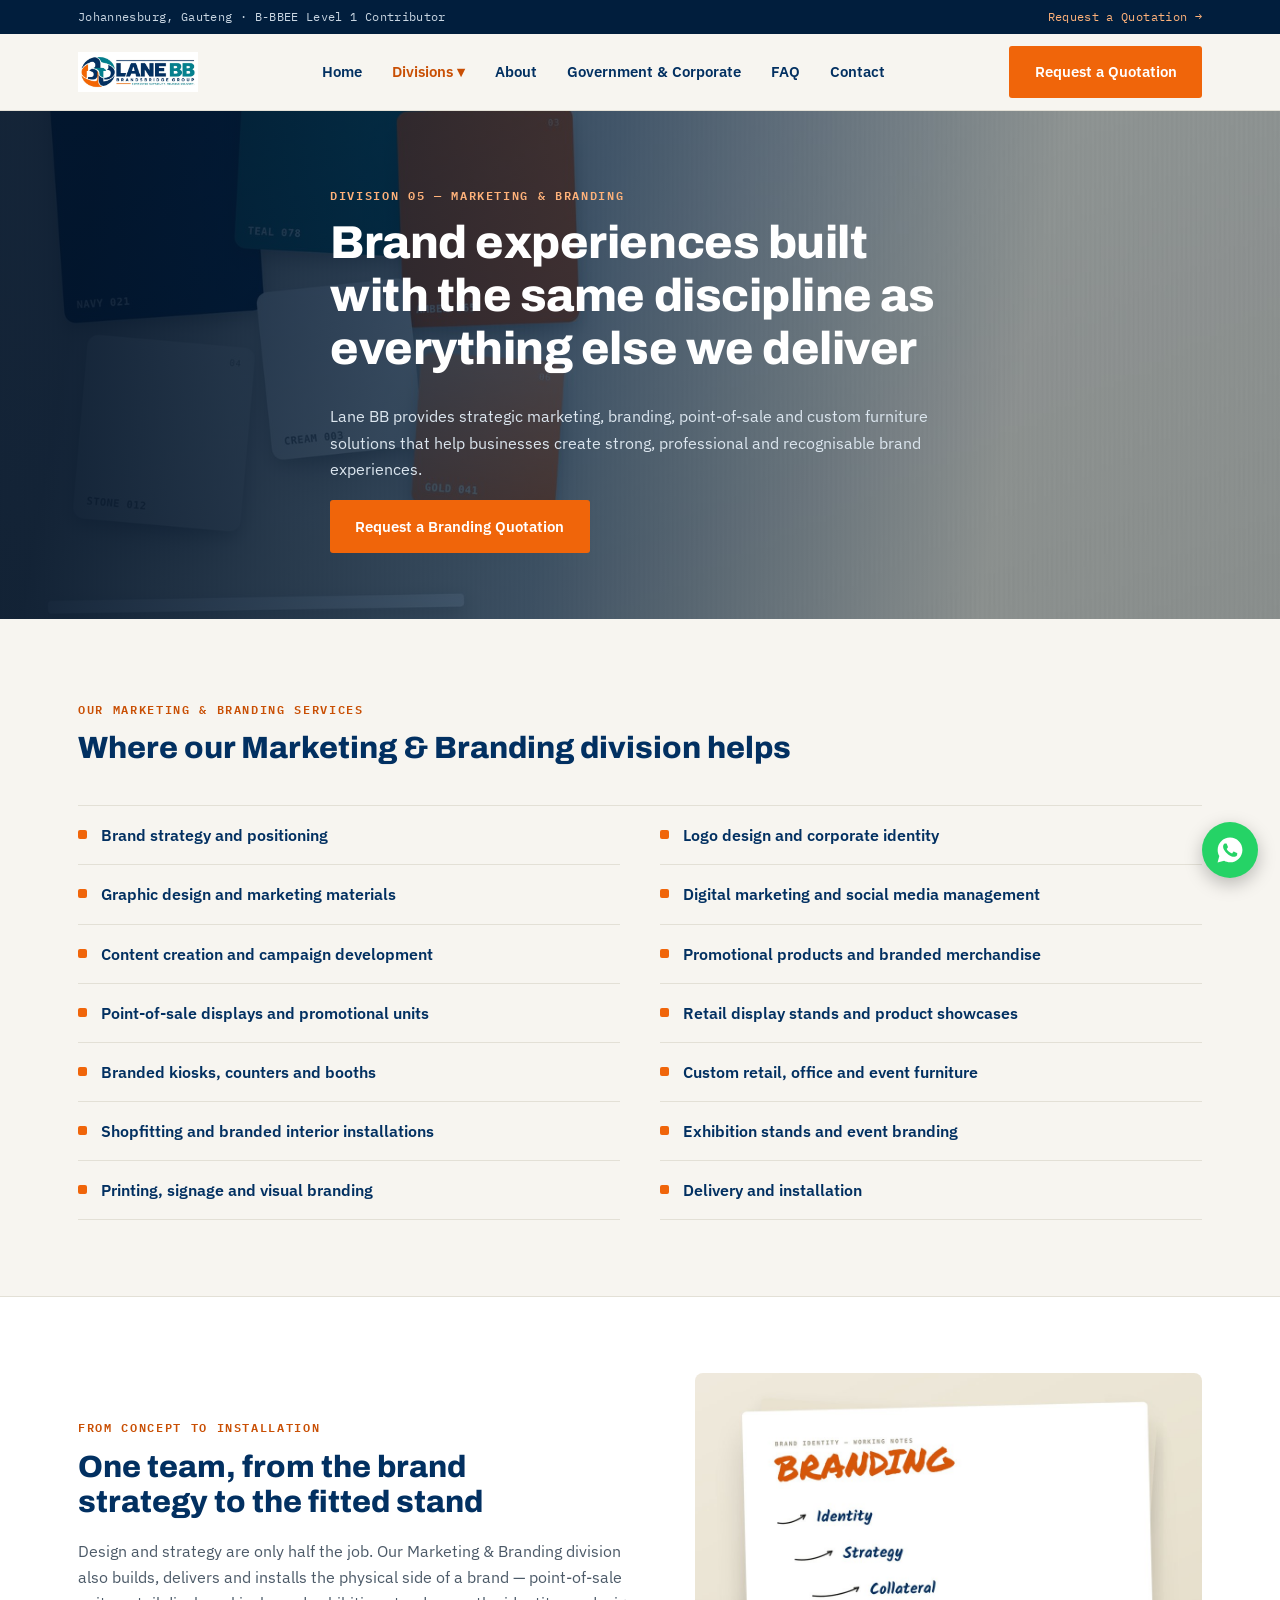
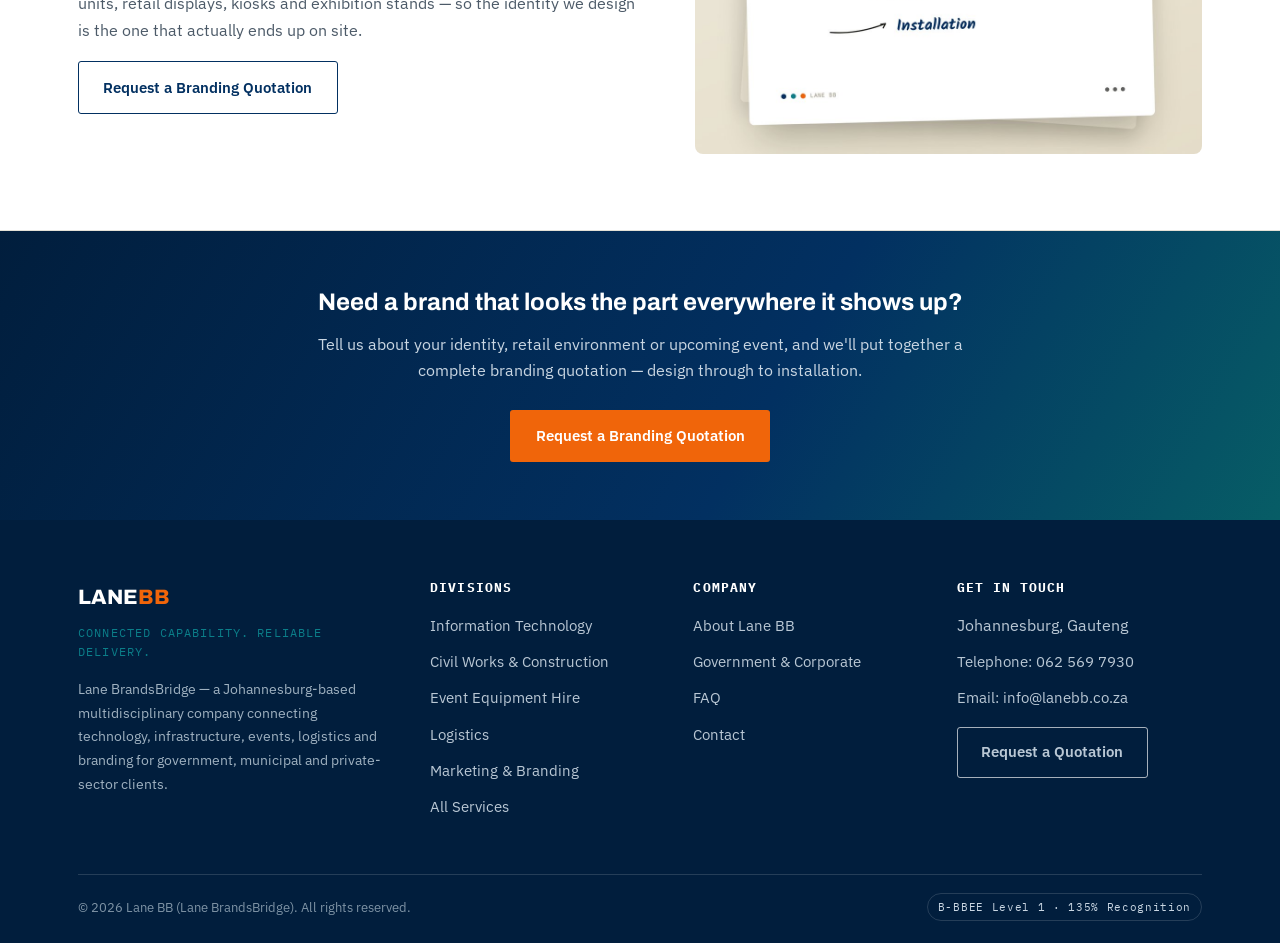
<file: marketing-branding/index.html>
<!doctype html>
<html lang="en">
<head>
<meta charset="UTF-8">
<meta name="viewport" content="width=device-width, initial-scale=1.0">
<title>Marketing &amp; Branding — Lane BB</title>
<meta name="description" content="Brand strategy, identity and design, point-of-sale displays, custom furniture, shopfitting and signage from Lane BB's Marketing &amp; Branding division, Johannesburg.">
<link rel="icon" href="../assets/img/favicon.png" type="image/png">
<link rel="preconnect" href="https://fonts.googleapis.com">
<link rel="stylesheet" href="https://fonts.googleapis.com/css2?family=Archivo:wght@700;800;900&family=IBM+Plex+Sans:wght@400;500;600;700&family=IBM+Plex+Mono:wght@500;600&display=swap">
<link rel="stylesheet" href="../assets/css/style.css">
</head>
<body>

<header class="site-header">
  <div class="topbar">
    <div class="container">
      <span>Johannesburg, Gauteng · B-BBEE Level 1 Contributor</span>
      <a href="../contact/">Request a Quotation →</a>
    </div>
  </div>
  <div class="nav-wrap">
    <a class="brand" href="../"><img src="../assets/img/logo.jpg" alt="Lane BB — Lane BrandsBridge Group"></a>
    <input type="checkbox" id="nav-toggle" class="nav-toggle">
    <nav class="main-nav">
      <ul>
        <li><a class="nav-link" href="../">Home</a></li>
        <li class="has-dropdown open">
          <a class="nav-link active" href="#">Divisions ▾</a>
          <div class="dropdown">
            <a href="../it/">Information Technology<small>Software, CRM, automation</small></a>
            <a href="../civil-works/">Civil Works &amp; Construction<small>Building, renovations, site works</small></a>
            <a href="../events/">Event Equipment Hire<small>Stage, sound, technical support</small></a>
            <a href="../logistics/">Logistics<small>Transport, delivery, coordination</small></a>
            <a href="../marketing-branding/">Marketing &amp; Branding<small>Brand, POS, signage, custom furniture</small></a>
            <div class="dropdown-divider"></div>
            <a href="../all-services/" class="dropdown-all">View All Services →</a>
          </div>
        </li>
        <li><a class="nav-link" href="../about/">About</a></li>
        <li><a class="nav-link" href="../government/">Government &amp; Corporate</a></li>
        <li><a class="nav-link" href="../faq/">FAQ</a></li>
        <li><a class="nav-link" href="../contact/">Contact</a></li>
      </ul>
    </nav>
    <div class="nav-cta">
      <a class="btn btn-primary" href="../contact/">Request a Quotation</a>
      <label class="hamburger" for="nav-toggle"><span></span><span></span><span></span></label>
    </div>
  </div>
</header>

<section class="hero hero-band" style="background-image:url('../assets/img/marketing-hero.jpg');">
  <div class="container hero-inner">
    <span class="eyebrow on-dark">Division 05 — Marketing &amp; Branding</span>
    <h1 class="display">Brand experiences built with the same discipline as everything else we deliver</h1>
    <p>Lane BB provides strategic marketing, branding, point-of-sale and custom furniture solutions that help businesses create strong, professional and recognisable brand experiences.</p>
    <div class="btn-row">
      <a class="btn btn-primary" href="../contact/">Request a Branding Quotation</a>
    </div>
  </div>
</section>

<section>
  <div class="container">
    <div class="section-head">
      <span class="eyebrow">Our Marketing &amp; Branding Services</span>
      <h2 class="section-title">Where our Marketing &amp; Branding division helps</h2>
    </div>
    <div class="service-grid">
      <div class="service-item"><span class="mark"></span><span>Brand strategy and positioning</span></div>
      <div class="service-item"><span class="mark"></span><span>Logo design and corporate identity</span></div>
      <div class="service-item"><span class="mark"></span><span>Graphic design and marketing materials</span></div>
      <div class="service-item"><span class="mark"></span><span>Digital marketing and social media management</span></div>
      <div class="service-item"><span class="mark"></span><span>Content creation and campaign development</span></div>
      <div class="service-item"><span class="mark"></span><span>Promotional products and branded merchandise</span></div>
      <div class="service-item"><span class="mark"></span><span>Point-of-sale displays and promotional units</span></div>
      <div class="service-item"><span class="mark"></span><span>Retail display stands and product showcases</span></div>
      <div class="service-item"><span class="mark"></span><span>Branded kiosks, counters and booths</span></div>
      <div class="service-item"><span class="mark"></span><span>Custom retail, office and event furniture</span></div>
      <div class="service-item"><span class="mark"></span><span>Shopfitting and branded interior installations</span></div>
      <div class="service-item"><span class="mark"></span><span>Exhibition stands and event branding</span></div>
      <div class="service-item"><span class="mark"></span><span>Printing, signage and visual branding</span></div>
      <div class="service-item"><span class="mark"></span><span>Delivery and installation</span></div>
    </div>
  </div>
</section>

<section class="section-alt">
  <div class="container">
    <div class="split">
      <div>
        <span class="eyebrow">From Concept to Installation</span>
        <h2 class="section-title">One team, from the brand strategy to the fitted stand</h2>
        <p>Design and strategy are only half the job. Our Marketing &amp; Branding division also builds, delivers and installs the physical side of a brand — point-of-sale units, retail displays, kiosks and exhibition stands — so the identity we design is the one that actually ends up on site.</p>
        <a class="btn btn-outline-dark" href="../contact/">Request a Branding Quotation</a>
      </div>
      <div class="split-media"><img src="../assets/img/marketing-secondary.jpg" alt="Hand-annotated branding board — identity, strategy, collateral and installation"></div>
    </div>
  </div>
</section>

<section class="cta-band">
  <div class="container narrow center">
    <h2>Need a brand that looks the part everywhere it shows up?</h2>
    <p>Tell us about your identity, retail environment or upcoming event, and we'll put together a complete branding quotation — design through to installation.</p>
    <div class="btn-row"><a class="btn btn-primary" href="../contact/">Request a Branding Quotation</a></div>
  </div>
</section>

<footer class="site-footer">
  <div class="container">
    <div class="footer-grid">
      <div class="footer-brand">
        <div class="wordmark">LANE<span>BB</span></div>
        <div class="tagline">Connected Capability. Reliable Delivery.</div>
        <p>Lane BrandsBridge — a Johannesburg-based multidisciplinary company connecting technology, infrastructure, events, logistics and branding for government, municipal and private-sector clients.</p>
      </div>
      <div>
        <h4>Divisions</h4>
        <ul>
          <li><a href="../it/">Information Technology</a></li>
          <li><a href="../civil-works/">Civil Works &amp; Construction</a></li>
          <li><a href="../events/">Event Equipment Hire</a></li>
          <li><a href="../logistics/">Logistics</a></li>
          <li><a href="../marketing-branding/">Marketing &amp; Branding</a></li>
          <li><a href="../all-services/">All Services</a></li>
        </ul>
      </div>
      <div>
        <h4>Company</h4>
        <ul>
          <li><a href="../about/">About Lane BB</a></li>
          <li><a href="../government/">Government &amp; Corporate</a></li>
          <li><a href="../faq/">FAQ</a></li>
          <li><a href="../contact/">Contact</a></li>
        </ul>
      </div>
      <div>
        <h4>Get In Touch</h4>
        <ul>
          <li>Johannesburg, Gauteng</li>
          <li><a href="tel:+27625697930" style="color:inherit;">Telephone: 062 569 7930</a></li>
          <li><a href="mailto:info@lanebb.co.za" style="color:inherit;">Email: info@lanebb.co.za</a></li>
        </ul>
        <a class="btn btn-outline-light" href="../contact/" style="margin-top:6px;">Request a Quotation</a>
      </div>
    </div>
    <div class="footer-bottom">
      <span>© <span data-year></span> Lane BB (Lane BrandsBridge). All rights reserved.</span>
      <span class="badge">B-BBEE Level 1 · 135% Recognition</span>
    </div>
  </div>
</footer>
<script src="../assets/js/main.js"></script>
<a class="whatsapp-float" href="https://wa.me/27625697930?text=Hi%2C%20I%27d%20like%20a%20quotation%20from%20Lane%20BB" target="_blank" rel="noopener" aria-label="Chat with Lane BB on WhatsApp">
  <svg viewBox="0 0 24 24" fill="#fff"><path d="M12.04 2C6.58 2 2.13 6.45 2.13 11.91c0 1.75.46 3.46 1.32 4.96L2.05 22l5.25-1.38c1.44.79 3.06 1.2 4.72 1.2h.01c5.46 0 9.91-4.45 9.91-9.91S17.5 2 12.04 2zm5.79 14.02c-.24.68-1.4 1.32-1.93 1.4-.49.08-1.11.11-1.79-.11-.41-.13-.94-.31-1.62-.6-2.85-1.23-4.71-4.11-4.85-4.3-.14-.19-1.16-1.55-1.16-2.96s.73-2.1.99-2.39c.26-.28.57-.35.76-.35.19 0 .38 0 .55.01.18.01.41-.07.64.49.24.57.81 1.98.88 2.12.07.14.12.31.02.5-.09.19-.14.31-.28.48-.14.17-.29.37-.42.5-.14.14-.28.29-.12.57.16.28.71 1.17 1.53 1.9 1.05.94 1.94 1.23 2.22 1.37.28.14.44.12.61-.07.16-.19.7-.81.88-1.09.19-.28.37-.23.62-.14.26.09 1.63.77 1.91.91.28.14.47.21.53.33.07.12.07.68-.17 1.36z"/></svg>
</a>
</body>
</html>
</file>
<file: assets/css/style.css>
/* ========================================================
   Lane BB — Brand Stylesheet
   Palette sampled directly from the Lane BB logo mark.
   ======================================================== */

:root{
  --navy:        #023061;
  --navy-deep:   #011E3D;
  --navy-mid:    #0B4278;
  --teal:        #0B7E89;
  --teal-deep:   #075D66;
  --orange:      #F0650A;
  --orange-deep: #C94F04;
  --paper:       #F7F5F0;
  --panel:       #FFFFFF;
  --ink:         #16212C;
  --ink-soft:    #4C5A68;
  --steel:       #5B7286;
  --line:        #E3E0D6;
  --line-dark:   rgba(255,255,255,0.14);

  --font-display: 'Archivo', 'Helvetica Neue', Arial, sans-serif;
  --font-body: 'IBM Plex Sans', 'Segoe UI', Arial, sans-serif;
  --font-mono: 'IBM Plex Mono', ui-monospace, 'Courier New', monospace;

  --container: 1180px;
}

*, *::before, *::after{ box-sizing: border-box; }
html{ scroll-behavior: smooth; }
body{
  margin:0;
  background: var(--paper);
  color: var(--ink);
  font-family: var(--font-body);
  font-size: 16px;
  line-height: 1.65;
  -webkit-font-smoothing: antialiased;
}
img{ max-width:100%; display:block; }
a{ color: inherit; text-decoration: none; }
ul{ margin:0; padding:0; list-style:none; }
h1,h2,h3,h4{
  font-family: var(--font-display);
  color: var(--navy);
  line-height: 1.15;
  margin: 0 0 .6em;
  text-wrap: balance;
}
p{ margin: 0 0 1.1em; color: var(--ink-soft); max-width: 66ch; }
.container{ max-width: var(--container); margin: 0 auto; padding: 0 28px; }

/* ---------- type scale ---------- */
.eyebrow{
  display:inline-block;
  font-family: var(--font-mono);
  font-size: .74rem;
  font-weight: 600;
  letter-spacing: .14em;
  text-transform: uppercase;
  color: var(--orange-deep);
  margin-bottom: .9em;
}
.eyebrow.on-dark{ color: #FFB27A; }
h1.display{ font-size: clamp(2.1rem, 3.6vw, 3.25rem); font-weight: 800; letter-spacing: -0.01em; }
h2.section-title{ font-size: clamp(1.55rem, 2.4vw, 2.1rem); font-weight: 800; }
h3.card-title{ font-size: 1.2rem; font-weight: 700; }
.lede{ font-size: 1.08rem; max-width: 62ch; }

/* ---------- buttons ---------- */
.btn{
  display:inline-flex;
  align-items:center;
  gap:.5em;
  font-family: var(--font-body);
  font-weight:600;
  font-size: .95rem;
  padding: .85em 1.6em;
  border-radius: 3px;
  border: 1.5px solid transparent;
  cursor:pointer;
  transition: background .15s ease, color .15s ease, border-color .15s ease, transform .1s ease;
}
.btn:active{ transform: translateY(1px); }
.btn-primary{ background: var(--orange); color:#fff; }
.btn-primary:hover{ background: var(--orange-deep); }
.btn-outline-dark{ border-color: var(--navy); color: var(--navy); }
.btn-outline-dark:hover{ background: var(--navy); color:#fff; }
.btn-outline-light{ border-color: rgba(255,255,255,.65); color:#fff; }
.btn-outline-light:hover{ background:#fff; color: var(--navy); }
.btn-row{ display:flex; gap:14px; flex-wrap:wrap; }

/* ---------- header / nav ---------- */
.site-header{
  position: sticky; top:0; z-index:100;
  background: rgba(247,245,240,.98);
  border-bottom: 1px solid var(--line);
}
.topbar{
  background: var(--navy-deep);
  color: #C9D6E2;
  font-family: var(--font-mono);
  font-size: .74rem;
  letter-spacing: .03em;
}
.topbar .container{
  display:flex; justify-content:space-between; align-items:center;
  padding-top:7px; padding-bottom:7px;
}
.topbar a{ color:#FFB27A; }
.topbar a:hover{ color:#fff; }

.nav-wrap{
  display:flex; align-items:center; justify-content:space-between;
  padding: 12px 28px;
  max-width: var(--container); margin:0 auto;
  gap: 24px;
}
.brand img{ height: 40px; width:auto; }
.main-nav{ display:flex; align-items:center; gap: 6px; }
.main-nav > ul{ display:flex; align-items:center; gap: 2px; }
.main-nav a.nav-link{
  display:block;
  padding: 10px 14px;
  font-weight:600;
  font-size: .92rem;
  color: var(--navy);
  border-radius:3px;
}
.main-nav a.nav-link:hover{ background: rgba(2,48,97,.06); }
.main-nav a.nav-link.active{ color: var(--orange-deep); }

.has-dropdown{ position:relative; }
.dropdown{
  position:absolute; top: calc(100% + 6px); left:0;
  background: var(--panel);
  border:1px solid var(--line);
  border-radius: 6px;
  box-shadow: 0 14px 32px rgba(2,26,54,.12);
  min-width: 240px;
  padding: 8px;
  opacity:0; visibility:hidden; transform: translateY(6px);
  transition: opacity .15s ease, transform .15s ease, visibility .15s;
}
.has-dropdown:hover .dropdown,
.has-dropdown:focus-within .dropdown{ opacity:1; visibility:visible; transform:translateY(0); }
.dropdown a{
  display:flex; flex-direction:column; gap:2px;
  padding: 10px 12px; border-radius:4px; font-weight:600; color:var(--navy); font-size:.92rem;
}
.dropdown a small{ font-weight:400; color: var(--ink-soft); font-size:.78rem; font-family: var(--font-body); }
.dropdown a:hover{ background: var(--paper); }
.dropdown-divider{ height:1px; background:var(--line); margin:6px 8px; }
.dropdown a.dropdown-all{ color: var(--orange-deep); flex-direction:row; align-items:center; justify-content:space-between; }

.services-index-block{ margin-bottom:56px; }
.services-index-block:last-child{ margin-bottom:0; }
.services-index-head{ display:flex; justify-content:space-between; align-items:baseline; gap:16px; flex-wrap:wrap; margin-bottom:18px; }
.services-index-head h2{ font-size:1.35rem; }
.services-index-head a{ font-weight:700; font-size:.88rem; color: var(--orange-deep); white-space:nowrap; }
.view-all-services{ margin-top:28px; display:flex; justify-content:center; }

.nav-cta{ display:flex; align-items:center; gap:10px; }
.nav-toggle{ display:none; }
.hamburger{ display:none; }

@media (max-width: 940px){
  .main-nav{
    position: fixed; inset: 64px 0 0 0;
    background: var(--panel);
    flex-direction:column; align-items:stretch;
    padding: 10px 20px 30px;
    transform: translateX(100%);
    transition: transform .22s ease;
    overflow-y:auto;
  }
  .main-nav > ul{ flex-direction:column; align-items:stretch; gap:0; }
  .dropdown{ position:static; box-shadow:none; border:none; opacity:1; visibility:visible; transform:none; display:none; padding-left:14px; }
  .has-dropdown.open .dropdown{ display:flex; flex-direction:column; }
  .nav-toggle:checked ~ .main-nav{ transform: translateX(0); }
  .hamburger{
    display:flex; flex-direction:column; justify-content:center; gap:5px;
    width:32px; height:32px; cursor:pointer;
  }
  .hamburger span{ height:2px; background:var(--navy); border-radius:2px; }
  .nav-cta .btn{ display:none; }
}

/* ---------- hero ---------- */
.hero{
  position:relative;
  color:#fff;
  background-size: cover;
  background-position: center;
  isolation:isolate;
}
.hero::after{
  content:"";
  position:absolute; inset:0;
  background: linear-gradient(100deg, rgba(2,20,42,.92) 8%, rgba(2,32,64,.72) 45%, rgba(2,32,64,.34) 78%);
  z-index:-1;
}
.hero-inner{ padding: 92px 0 84px; max-width: 640px; }
.hero h1{ color:#fff; }
.hero p{ color: #DCE6EF; }
.hero-full{ min-height: 78vh; display:flex; align-items:center; }
.hero-band{ padding: 70px 0 66px; }
.hero-band .hero-inner{ padding: 0; max-width: 620px; }

.banner{
  background: linear-gradient(120deg, var(--navy-deep), var(--navy));
  color:#fff;
  padding: 60px 0 54px;
}
.banner h1{ color:#fff; }
.banner p{ color:#C9D6E2; }

/* ---------- generic sections ---------- */
section{ padding: 76px 0; }
section.tight{ padding: 56px 0; }
.section-head{ max-width: 720px; margin-bottom: 40px; }
.section-alt{ background: var(--panel); border-top:1px solid var(--line); border-bottom:1px solid var(--line); }
.section-navy{ background: var(--navy); color:#fff; }
.section-navy h2, .section-navy h3, .section-navy h4{ color:#fff; }
.section-navy p{ color:#C9D6E2; }

/* ---------- division / feature cards ---------- */
.grid-4{ display:grid; grid-template-columns:repeat(4,1fr); gap:22px; }
.grid-divisions{ display:grid; grid-template-columns:repeat(auto-fit,minmax(230px,1fr)); gap:22px; }
.grid-3{ display:grid; grid-template-columns:repeat(3,1fr); gap:22px; }
.grid-2{ display:grid; grid-template-columns:repeat(2,1fr); gap:22px; }
@media (max-width: 980px){ .grid-4{ grid-template-columns:repeat(2,1fr);} .grid-3{ grid-template-columns:repeat(2,1fr);} }
@media (max-width: 640px){ .grid-4, .grid-3, .grid-2{ grid-template-columns:1fr; } }

.division-card{
  background: var(--panel);
  border:1px solid var(--line);
  border-radius: 8px;
  overflow:hidden;
  display:flex; flex-direction:column;
  transition: transform .18s ease, box-shadow .18s ease, border-color .18s ease;
}
.division-card:hover{ transform: translateY(-4px); box-shadow: 0 18px 34px rgba(2,26,54,.1); border-color:#d8d3c4; }
.division-card .thumb{ height:150px; overflow:hidden; }
.division-card .thumb img{ width:100%; height:100%; object-fit:cover; }
.division-card .body{ padding: 20px 22px 24px; display:flex; flex-direction:column; gap:10px; flex:1; }
.division-card .tag{ font-family: var(--font-mono); font-size:.68rem; letter-spacing:.1em; text-transform:uppercase; color: var(--teal-deep); }
.division-card p{ font-size:.93rem; margin-bottom:4px; }
.division-card .go{ margin-top:auto; font-weight:700; font-size:.88rem; color: var(--orange-deep); display:flex; align-items:center; gap:6px; }

/* ---------- service list (not cards — a spaced list with rule + accent mark) ---------- */
.service-grid{
  display:grid; grid-template-columns:repeat(2, 1fr); gap: 0 40px;
  border-top:1px solid var(--line);
}
@media (max-width:700px){ .service-grid{ grid-template-columns:1fr; } }
.service-item{
  display:flex; gap:14px; align-items:flex-start;
  padding: 16px 0;
  border-bottom:1px solid var(--line);
}
.service-item .mark{
  flex:none; width:9px; height:9px; margin-top:8px; border-radius:2px; background: var(--orange);
}
.service-item span{ font-weight:600; color: var(--navy); font-size:.99rem; }

/* ---------- values grid ---------- */
.value-card{
  padding: 22px 22px 20px;
  background: var(--panel);
  border:1px solid var(--line);
  border-top:3px solid var(--accent, var(--orange));
  border-radius:4px;
}
.value-card h3{ font-size:1.05rem; margin-bottom:.4em; }
.value-card p{ font-size:.92rem; margin:0; }

/* ---------- numbered list (real sequence: 4 divisions) ---------- */
.numbered-list{ display:flex; flex-direction:column; gap:0; border-top:1px solid var(--line); }
.numbered-list li{
  display:flex; gap:18px; align-items:baseline;
  padding: 14px 0; border-bottom:1px solid var(--line);
  font-weight:700; color:var(--navy); font-size:1.02rem;
}
.numbered-list li .n{ font-family: var(--font-mono); color: var(--orange-deep); font-size:.85rem; }

/* ---------- stat / why-us tiles ---------- */
.why-grid{ display:grid; grid-template-columns:repeat(3,1fr); gap: 26px 30px; }
@media (max-width:900px){ .why-grid{ grid-template-columns:repeat(2,1fr);} }
@media (max-width:600px){ .why-grid{ grid-template-columns:1fr;} }
.why-item h3{ font-size:1.05rem; margin-bottom:.35em; }
.why-item p{ font-size:.92rem; margin:0; }
.why-item .mark{
  width:30px; height:3px; background:var(--teal); border-radius:2px; margin-bottom:14px;
}

/* ---------- two column split ---------- */
.split{
  display:grid; grid-template-columns: 1.05fr .95fr; gap: 56px; align-items:center;
}
.split.reverse{ grid-template-columns: .95fr 1.05fr; }
.split.reverse .split-media{ order:2; }
@media (max-width:900px){
  .split, .split.reverse{ grid-template-columns:1fr; }
  .split.reverse .split-media{ order:0; }
}
.split-media img{ border-radius: 8px; width:100%; height:100%; object-fit:cover; aspect-ratio: 4/3; }

/* ---------- CTA band ---------- */
.cta-band{
  background: linear-gradient(120deg, var(--navy-deep), var(--navy) 60%, var(--teal-deep));
  color:#fff; padding: 58px 0; text-align:center;
}
.cta-band h2{ color:#fff; }
.cta-band p{ color:#C9D6E2; margin: 0 auto 26px; }
.cta-band .btn-row{ justify-content:center; }

/* ---------- checklist ---------- */
.checklist{ display:flex; flex-direction:column; gap:10px; }
.checklist li{ display:flex; gap:10px; align-items:flex-start; font-size:.94rem; color: var(--ink-soft); }
.checklist li::before{ content:"✓"; color: var(--teal-deep); font-weight:700; flex:none; }

/* ---------- definition panel (supplier info) ---------- */
.deflist{ display:flex; flex-direction:column; }
.deflist .row{ display:grid; grid-template-columns: 200px 1fr; gap:14px; padding: 12px 0; border-bottom:1px solid var(--line); }
.deflist .row dt{ font-weight:700; color:var(--navy); font-size:.92rem; }
.deflist .row dd{ margin:0; color:var(--ink-soft); font-size:.94rem; }
@media (max-width:640px){ .deflist .row{ grid-template-columns:1fr; gap:2px; } }

/* ---------- FAQ accordion (native details/summary) ---------- */
.faq-list{ border-top:1px solid var(--line); }
.faq-item{ border-bottom:1px solid var(--line); }
.faq-item summary{
  cursor:pointer; list-style:none; padding: 18px 4px;
  display:flex; justify-content:space-between; align-items:center; gap:16px;
  font-weight:700; color: var(--navy); font-size:1.02rem;
}
.faq-item summary::-webkit-details-marker{ display:none; }
.faq-item summary::after{ content:"+"; font-family: var(--font-mono); color: var(--orange); font-size:1.3rem; flex:none; transition: transform .15s ease; }
.faq-item[open] summary::after{ transform: rotate(45deg); }
.faq-item .a{ padding: 0 4px 20px; }
.faq-item .a p{ margin:0; font-size:.96rem; }

/* ---------- forms ---------- */
.form-panel{ background: var(--panel); border:1px solid var(--line); border-radius:10px; padding: 32px; }
.form-grid{ display:grid; grid-template-columns:1fr 1fr; gap: 18px 20px; }
@media (max-width:700px){ .form-grid{ grid-template-columns:1fr; } }
.field{ display:flex; flex-direction:column; gap:6px; }
.field.full{ grid-column: 1 / -1; }
.field label{ font-size:.84rem; font-weight:700; color: var(--navy); }
.field .hint{ font-size:.78rem; color: var(--steel); font-weight:400; }
.field input[type=text], .field input[type=email], .field input[type=tel], .field input[type=date], .field select, .field textarea, .field input[type=file]{
  font-family: var(--font-body); font-size:.95rem; color:var(--ink);
  padding: .8em .9em; border:1.5px solid var(--line); border-radius:6px; background:#fff;
}
.field textarea{ resize:vertical; min-height:120px; }
.field input:focus, .field select:focus, .field textarea:focus{ outline:2px solid var(--teal); outline-offset:1px; border-color: var(--teal); }
.radio-row{ display:flex; gap:18px; flex-wrap:wrap; }
.radio-row label{ display:flex; align-items:center; gap:7px; font-weight:500; font-size:.92rem; color: var(--ink-soft); }

.sidebar-card{ background: var(--navy); color:#fff; border-radius:10px; padding: 30px 28px; }
.sidebar-card h3{ color:#fff; font-size:1.1rem; }
.sidebar-card .checklist li{ color:#C9D6E2; }
.sidebar-card .checklist li::before{ color:#7FD8DD; }
.sidebar-card .contact-line{ margin-top:22px; padding-top:20px; border-top:1px solid var(--line-dark); font-size:.92rem; color:#C9D6E2; }
.sidebar-card .contact-line strong{ display:block; color:#fff; font-size:.78rem; letter-spacing:.06em; text-transform:uppercase; font-family:var(--font-mono); margin-bottom:3px; }
.placeholder-note{ color:#FFC792; font-style:italic; }

/* ---------- footer ---------- */
.site-footer{ background: var(--navy-deep); color:#B9C7D4; padding: 60px 0 0; }
.footer-grid{ display:grid; grid-template-columns: 1.4fr 1fr 1fr 1.1fr; gap: 40px; padding-bottom: 44px; }
@media (max-width:900px){ .footer-grid{ grid-template-columns:1fr 1fr; } }
@media (max-width:560px){ .footer-grid{ grid-template-columns:1fr; } }
.footer-brand .wordmark{ font-family: var(--font-display); font-weight:800; font-size:1.3rem; color:#fff; }
.footer-brand .wordmark span{ color: var(--orange); }
.footer-brand .tagline{ font-family: var(--font-mono); font-size:.72rem; letter-spacing:.1em; text-transform:uppercase; color: var(--teal); margin: 8px 0 16px; }
.footer-brand p{ color:#9FB1C0; font-size:.9rem; }
.site-footer h4{ color:#fff; font-size:.82rem; letter-spacing:.08em; text-transform:uppercase; font-family:var(--font-mono); margin-bottom:16px; }
.site-footer ul li{ margin-bottom:10px; }
.site-footer a{ color:#B9C7D4; font-size:.92rem; }
.site-footer a:hover{ color:#fff; }
.footer-bottom{
  border-top:1px solid var(--line-dark);
  padding: 18px 0 22px;
  display:flex; justify-content:space-between; align-items:center; flex-wrap:wrap; gap:10px;
  font-size:.8rem; color:#7E93A5;
}
.badge{
  font-family: var(--font-mono); font-size:.7rem; letter-spacing:.06em;
  border:1px solid var(--line-dark); color:#C9D6E2; padding:4px 10px; border-radius:100px;
}

/* ---------- misc ---------- */
.center{ text-align:center; margin-left:auto; margin-right:auto; }
.mt-0{ margin-top:0; }
.narrow{ max-width: 760px; }

/* ---------- WhatsApp floating button ---------- */
.whatsapp-float{
  position: fixed;
  right: 22px;
  bottom: 22px;
  z-index: 999;
  width: 56px;
  height: 56px;
  border-radius: 50%;
  background: #25D366;
  display: flex;
  align-items: center;
  justify-content: center;
  box-shadow: 0 6px 18px rgba(0,0,0,.25);
  transition: transform .15s ease, box-shadow .15s ease;
}
.whatsapp-float:hover{
  transform: translateY(-2px);
  box-shadow: 0 10px 22px rgba(0,0,0,.3);
}
.whatsapp-float svg{ width: 30px; height: 30px; display:block; }
.contact-line .whatsapp-link{
  display:inline-flex; align-items:center; font-weight:600; color:#128C7E;
}
</file>
